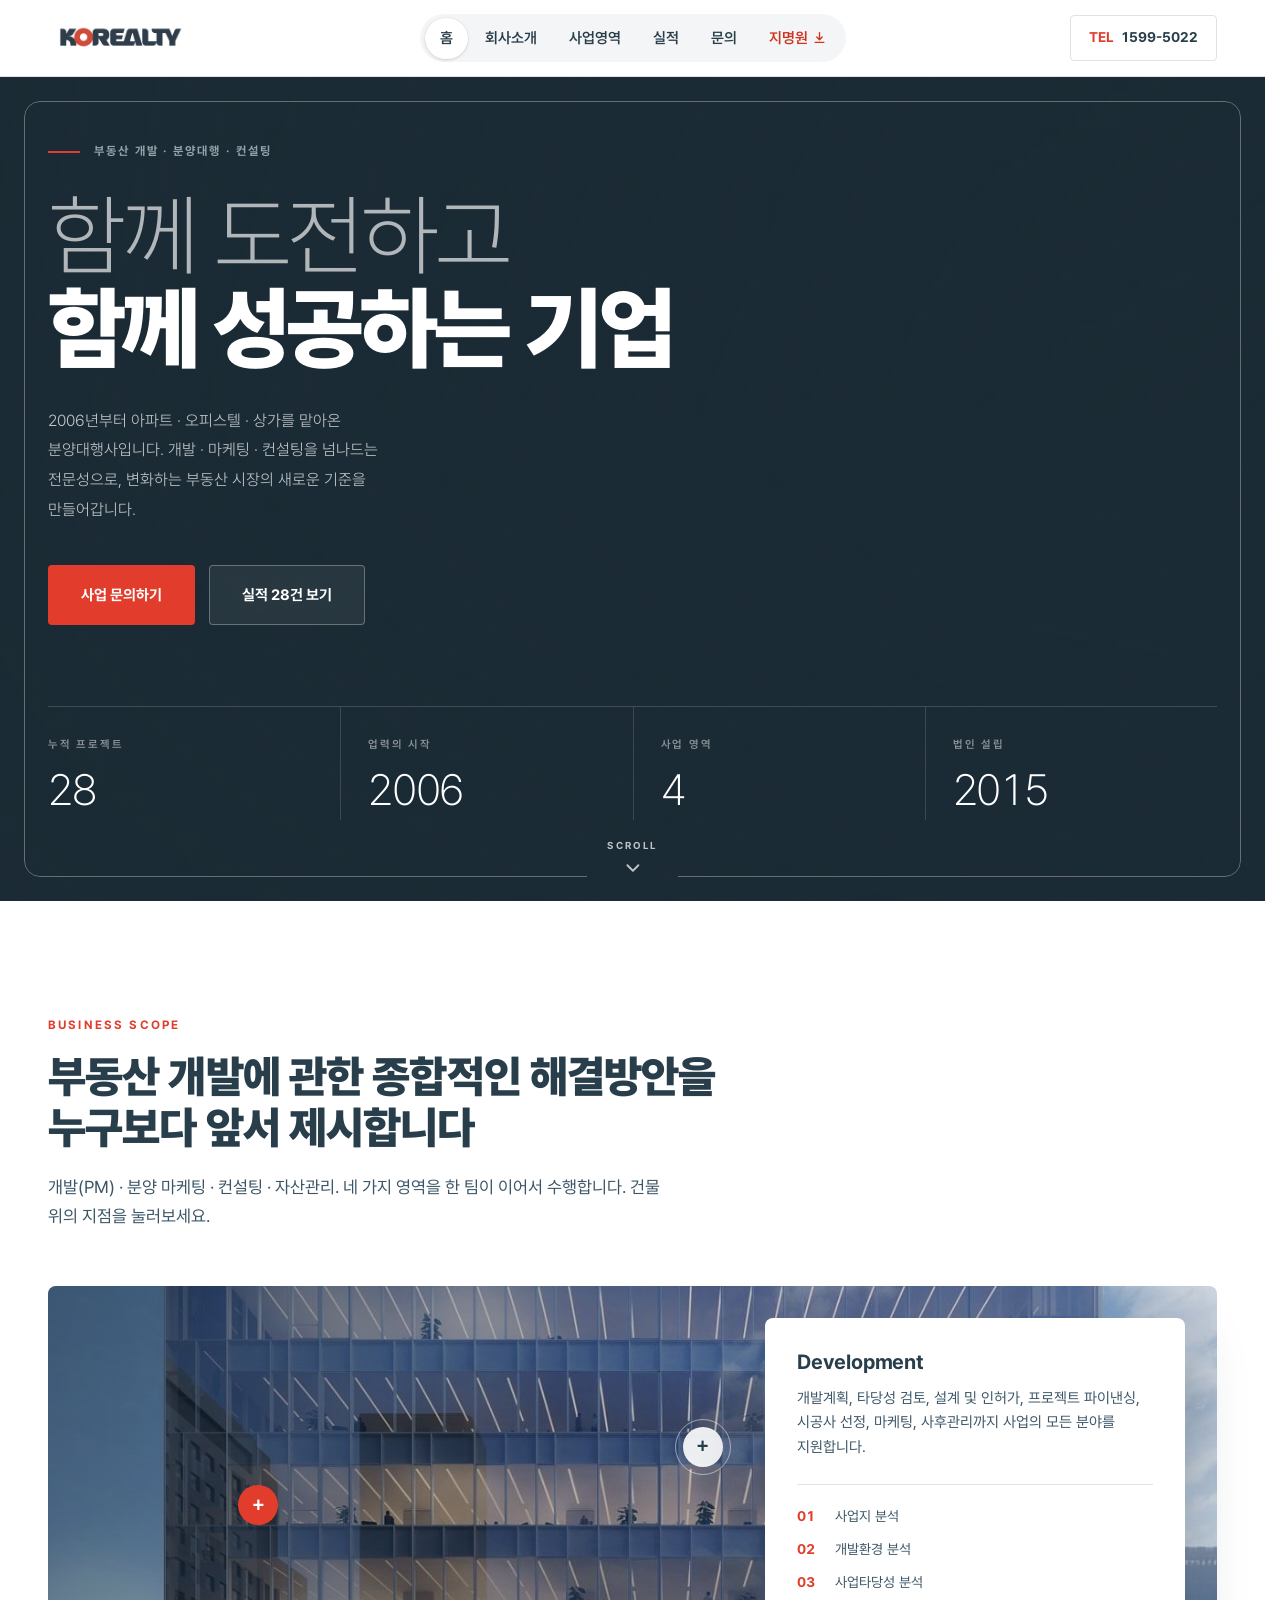
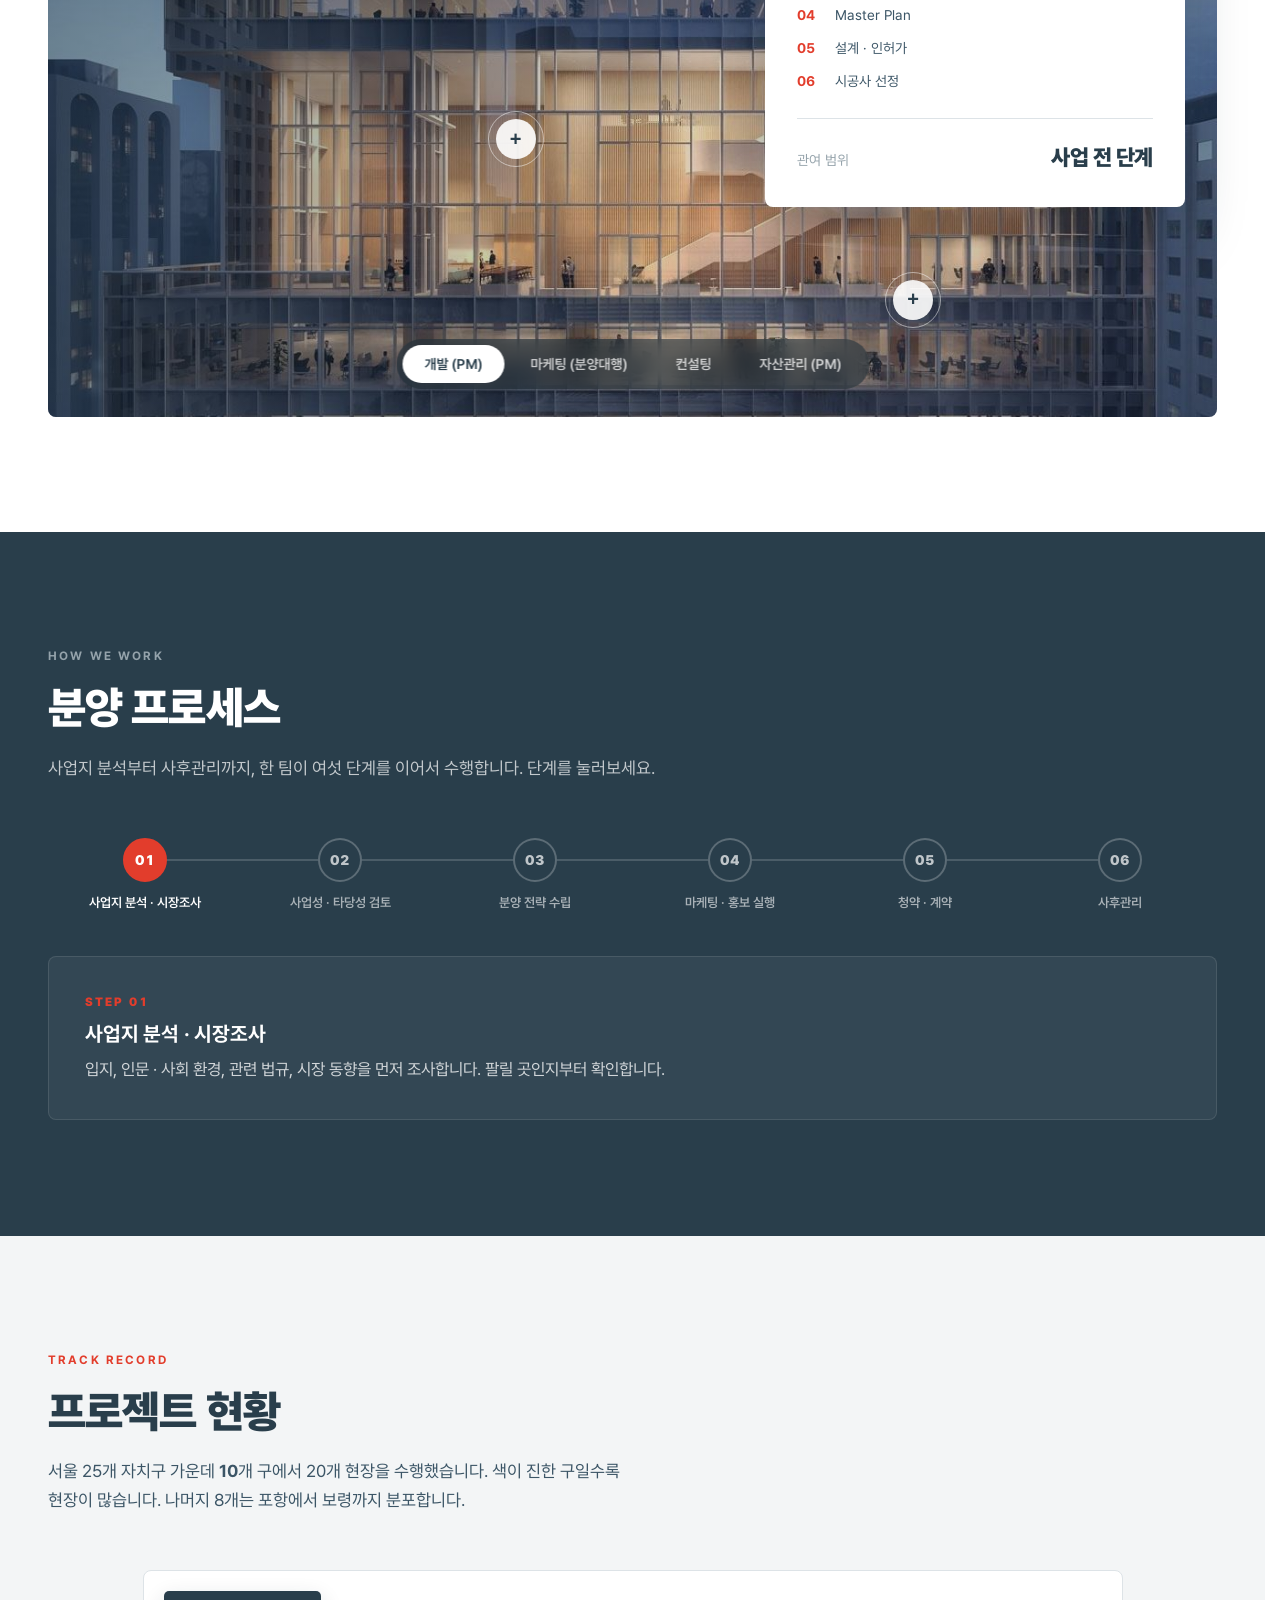
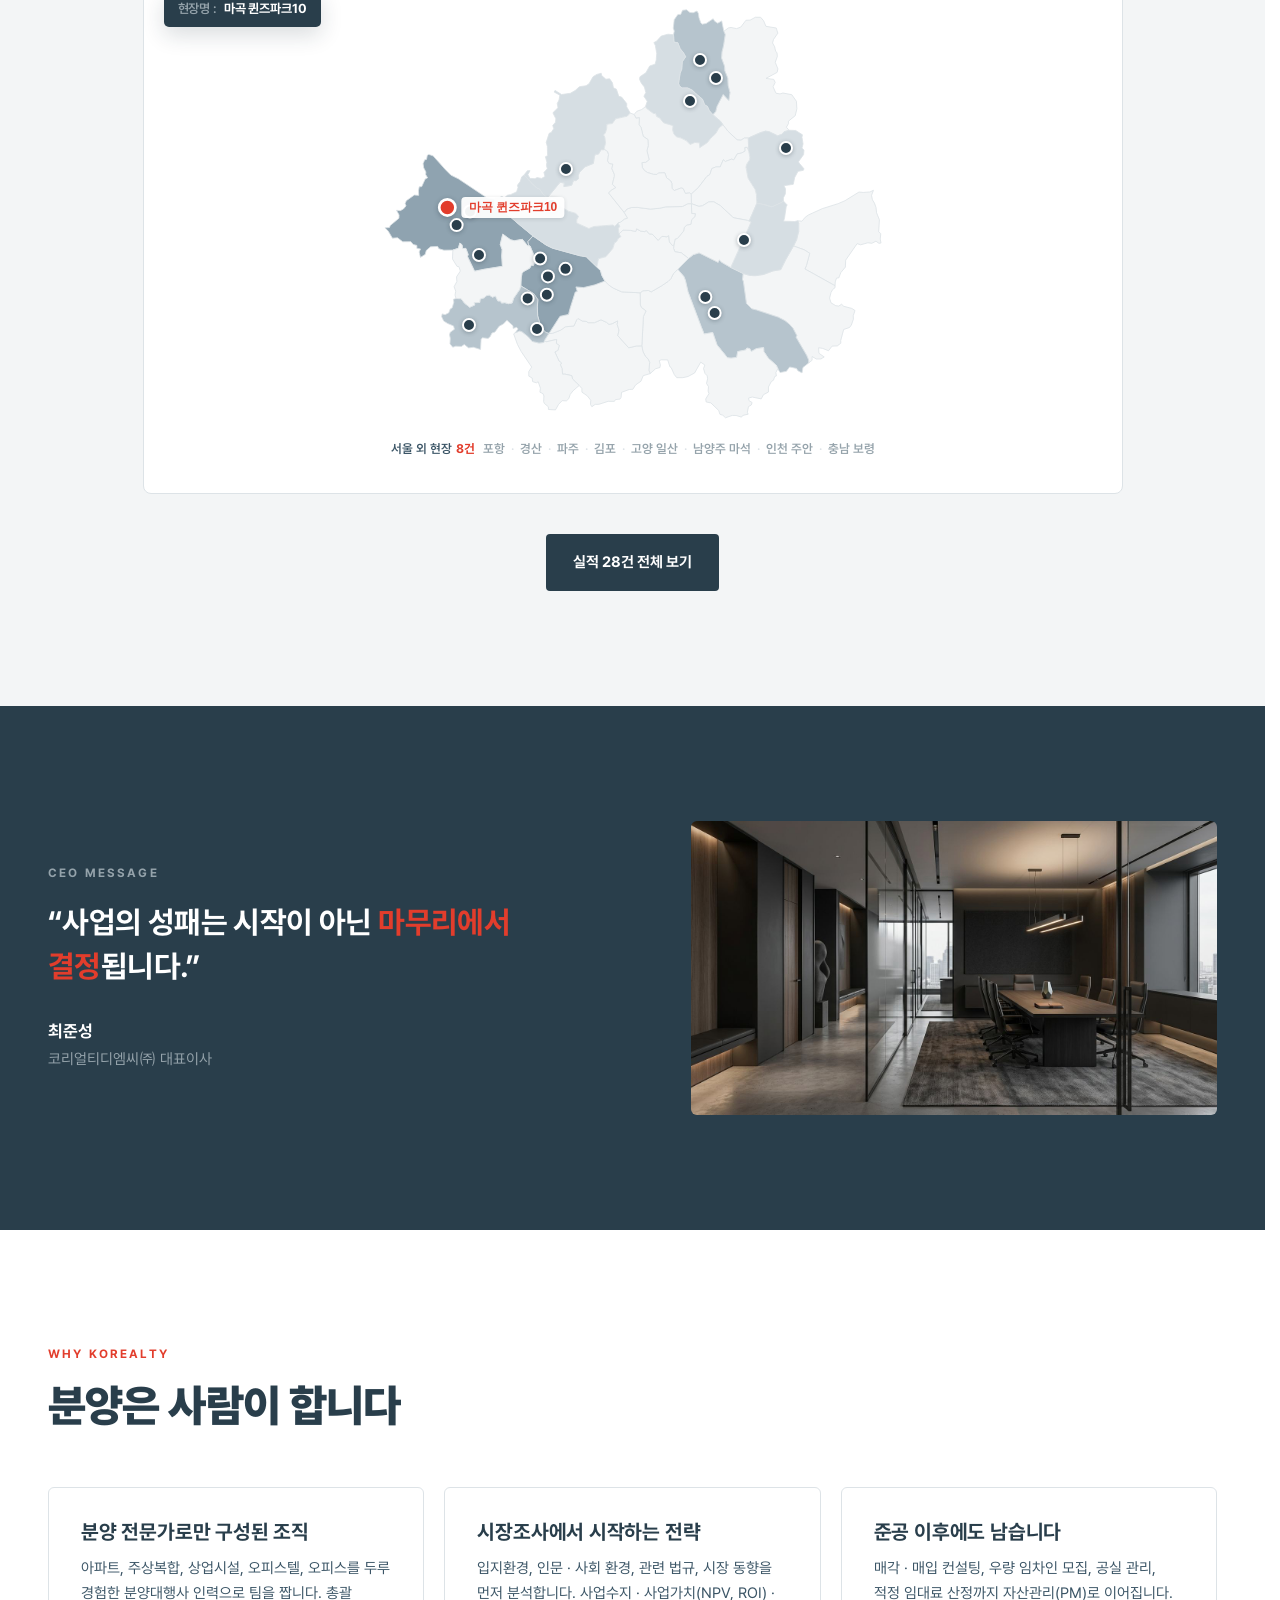
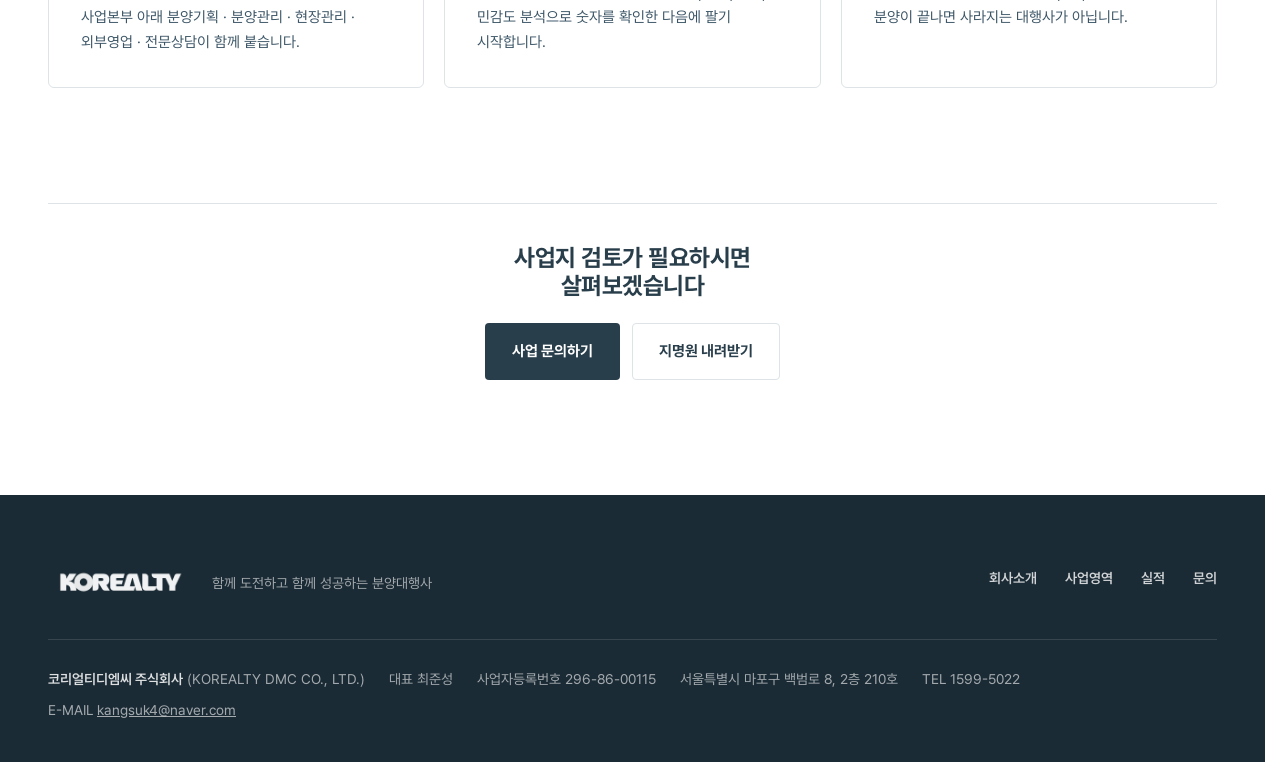
<file: index.html>
<!doctype html>
<html lang="ko">
<head>
<meta charset="utf-8">
<meta name="viewport" content="width=device-width, initial-scale=1">
<title>분양대행사 코리얼티디엠씨㈜ | 주거시설·상가 분양대행 전문</title>
<meta name="description" content="2006년부터 28건의 프로젝트를 수행한 분양대행사 코리얼티디엠씨㈜. 아파트·오피스텔·상가 분양대행과 개발(PM)·컨설팅·자산관리를 수행합니다.">
<link rel="canonical" href="https://korealty.co.kr/">
<meta name="robots" content="index, follow">
<meta name="theme-color" content="#293E4B">

<!-- 서치콘솔·웹마스터도구 소유확인. 지우면 소유확인이 풀린다. -->
<meta name="naver-site-verification" content="b4a408943be1022989c8192e4c42e92d9fa231ea">
<meta name="google-site-verification" content="91CmXohluw-G3XcsU_VaIm_crwM0UXr9X_GsUBnetQw">

<meta property="og:type" content="website">
<meta property="og:site_name" content="코리얼티디엠씨㈜">
<meta property="og:locale" content="ko_KR">
<meta property="og:url" content="https://korealty.co.kr/">
<meta property="og:title" content="분양대행사 코리얼티디엠씨㈜ | 주거시설·상가 분양대행 전문">
<meta property="og:description" content="2006년부터 28건의 프로젝트를 수행한 분양대행사 코리얼티디엠씨㈜. 아파트·오피스텔·상가 분양대행과 개발(PM)·컨설팅·자산관리를 수행합니다.">
<meta property="og:image" content="https://korealty.co.kr/assets/img/og.jpg">
<meta property="og:image:width" content="1200">
<meta property="og:image:height" content="630">
<meta name="twitter:card" content="summary_large_image">

<link rel="icon" type="image/png" sizes="32x32" href="assets/img/favicon-32.png?v=def091a5">
<link rel="apple-touch-icon" href="assets/img/favicon-180.png?v=a17d6f32">
<link rel="preload" as="font" type="font/woff2" href="assets/fonts/Pretendard-Bold.woff2?v=ff42c8d3" crossorigin>
<link rel="preload" as="image" href="assets/img/hero-city-poster.jpg" media="(max-width: 820px)">
<script>
document.documentElement.classList.add("js");
/* 히어로 인트로: 방문할 때마다 재생한다. 페인트 전에 미리 정해야
   "다 보였다가 갑자기 숨는" 역순 깜빡임이 없다(hero-intro.js는 defer라
   첫 페인트보다 늦게 실행될 수 있다). js/hero-intro.js가 로드 실패해도
   4초 뒤엔 스스로 풀려 콘텐츠가 영영 숨지 않는다. */
try {
  if (!window.matchMedia("(prefers-reduced-motion: reduce)").matches) {
    document.documentElement.classList.add("intro-pending");
    setTimeout(function () { document.documentElement.classList.remove("intro-pending"); }, 4000);
  }
} catch (e) {}
/* 히어로 3D 지도가 뜰 환경인지도 페인트 전에 미리 판단한다. 지도가 뜰
   환경이면 영상을 아예 처음부터 붙이지 않아야 한다 — js/hero-map.js는
   defer라 영상이 이미 그려진 뒤에 실행되고, 거기서 어두운 층을 덮으면
   그 사이 밝은 영상이 한 번 번쩍인다. 이 클래스가 걸려 있으면 본문의
   <video> 바로 아래 스크립트가 영상 주소를 붙이지 않는다.
   조건(데스크톱·WebGL)은 hero-map.js가 쓰는 것과 같은 값이어야 한다.
   지도가 실패하면 hero-map.js의 revert()가 이 클래스를 걷고 영상을 붙인다. */
try {
  /* 뒤에서 열린 탭은 이 시점에 창 폭이 아직 0으로 잡히기도 한다. 그 값으로
     "좁다"고 판단하면 데스크톱인데 영상이 붙는다. 그럴 땐 화면 폭으로 본다. */
  var wide = window.innerWidth
    ? !window.matchMedia("(max-width: 820px)").matches
    : screen.width > 820;
  var webgl = false;
  try {
    var c = document.createElement("canvas");
    webgl = !!(window.WebGLRenderingContext &&
      (c.getContext("webgl") || c.getContext("experimental-webgl")));
  } catch (e) {}
  if (wide && webgl) document.documentElement.classList.add("heromap-pending");
} catch (e) {}
</script>
<link rel="stylesheet" href="css/style.css">
<script type="application/ld+json">
{
  "@context": "https://schema.org",
  "@type": "Organization",
  "@id": "https://korealty.co.kr/#organization",
  "name": "코리얼티디엠씨 주식회사",
  "alternateName": "KOREALTY DMC CO., LTD.",
  "url": "https://korealty.co.kr/",
  "logo": "https://korealty.co.kr/assets/img/logo.png",
  "foundingDate": "2015-06-17",
  "founder": { "@type": "Person", "name": "최준성" },
  "telephone": "+82-1599-5022",
  "faxNumber": "+82-504-191-9365",
  "email": "kangsuk4@naver.com",
  "address": {
    "@type": "PostalAddress",
    "streetAddress": "백범로 8, 2층 210호",
    "addressLocality": "마포구",
    "addressRegion": "서울특별시",
    "addressCountry": "KR"
  },
  "description": "부동산 개발(PM), 분양대행 마케팅, 컨설팅, 자산관리를 수행하는 부동산 전문가 그룹."
}
</script>
</head>
<body>
<a class="skip" href="#main">본문 바로가기</a>

<header class="head">
  <div class="shell head__in">
    <a class="head__logo" href="/" aria-label="코리얼티디엠씨 홈">
      <img src="assets/img/logo.png" alt="KOREALTY" width="640" height="140">
    </a>
    <nav class="nav">
      <a href="/" aria-current="page">홈</a>
      <a href="about">회사소개</a>
      <a href="business">사업영역</a>
      <a href="portfolio">실적</a>
      <a href="contact">문의</a>
      <a class="nav__doc" href="assets/docs/코리얼티디엠씨_지명원.pdf?v=a355fb81" target="_blank" rel="noopener">지명원<svg viewBox="0 0 24 24" fill="none" stroke="currentColor" stroke-width="2.5" stroke-linecap="round" stroke-linejoin="round" aria-hidden="true"><path d="M12 3v12M7 11l5 5 5-5M4 21h16"/></svg></a>
    </nav>
    <a class="head__call" href="tel:15995022"><span>TEL</span> 1599-5022</a>
    <a class="head__tel" href="tel:15995022" aria-label="전화 걸기 1599-5022"><svg viewBox="0 0 24 24" fill="none" stroke="currentColor" stroke-width="2" stroke-linecap="round" stroke-linejoin="round" aria-hidden="true"><path d="M22 16.9v3a2 2 0 0 1-2.2 2 19.8 19.8 0 0 1-8.6-3.1 19.5 19.5 0 0 1-6-6A19.8 19.8 0 0 1 2.1 4.2 2 2 0 0 1 4.1 2h3a2 2 0 0 1 2 1.7c.1 1 .4 1.9.7 2.8a2 2 0 0 1-.5 2.1L8.1 9.9a16 16 0 0 0 6 6l1.3-1.3a2 2 0 0 1 2.1-.4c.9.3 1.8.6 2.8.7a2 2 0 0 1 1.7 2Z"/></svg></a>
    <button class="burger" type="button" aria-label="메뉴 열기" aria-expanded="false"><i></i><i></i><i></i></button>
  </div>
</header>

<main id="main">

  <!-- Hero: the company's own site, not a stock skyline -->
  <section class="hero">
    <div class="hero__media">
      <!-- 영상은 주소를 data-* 로만 들고 있다가, 지도가 뜨지 않을 환경에서만
           바로 아래 스크립트가 붙인다. 데스크톱(지도가 뜰 환경)에서는 영상도
           포스터도 아예 불러오지 않는다 — 화면에 없는 것은 번쩍일 수도 없고,
           보이지도 않을 영상을 내려받느라 첫 방문이 무거워지지도 않는다.
           지도가 끝내 실패하면 js/hero-map.js의 revert()가 같은 방식으로 붙인다.
           영상 파일을 바꾸면 ?v= 도 올린다(assets/video 는 30일 캐시). -->
      <video muted loop playsinline preload="none"
             data-src="assets/video/hero-city.mp4?v=2" data-poster="assets/img/hero-city-poster.jpg"></video>
      <script>
      (function () {
        if (document.documentElement.classList.contains("heromap-pending")) return;
        var v = document.currentScript.previousElementSibling;
        v.poster = v.getAttribute("data-poster");
        v.autoplay = true;
        v.src = v.getAttribute("data-src");
      })();
      </script>
      <noscript><img src="assets/img/hero-city-poster.jpg" alt=""></noscript>
      <!-- 데스크톱에서 WebGL이 되면 js/hero-map.js가 여기에 여의도 3D 지도를
           그린다. 안 되면(모바일·구형) 위 영상이 보인다. -->
      <div class="hero__map" data-hero-map aria-hidden="true"></div>
    </div>
    <!-- 세션당 처음 한 번, 프레임이 그려지며 0→100%가 오르고 100%가 되면
         숫자만 사라지고 아래 글이 나타난다(js/hero-intro.js). JS가 없거나
         reduced-motion이면 처음부터 그냥 다 보인다(hero__in 기본은 보임). -->
    <div class="hero__intro" data-hero-intro aria-hidden="true">
      <svg class="hero__intro-frame" data-intro-frame>
        <rect data-intro-rect pathLength="100"></rect>
      </svg>
      <div class="hero__intro-pct" data-intro-pct><span data-intro-pct-num>0</span>%</div>
    </div>
    <div class="shell hero__in" data-hero-content>
      <p class="eyebrow">부동산 개발 · 분양대행 · 컨설팅</p>
      <h1 class="h-display"><em>함께 도전하고</em><br>함께 성공하는 기업</h1>
      <p class="lede">2006년부터 아파트 · 오피스텔 · 상가를 맡아온 분양대행사입니다. 개발 · 마케팅 · 컨설팅을 넘나드는 전문성으로, 변화하는 부동산 시장의 새로운 기준을 만들어갑니다.</p>
      <div class="hero__cta">
        <a class="btn btn--primary" href="contact">사업 문의하기</a>
        <a class="btn btn--ghost" href="portfolio">실적 28건 보기</a>
      </div>

      <dl class="hero__stats num">
        <div><dt>누적 프로젝트</dt><dd data-count-up>28</dd></div>
        <div><dt>업력의 시작</dt><dd>2006</dd></div>
        <div><dt>사업 영역</dt><dd data-count-up>4</dd></div>
        <div><dt>법인 설립</dt><dd>2015</dd></div>
      </dl>
    </div>
    <a class="hero__scroll" href="#scope" aria-label="아래로 스크롤">
      <span>SCROLL</span>
      <svg viewBox="0 0 24 24" fill="none" stroke="currentColor" stroke-width="2" stroke-linecap="round" stroke-linejoin="round" aria-hidden="true"><path d="M6 9l6 6 6-6"/></svg>
    </a>
  </section>

  <!-- Signature 1: the four business lines, read off one building -->
  <section class="sec" id="scope">
    <div class="shell">
      <div class="sec__head rise">
        <p class="eyebrow">Business Scope</p>
        <h2 class="h-section">부동산 개발에 관한 종합적인 해결방안을<br class="br-wide"> 누구보다 앞서 제시합니다</h2>
        <p class="lede">개발(PM) · 분양 마케팅 · 컨설팅 · 자산관리. 네 가지 영역을 한 팀이 이어서 수행합니다. 건물 위의 지점을 눌러보세요.</p>
      </div>

      <div class="scope__wrap rise" data-scope>
        <div class="scope">
          <img class="scope__img" src="assets/img/building.jpg" alt="업무시설 외관" width="1280" height="1280" loading="lazy" decoding="async">
          <div class="scope__tabs" role="tablist" aria-label="사업 영역" data-scope-tabs></div>
        </div>
        <div class="scope__card" data-scope-card></div>
      </div>
    </div>
  </section>

  <!-- Process: the end-to-end 분양 journey, one step at a time -->
  <section class="sec sec--navy" id="process">
    <div class="shell">
      <div class="sec__head rise">
        <p class="eyebrow">How We Work</p>
        <h2 class="h-section">분양 프로세스</h2>
        <p class="lede">사업지 분석부터 사후관리까지, 한 팀이 여섯 단계를 이어서 수행합니다. 단계를 눌러보세요.</p>
      </div>
      <div class="proc rise" data-proc>
        <ol class="proc__steps" role="tablist" aria-label="분양 프로세스 단계"></ol>
        <div class="proc__panel" data-proc-panel aria-live="polite"></div>
      </div>
    </div>
  </section>

  <!-- Signature 2: the portfolio, drawn from the only spec every sheet records -->
  <section class="sec sec--paper">
    <div class="shell">
      <div class="sec__head rise">
        <p class="eyebrow">Track Record</p>
        <h2 class="h-section">프로젝트 현황</h2>
        <p class="lede">서울 25개 자치구 가운데 <b data-gu-count>10</b>개 구에서 20개 현장을 수행했습니다. <span class="only-map">색이 진한 구일수록 현장이 많습니다.</span> 나머지 8개는 포항에서 보령까지 분포합니다.</p>
      </div>

      <!-- 좁은 화면에서는 지도 대신 이 커버플로우가 뜬다. 지도의 핀은 14px 이라
           손가락으로 짚기 어렵고, 작은 화면에서는 구 경계도 잘 안 읽힌다. -->
      <div class="cover--only-narrow rise" data-cover="1,2,3,13,18,19"></div>

      <div class="map__wrap rise" data-map-wrap>
        <div class="map" data-map></div>
        <div class="map__card" data-map-card></div>
        <div class="map__away">
          <span>서울 외 현장<b>8건</b></span>
          <span>포항</span><span>경산</span><span>파주</span><span>김포</span>
          <span>고양 일산</span><span>남양주 마석</span><span>인천 주안</span><span>충남 보령</span>
        </div>
      </div>

      <div class="sec__cta">
        <a class="btn btn--navy" href="portfolio">실적 28건 전체 보기</a>
      </div>
    </div>
  </section>

  <!-- CEO: the one sentence that is actually theirs -->
  <section class="sec sec--navy">
    <div class="shell">
      <figure class="quote rise">
        <div>
          <p class="eyebrow">CEO Message</p>
          <blockquote>“사업의 성패는 시작이 아닌 <span>마무리에서 결정</span>됩니다.”</blockquote>
          <figcaption>
            <b>최준성</b>
            코리얼티디엠씨㈜ 대표이사
          </figcaption>
        </div>
        <img src="assets/img/office.jpg" alt="" width="1376" height="768" loading="lazy" decoding="async">
      </figure>
    </div>
  </section>

  <!-- Why: claims the profile can back up -->
  <section class="sec">
    <div class="shell">
      <div class="sec__head rise">
        <p class="eyebrow">Why KOREALTY</p>
        <h2 class="h-section">분양은 사람이 합니다</h2>
      </div>
      <div class="grid grid--3">
        <article class="card rise">
          <h3 class="h-card">분양 전문가로만 구성된 조직</h3>
          <p>아파트, 주상복합, 상업시설, 오피스텔, 오피스를 두루 경험한 분양대행사 인력으로 팀을 짭니다. 총괄 사업본부 아래 분양기획 · 분양관리 · 현장관리 · 외부영업 · 전문상담이 함께 붙습니다.</p>
        </article>
        <article class="card rise">
          <h3 class="h-card">시장조사에서 시작하는 전략</h3>
          <p>입지환경, 인문 · 사회 환경, 관련 법규, 시장 동향을 먼저 분석합니다. 사업수지 · 사업가치(NPV, ROI) · 민감도 분석으로 숫자를 확인한 다음에 팔기 시작합니다.</p>
        </article>
        <article class="card rise">
          <h3 class="h-card">준공 이후에도 남습니다</h3>
          <p>매각 · 매입 컨설팅, 우량 임차인 모집, 공실 관리, 적정 임대료 산정까지 자산관리(PM)로 이어집니다. 분양이 끝나면 사라지는 대행사가 아닙니다.</p>
        </article>
      </div>
    </div>
  </section>

  <!-- 마지막 권유. 히어로에서 한 번 물었고, 여기까지 읽은 사람에게 한 번 더 묻는다. -->
  <section class="sec sec--band">
    <div class="shell">
      <div class="band rise">
        <h2>사업지 검토가 필요하시면 살펴보겠습니다</h2>
        <div class="band__cta">
          <a class="btn btn--navy" href="contact">사업 문의하기</a>
          <a class="btn btn--line" href="assets/docs/코리얼티디엠씨_지명원.pdf?v=a355fb81" target="_blank" rel="noopener">지명원 내려받기</a>
        </div>
      </div>
    </div>
  </section>

</main>

<footer class="foot">
  <div class="shell">
    <div class="foot__top">
      <div class="foot__logo">
        <img src="assets/img/logo-white.png" alt="KOREALTY" width="640" height="140" loading="lazy" decoding="async">
        <div>함께 도전하고 함께 성공하는 분양대행사</div>
      </div>
      <nav class="foot__links">
        <a href="about">회사소개</a>
        <a href="business">사업영역</a>
        <a href="portfolio">실적</a>
        <a href="contact">문의</a>
      </nav>
    </div>
    <div class="foot__bot">
      <span><b>코리얼티디엠씨 주식회사</b> (KOREALTY DMC CO., LTD.)</span>
      <span>대표 최준성</span>
      <span>사업자등록번호 296-86-00115</span>
      <span>서울특별시 마포구 백범로 8, 2층 210호</span>
      <span>TEL 1599-5022</span>
      <span>E-MAIL <a href="mailto:kangsuk4@naver.com" style="text-decoration:underline">kangsuk4@naver.com</a></span>
    </div>
  </div>
</footer>

<script src="js/data.js"></script>
<script src="js/map.js"></script>
<script src="js/main.js"></script>
<script src="js/hero-intro.js" defer></script>
<script src="js/hero-map.js" defer></script>
<script src="js/cover.js" defer></script>
</body>
</html>
</file>
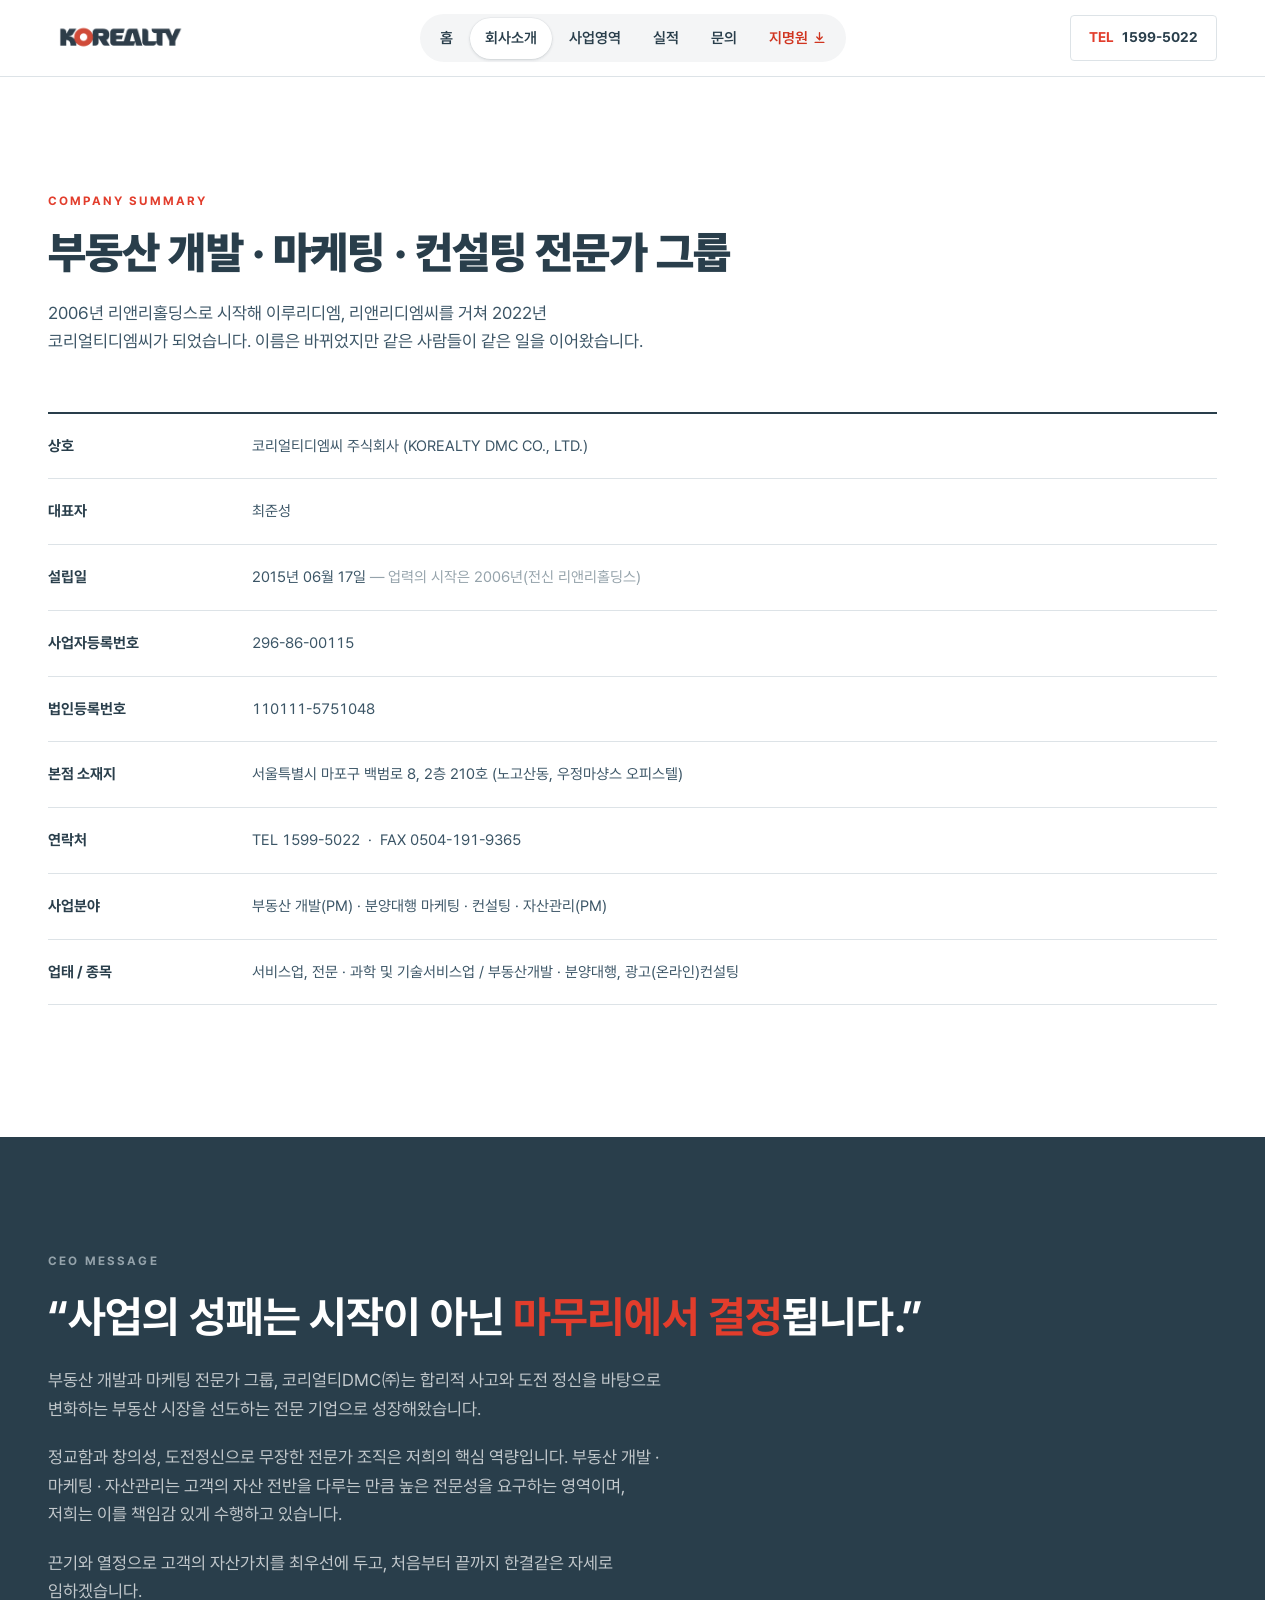
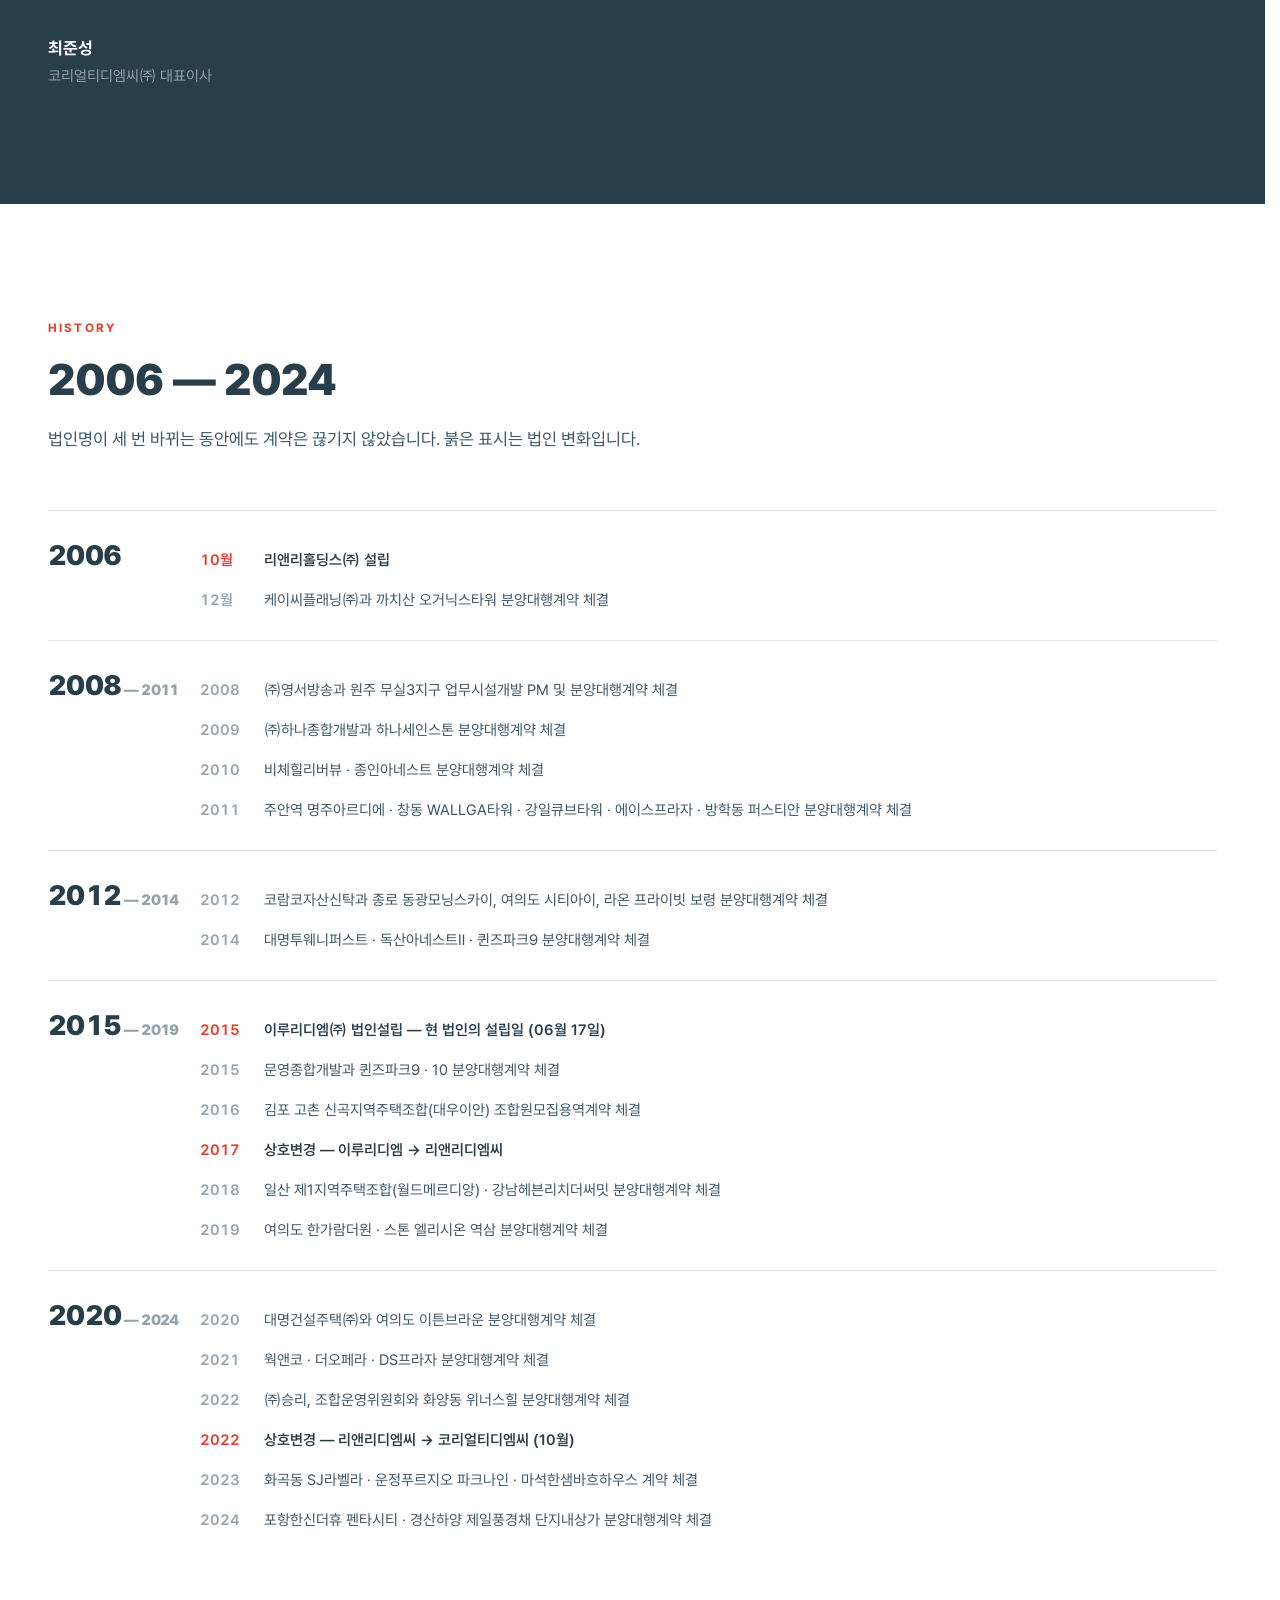
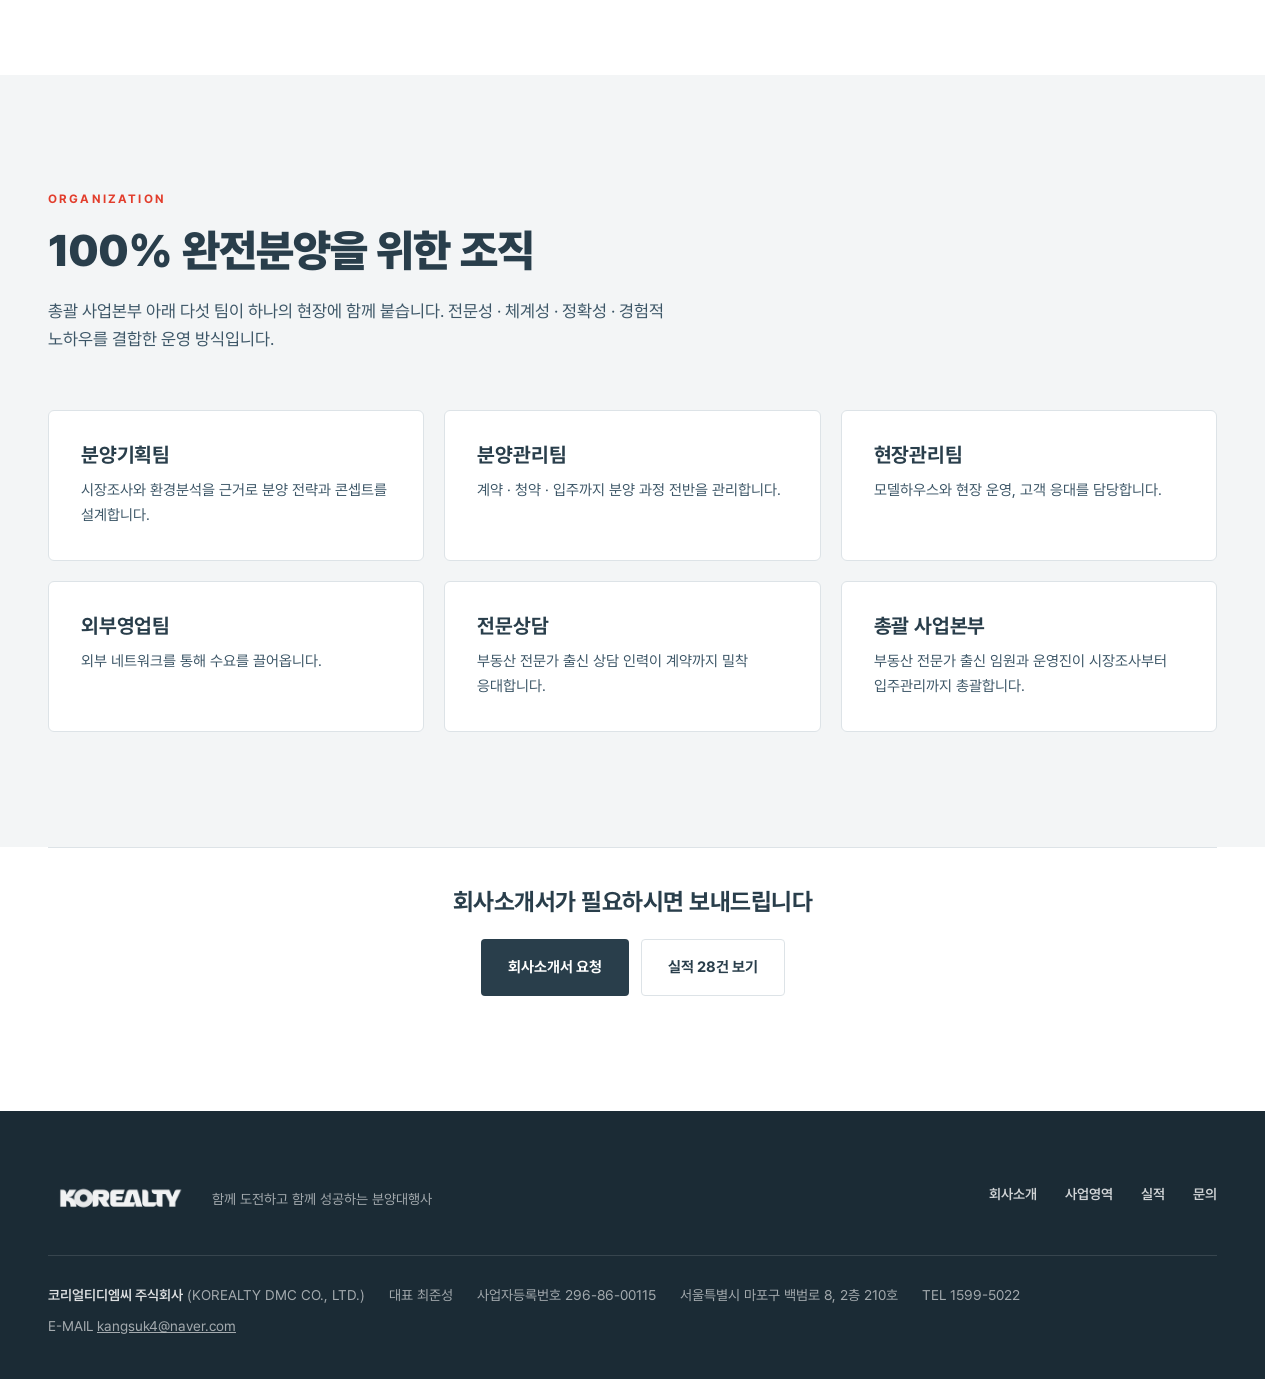
<file: about.html>
<!doctype html>
<html lang="ko">
<head>
<meta charset="utf-8">
<meta name="viewport" content="width=device-width, initial-scale=1">
<title>회사소개 | 분양대행사 코리얼티디엠씨㈜</title>
<meta name="description" content="2006년 리앤리홀딩스로 시작해 2022년 코리얼티디엠씨가 되었습니다. 분양 전문가로 구성된 조직과 연혁, 대표 인사말을 소개합니다.">
<link rel="canonical" href="https://korealty.co.kr/about">
<meta name="robots" content="index, follow">
<meta name="theme-color" content="#293E4B">

<meta property="og:type" content="website">
<meta property="og:site_name" content="코리얼티디엠씨㈜">
<meta property="og:locale" content="ko_KR">
<meta property="og:url" content="https://korealty.co.kr/about">
<meta property="og:title" content="회사소개 | 분양대행사 코리얼티디엠씨㈜">
<meta property="og:description" content="2006년 리앤리홀딩스로 시작해 2022년 코리얼티디엠씨가 되었습니다. 분양 전문가로 구성된 조직과 연혁, 대표 인사말을 소개합니다.">
<meta property="og:image" content="https://korealty.co.kr/assets/img/og.jpg">
<meta property="og:image:width" content="1200">
<meta property="og:image:height" content="630">
<meta name="twitter:card" content="summary_large_image">

<link rel="icon" type="image/png" sizes="32x32" href="assets/img/favicon-32.png?v=def091a5">
<link rel="apple-touch-icon" href="assets/img/favicon-180.png?v=a17d6f32">
<link rel="preload" as="font" type="font/woff2" href="assets/fonts/Pretendard-Bold.woff2?v=ff42c8d3" crossorigin>
<script>document.documentElement.classList.add("js")</script>
<link rel="stylesheet" href="css/style.css">

<script type="application/ld+json">
{
  "@context": "https://schema.org",
  "@type": "BreadcrumbList",
  "itemListElement": [
    { "@type": "ListItem", "position": 1, "name": "홈", "item": "https://korealty.co.kr/" },
    { "@type": "ListItem", "position": 2, "name": "회사소개", "item": "https://korealty.co.kr/about" }
  ]
}
</script>
</head>
<body>
<a class="skip" href="#main">본문 바로가기</a>

<header class="head">
  <div class="shell head__in">
    <a class="head__logo" href="/" aria-label="코리얼티디엠씨 홈">
      <img src="assets/img/logo.png" alt="KOREALTY" width="640" height="140">
    </a>
    <nav class="nav">
      <a href="/">홈</a>
      <a href="about" aria-current="page">회사소개</a>
      <a href="business">사업영역</a>
      <a href="portfolio">실적</a>
      <a href="contact">문의</a>
      <a class="nav__doc" href="assets/docs/코리얼티디엠씨_지명원.pdf?v=a355fb81" target="_blank" rel="noopener">지명원<svg viewBox="0 0 24 24" fill="none" stroke="currentColor" stroke-width="2.5" stroke-linecap="round" stroke-linejoin="round" aria-hidden="true"><path d="M12 3v12M7 11l5 5 5-5M4 21h16"/></svg></a>
    </nav>
    <a class="head__call" href="tel:15995022"><span>TEL</span> 1599-5022</a>
    <a class="head__tel" href="tel:15995022" aria-label="전화 걸기 1599-5022"><svg viewBox="0 0 24 24" fill="none" stroke="currentColor" stroke-width="2" stroke-linecap="round" stroke-linejoin="round" aria-hidden="true"><path d="M22 16.9v3a2 2 0 0 1-2.2 2 19.8 19.8 0 0 1-8.6-3.1 19.5 19.5 0 0 1-6-6A19.8 19.8 0 0 1 2.1 4.2 2 2 0 0 1 4.1 2h3a2 2 0 0 1 2 1.7c.1 1 .4 1.9.7 2.8a2 2 0 0 1-.5 2.1L8.1 9.9a16 16 0 0 0 6 6l1.3-1.3a2 2 0 0 1 2.1-.4c.9.3 1.8.6 2.8.7a2 2 0 0 1 1.7 2Z"/></svg></a>
    <button class="burger" type="button" aria-label="메뉴 열기" aria-expanded="false"><i></i><i></i><i></i></button>
  </div>
</header>

<main id="main">

  <section class="sec">
    <div class="shell">
      <div class="sec__head">
        <p class="eyebrow">Company Summary</p>
        <h1 class="h-section">부동산 개발 · 마케팅 · 컨설팅 전문가 그룹</h1>
        <p class="lede">2006년 리앤리홀딩스로 시작해 이루리디엠, 리앤리디엠씨를 거쳐 2022년 코리얼티디엠씨가 되었습니다. 이름은 바뀌었지만 같은 사람들이 같은 일을 이어왔습니다.</p>
      </div>

      <dl class="facts">
        <div class="facts__row"><dt>상호</dt><dd>코리얼티디엠씨 주식회사 (KOREALTY DMC CO., LTD.)</dd></div>
        <div class="facts__row"><dt>대표자</dt><dd>최준성</dd></div>
        <div class="facts__row"><dt>설립일</dt><dd>2015년 06월 17일 <span class="facts__note">— 업력의 시작은 2006년(전신 리앤리홀딩스)</span></dd></div>
        <div class="facts__row"><dt>사업자등록번호</dt><dd class="num">296-86-00115</dd></div>
        <div class="facts__row"><dt>법인등록번호</dt><dd class="num">110111-5751048</dd></div>
        <div class="facts__row"><dt>본점 소재지</dt><dd>서울특별시 마포구 백범로 8, 2층 210호 (노고산동, 우정마샹스 오피스텔)</dd></div>
        <div class="facts__row"><dt>연락처</dt><dd class="num">TEL 1599-5022 &nbsp;·&nbsp; FAX 0504-191-9365</dd></div>
        <div class="facts__row"><dt>사업분야</dt><dd>부동산 개발(PM) · 분양대행 마케팅 · 컨설팅 · 자산관리(PM)</dd></div>
        <div class="facts__row"><dt>업태 / 종목</dt><dd>서비스업, 전문 · 과학 및 기술서비스업 / 부동산개발 · 분양대행, 광고(온라인)컨설팅</dd></div>
      </dl>
    </div>
  </section>

  <section class="sec sec--navy">
    <div class="shell">
      <figure class="quote quote--plain rise">
        <div>
          <p class="eyebrow">CEO Message</p>
          <blockquote>“사업의 성패는 시작이 아닌 <span>마무리에서 결정</span>됩니다.”</blockquote>
          <p class="lede">부동산 개발과 마케팅 전문가 그룹, 코리얼티DMC㈜는 합리적 사고와 도전 정신을 바탕으로 변화하는 부동산 시장을 선도하는 전문 기업으로 성장해왔습니다.</p>
          <p class="lede">정교함과 창의성, 도전정신으로 무장한 전문가 조직은 저희의 핵심 역량입니다. 부동산 개발 · 마케팅 · 자산관리는 고객의 자산 전반을 다루는 만큼 높은 전문성을 요구하는 영역이며, 저희는 이를 책임감 있게 수행하고 있습니다.</p>
          <p class="lede">끈기와 열정으로 고객의 자산가치를 최우선에 두고, 처음부터 끝까지 한결같은 자세로 임하겠습니다.</p>
          <figcaption>
            <b>최준성</b>
            코리얼티디엠씨㈜ 대표이사
          </figcaption>
        </div>
      </figure>
    </div>
  </section>

  <!-- History: a real sequence, so the years carry the structure -->
  <section class="sec">
    <div class="shell">
      <div class="sec__head rise">
        <p class="eyebrow">History</p>
        <h2 class="h-section">2006 — 2024</h2>
        <p class="lede">법인명이 세 번 바뀌는 동안에도 계약은 끊기지 않았습니다. 붉은 표시는 법인 변화입니다.</p>
      </div>

      <div class="hist rise">
        <div class="hist__row">
          <div class="hist__yr">2006</div>
          <ul class="hist__list">
            <li class="is-key"><b>10월</b><span>리앤리홀딩스㈜ 설립</span></li>
            <li><b>12월</b><span>케이씨플래닝㈜과 까치산 오거닉스타워 분양대행계약 체결</span></li>
          </ul>
        </div>
        <div class="hist__row">
          <div class="hist__yr">2008<span class="hist__to"> — 2011</span></div>
          <ul class="hist__list">
            <li><b>2008</b><span>㈜영서방송과 원주 무실3지구 업무시설개발 PM 및 분양대행계약 체결</span></li>
            <li><b>2009</b><span>㈜하나종합개발과 하나세인스톤 분양대행계약 체결</span></li>
            <li><b>2010</b><span>비체힐리버뷰 · 종인아네스트 분양대행계약 체결</span></li>
            <li><b>2011</b><span>주안역 명주아르디에 · 창동 WALLGA타워 · 강일큐브타워 · 에이스프라자 · 방학동 퍼스티안 분양대행계약 체결</span></li>
          </ul>
        </div>
        <div class="hist__row">
          <div class="hist__yr">2012<span class="hist__to"> — 2014</span></div>
          <ul class="hist__list">
            <li><b>2012</b><span>코람코자산신탁과 종로 동광모닝스카이, 여의도 시티아이, 라온 프라이빗 보령 분양대행계약 체결</span></li>
            <li><b>2014</b><span>대명투웨니퍼스트 · 독산아네스트Ⅱ · 퀸즈파크9 분양대행계약 체결</span></li>
          </ul>
        </div>
        <div class="hist__row">
          <div class="hist__yr">2015<span class="hist__to"> — 2019</span></div>
          <ul class="hist__list">
            <li class="is-key"><b>2015</b><span>이루리디엠㈜ 법인설립 — 현 법인의 설립일 (06월 17일)</span></li>
            <li><b>2015</b><span>문영종합개발과 퀸즈파크9 · 10 분양대행계약 체결</span></li>
            <li><b>2016</b><span>김포 고촌 신곡지역주택조합(대우이안) 조합원모집용역계약 체결</span></li>
            <li class="is-key"><b>2017</b><span>상호변경 — 이루리디엠 → 리앤리디엠씨</span></li>
            <li><b>2018</b><span>일산 제1지역주택조합(월드메르디앙) · 강남헤븐리치더써밋 분양대행계약 체결</span></li>
            <li><b>2019</b><span>여의도 한가람더원 · 스톤 엘리시온 역삼 분양대행계약 체결</span></li>
          </ul>
        </div>
        <div class="hist__row">
          <div class="hist__yr">2020<span class="hist__to"> — 2024</span></div>
          <ul class="hist__list">
            <li><b>2020</b><span>대명건설주택㈜와 여의도 이튼브라운 분양대행계약 체결</span></li>
            <li><b>2021</b><span>웍앤코 · 더오페라 · DS프라자 분양대행계약 체결</span></li>
            <li><b>2022</b><span>㈜승리, 조합운영위원회와 화양동 위너스힐 분양대행계약 체결</span></li>
            <li class="is-key"><b>2022</b><span>상호변경 — 리앤리디엠씨 → 코리얼티디엠씨 (10월)</span></li>
            <li><b>2023</b><span>화곡동 SJ라벨라 · 운정푸르지오 파크나인 · 마석한샘바흐하우스 계약 체결</span></li>
            <li><b>2024</b><span>포항한신더휴 펜타시티 · 경산하양 제일풍경채 단지내상가 분양대행계약 체결</span></li>
          </ul>
        </div>
      </div>
    </div>
  </section>

  <section class="sec sec--paper">
    <div class="shell">
      <div class="sec__head rise">
        <p class="eyebrow">Organization</p>
        <h2 class="h-section">100% 완전분양을 위한 조직</h2>
        <p class="lede">총괄 사업본부 아래 다섯 팀이 하나의 현장에 함께 붙습니다. 전문성 · 체계성 · 정확성 · 경험적 노하우를 결합한 운영 방식입니다.</p>
      </div>
      <div class="grid grid--3">
        <article class="card rise"><h3 class="h-card">분양기획팀</h3><p>시장조사와 환경분석을 근거로 분양 전략과 콘셉트를 설계합니다.</p></article>
        <article class="card rise"><h3 class="h-card">분양관리팀</h3><p>계약 · 청약 · 입주까지 분양 과정 전반을 관리합니다.</p></article>
        <article class="card rise"><h3 class="h-card">현장관리팀</h3><p>모델하우스와 현장 운영, 고객 응대를 담당합니다.</p></article>
        <article class="card rise"><h3 class="h-card">외부영업팀</h3><p>외부 네트워크를 통해 수요를 끌어옵니다.</p></article>
        <article class="card rise"><h3 class="h-card">전문상담</h3><p>부동산 전문가 출신 상담 인력이 계약까지 밀착 응대합니다.</p></article>
        <article class="card rise"><h3 class="h-card">총괄 사업본부</h3><p>부동산 전문가 출신 임원과 운영진이 시장조사부터 입주관리까지 총괄합니다.</p></article>
      </div>
    </div>
  </section>

  <section class="sec sec--band">
    <div class="shell">
      <div class="band rise">
        <h2>회사소개서가 필요하시면 보내드립니다</h2>
        <div class="band__cta">
          <a class="btn btn--navy" href="mailto:kangsuk4@naver.com?subject=%5B%ED%9A%8C%EC%82%AC%EC%86%8C%EA%B0%9C%EC%84%9C%20%EC%9A%94%EC%B2%AD%5D%20">회사소개서 요청</a>
          <a class="btn btn--line" href="portfolio">실적 28건 보기</a>
        </div>
      </div>
    </div>
  </section>

</main>

<footer class="foot">
  <div class="shell">
    <div class="foot__top">
      <div class="foot__logo">
        <img src="assets/img/logo-white.png" alt="KOREALTY" width="640" height="140" loading="lazy" decoding="async">
        <div>함께 도전하고 함께 성공하는 분양대행사</div>
      </div>
      <nav class="foot__links">
        <a href="about">회사소개</a>
        <a href="business">사업영역</a>
        <a href="portfolio">실적</a>
        <a href="contact">문의</a>
      </nav>
    </div>
    <div class="foot__bot">
      <span><b>코리얼티디엠씨 주식회사</b> (KOREALTY DMC CO., LTD.)</span>
      <span>대표 최준성</span>
      <span>사업자등록번호 296-86-00115</span>
      <span>서울특별시 마포구 백범로 8, 2층 210호</span>
      <span>TEL 1599-5022</span>
      <span>E-MAIL <a href="mailto:kangsuk4@naver.com" style="text-decoration:underline">kangsuk4@naver.com</a></span>
    </div>
  </div>
</footer>

<script src="js/main.js"></script>
</body>
</html>
</file>
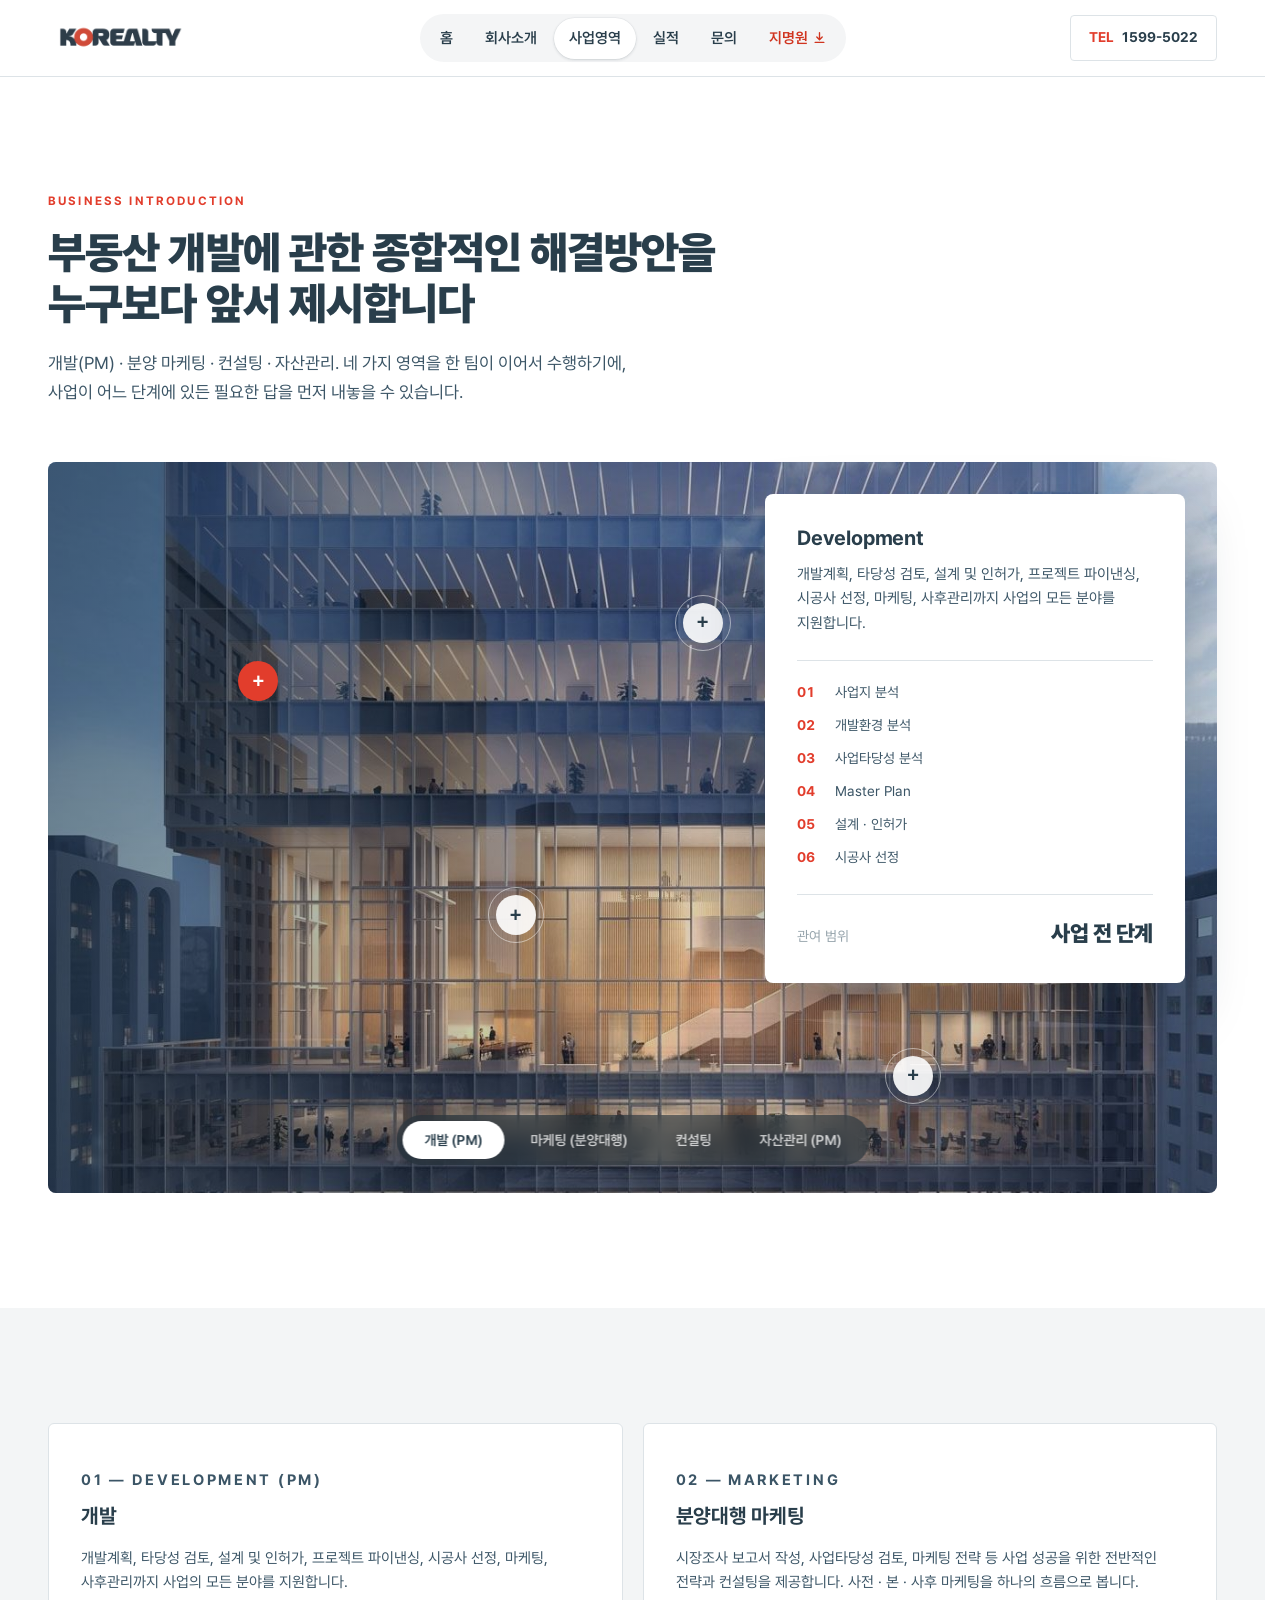
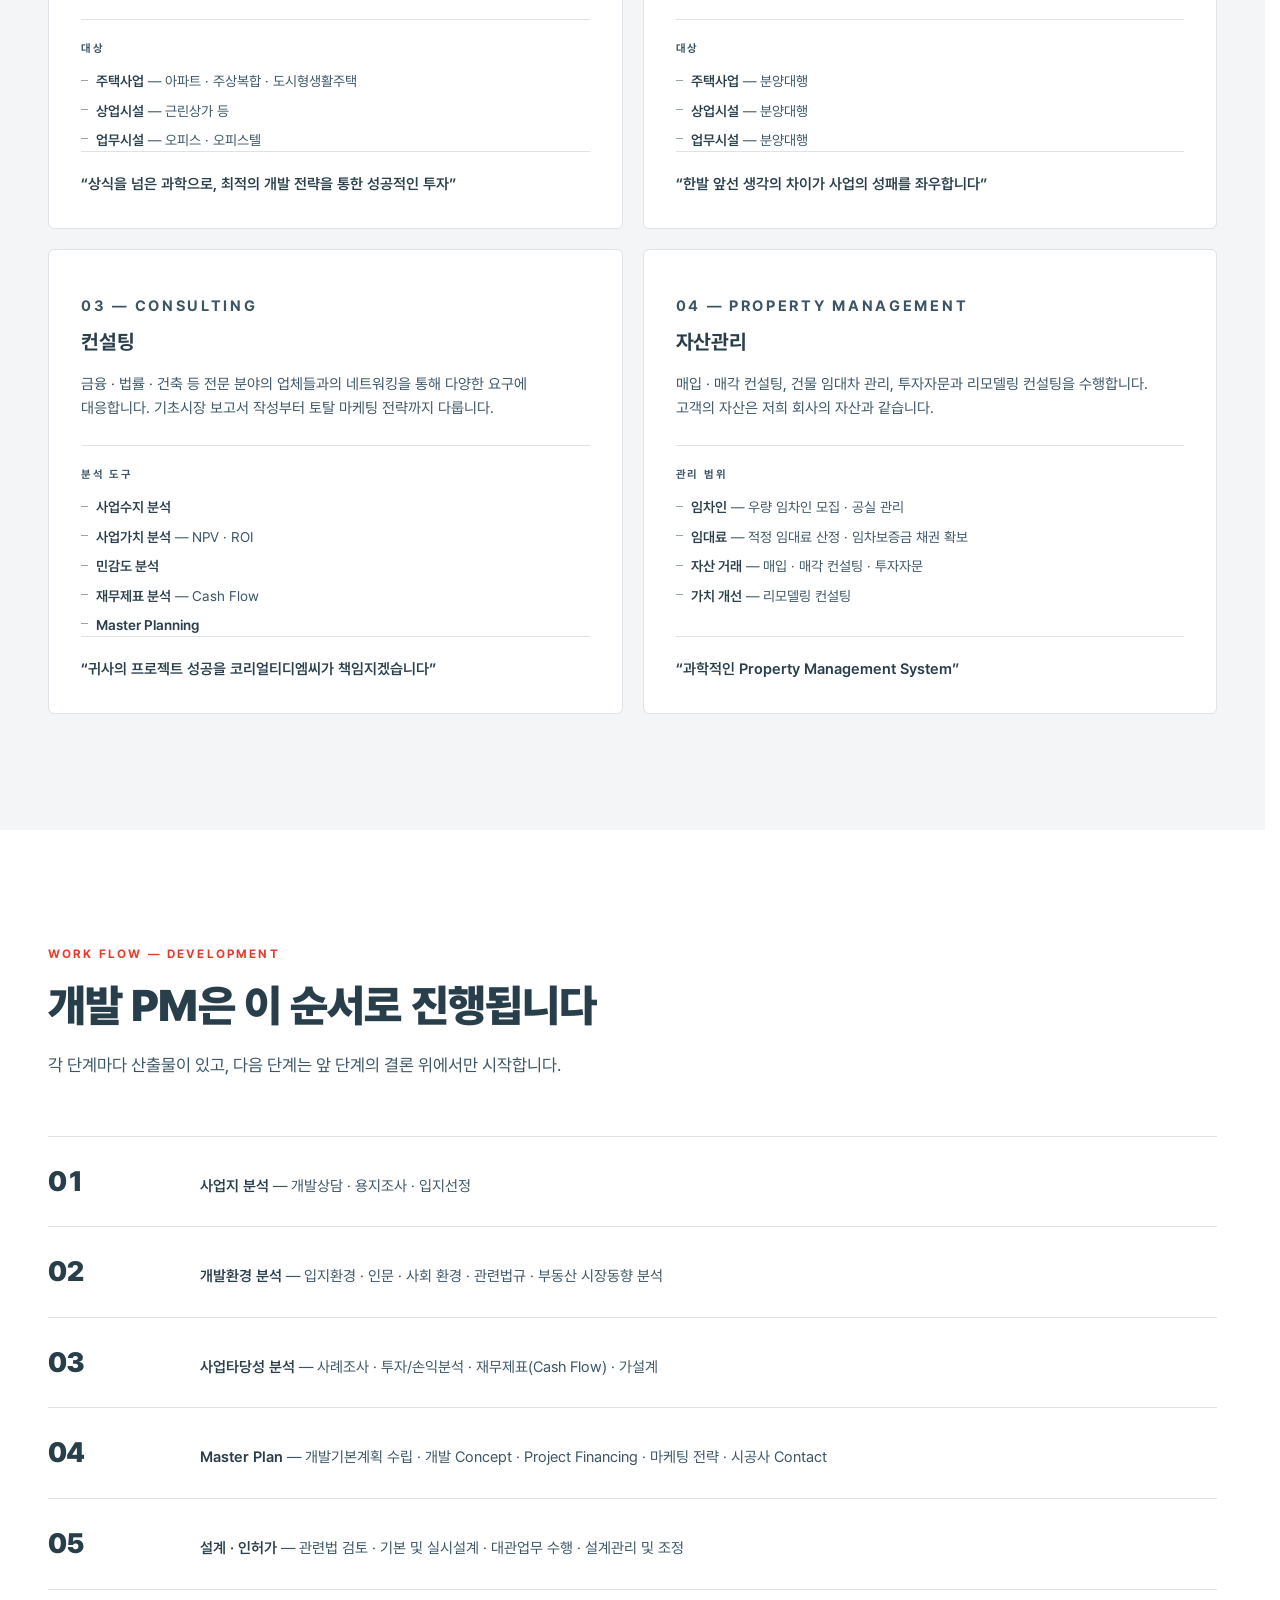
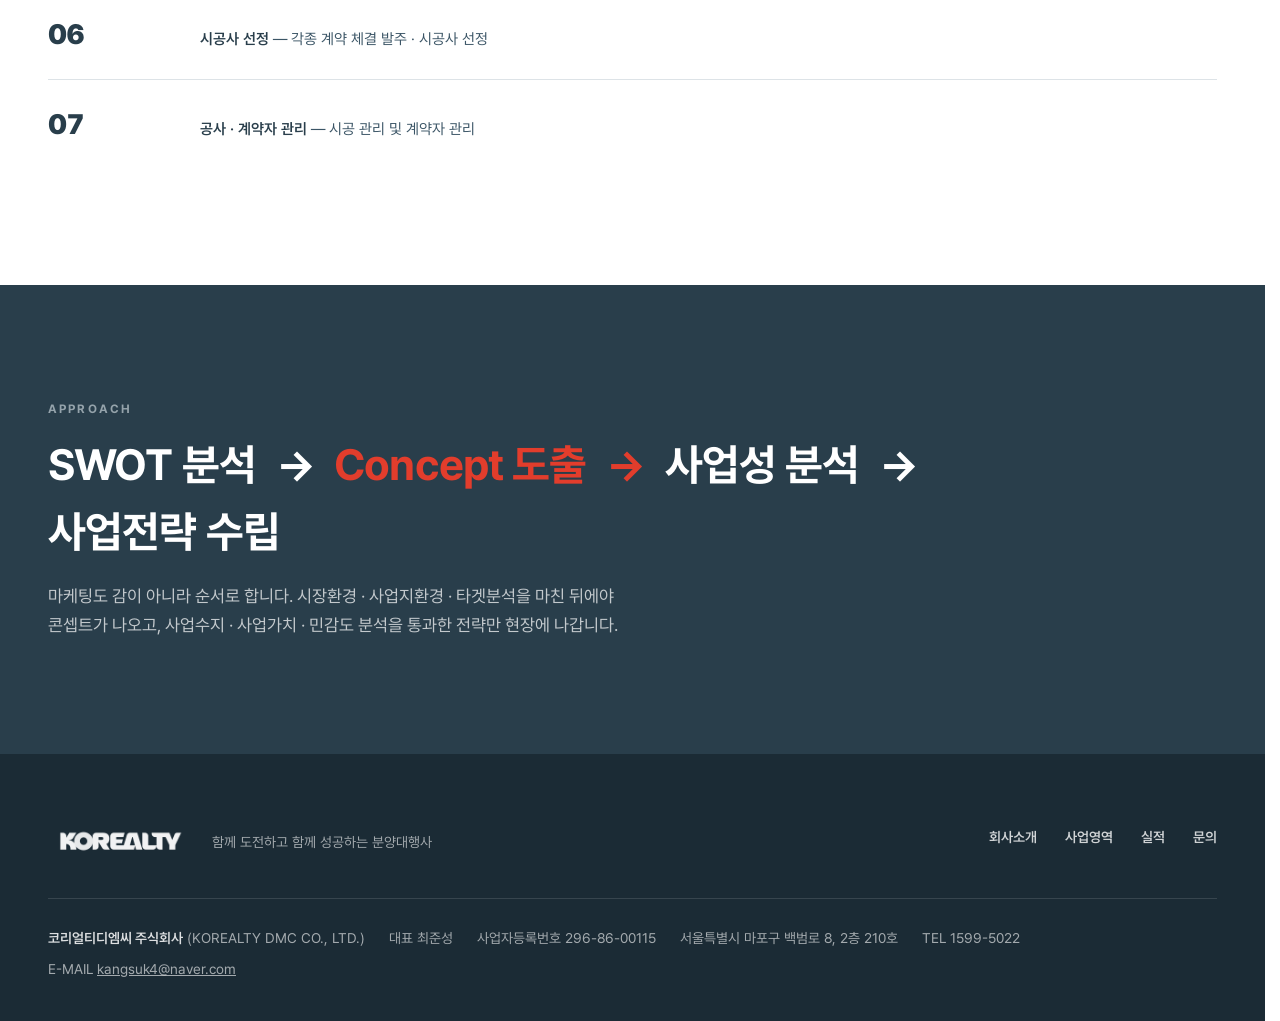
<file: business.html>
<!doctype html>
<html lang="ko">
<head>
<meta charset="utf-8">
<meta name="viewport" content="width=device-width, initial-scale=1">
<title>부동산 개발·분양대행·컨설팅 | 코리얼티디엠씨㈜</title>
<meta name="description" content="개발(PM), 분양대행 마케팅, 컨설팅, 자산관리. 사업지 분석부터 분양·운영까지 네 가지 사업 영역을 한 팀이 수행합니다.">
<link rel="canonical" href="https://korealty.co.kr/business">
<meta name="robots" content="index, follow">
<meta name="theme-color" content="#293E4B">

<meta property="og:type" content="website">
<meta property="og:site_name" content="코리얼티디엠씨㈜">
<meta property="og:locale" content="ko_KR">
<meta property="og:url" content="https://korealty.co.kr/business">
<meta property="og:title" content="부동산 개발·분양대행·컨설팅 | 코리얼티디엠씨㈜">
<meta property="og:description" content="개발(PM), 분양대행 마케팅, 컨설팅, 자산관리. 사업지 분석부터 분양·운영까지 네 가지 사업 영역을 한 팀이 수행합니다.">
<meta property="og:image" content="https://korealty.co.kr/assets/img/og.jpg">
<meta property="og:image:width" content="1200">
<meta property="og:image:height" content="630">
<meta name="twitter:card" content="summary_large_image">

<link rel="icon" type="image/png" sizes="32x32" href="assets/img/favicon-32.png?v=def091a5">
<link rel="apple-touch-icon" href="assets/img/favicon-180.png?v=a17d6f32">
<link rel="preload" as="font" type="font/woff2" href="assets/fonts/Pretendard-Bold.woff2?v=ff42c8d3" crossorigin>
<script>document.documentElement.classList.add("js")</script>
<link rel="stylesheet" href="css/style.css">

<script type="application/ld+json">
{
  "@context": "https://schema.org",
  "@type": "BreadcrumbList",
  "itemListElement": [
    { "@type": "ListItem", "position": 1, "name": "홈", "item": "https://korealty.co.kr/" },
    { "@type": "ListItem", "position": 2, "name": "사업영역", "item": "https://korealty.co.kr/business" }
  ]
}
</script>
<script type="application/ld+json">
{
  "@context": "https://schema.org",
  "@type": "ItemList",
  "name": "사업 영역",
  "itemListElement": [
    { "@type": "ListItem", "position": 1, "item": { "@type": "Service", "name": "개발", "provider": { "@id": "https://korealty.co.kr/#organization" }, "description": "개발계획, 타당성 검토, 설계 및 인허가, 프로젝트 파이낸싱, 시공사 선정, 마케팅, 사후관리까지 사업의 모든 분야를 지원합니다." } },
    { "@type": "ListItem", "position": 2, "item": { "@type": "Service", "name": "분양대행 마케팅", "provider": { "@id": "https://korealty.co.kr/#organization" }, "description": "시장조사 보고서 작성, 사업타당성 검토, 마케팅 전략 등 사업 성공을 위한 전반적인 전략과 컨설팅을 제공합니다. 사전 · 본 · 사후 마케팅을 하나의 흐름으로 봅니다." } },
    { "@type": "ListItem", "position": 3, "item": { "@type": "Service", "name": "컨설팅", "provider": { "@id": "https://korealty.co.kr/#organization" }, "description": "금융 · 법률 · 건축 등 전문 분야의 업체들과의 네트워킹을 통해 다양한 요구에 대응합니다. 기초시장 보고서 작성부터 토탈 마케팅 전략까지 다룹니다." } },
    { "@type": "ListItem", "position": 4, "item": { "@type": "Service", "name": "자산관리", "provider": { "@id": "https://korealty.co.kr/#organization" }, "description": "매입 · 매각 컨설팅, 건물 임대차 관리, 투자자문과 리모델링 컨설팅을 수행합니다. 우량 임차인 모집, 공실 관리, 적정 임대료 산정, 임차보증금 채권 확보까지 포함합니다." } }
  ]
}
</script>
</head>
<body>
<a class="skip" href="#main">본문 바로가기</a>

<header class="head">
  <div class="shell head__in">
    <a class="head__logo" href="/" aria-label="코리얼티디엠씨 홈">
      <img src="assets/img/logo.png" alt="KOREALTY" width="640" height="140">
    </a>
    <nav class="nav">
      <a href="/">홈</a>
      <a href="about">회사소개</a>
      <a href="business" aria-current="page">사업영역</a>
      <a href="portfolio">실적</a>
      <a href="contact">문의</a>
      <a class="nav__doc" href="assets/docs/코리얼티디엠씨_지명원.pdf?v=a355fb81" target="_blank" rel="noopener">지명원<svg viewBox="0 0 24 24" fill="none" stroke="currentColor" stroke-width="2.5" stroke-linecap="round" stroke-linejoin="round" aria-hidden="true"><path d="M12 3v12M7 11l5 5 5-5M4 21h16"/></svg></a>
    </nav>
    <a class="head__call" href="tel:15995022"><span>TEL</span> 1599-5022</a>
    <a class="head__tel" href="tel:15995022" aria-label="전화 걸기 1599-5022"><svg viewBox="0 0 24 24" fill="none" stroke="currentColor" stroke-width="2" stroke-linecap="round" stroke-linejoin="round" aria-hidden="true"><path d="M22 16.9v3a2 2 0 0 1-2.2 2 19.8 19.8 0 0 1-8.6-3.1 19.5 19.5 0 0 1-6-6A19.8 19.8 0 0 1 2.1 4.2 2 2 0 0 1 4.1 2h3a2 2 0 0 1 2 1.7c.1 1 .4 1.9.7 2.8a2 2 0 0 1-.5 2.1L8.1 9.9a16 16 0 0 0 6 6l1.3-1.3a2 2 0 0 1 2.1-.4c.9.3 1.8.6 2.8.7a2 2 0 0 1 1.7 2Z"/></svg></a>
    <button class="burger" type="button" aria-label="메뉴 열기" aria-expanded="false"><i></i><i></i><i></i></button>
  </div>
</header>

<main id="main">

  <section class="sec">
    <div class="shell">
      <div class="sec__head">
        <p class="eyebrow">Business Introduction</p>
        <h1 class="h-section">부동산 개발에 관한 종합적인 해결방안을<br class="br-wide"> 누구보다 앞서 제시합니다</h1>
        <p class="lede">개발(PM) · 분양 마케팅 · 컨설팅 · 자산관리. 네 가지 영역을 한 팀이 이어서 수행하기에, 사업이 어느 단계에 있든 필요한 답을 먼저 내놓을 수 있습니다.</p>
      </div>

      <h2 class="sr-only">사업 영역 살펴보기</h2>
      <div class="scope__wrap" data-scope>
        <div class="scope">
          <img class="scope__img" src="assets/img/building.jpg" alt="업무시설 외관" width="1280" height="1280" loading="lazy" decoding="async">
          <div class="scope__tabs" role="tablist" aria-label="사업 영역" data-scope-tabs></div>
        </div>
        <div class="scope__card" data-scope-card></div>
      </div>
    </div>
  </section>

  <section class="sec sec--paper">
    <div class="shell">
      <div class="grid grid--2">

        <article class="card svc rise">
          <p class="eyebrow eyebrow--muted">01 — Development (PM)</p>
          <h2 class="h-card">개발</h2>
          <p class="svc__desc">개발계획, 타당성 검토, 설계 및 인허가, 프로젝트 파이낸싱, 시공사 선정, 마케팅, 사후관리까지 사업의 모든 분야를 지원합니다.</p>
          <dl class="svc__spec">
            <dt>대상</dt>
            <dd><b>주택사업</b> — 아파트 · 주상복합 · 도시형생활주택</dd>
            <dd><b>상업시설</b> — 근린상가 등</dd>
            <dd><b>업무시설</b> — 오피스 · 오피스텔</dd>
          </dl>
          <p class="svc__line">상식을 넘은 과학으로, 최적의 개발 전략을 통한 성공적인 투자</p>
        </article>

        <article class="card svc rise">
          <p class="eyebrow eyebrow--muted">02 — Marketing</p>
          <h2 class="h-card">분양대행 마케팅</h2>
          <p class="svc__desc">시장조사 보고서 작성, 사업타당성 검토, 마케팅 전략 등 사업 성공을 위한 전반적인 전략과 컨설팅을 제공합니다. 사전 · 본 · 사후 마케팅을 하나의 흐름으로 봅니다.</p>
          <dl class="svc__spec">
            <dt>대상</dt>
            <dd><b>주택사업</b> — 분양대행</dd>
            <dd><b>상업시설</b> — 분양대행</dd>
            <dd><b>업무시설</b> — 분양대행</dd>
          </dl>
          <p class="svc__line">한발 앞선 생각의 차이가 사업의 성패를 좌우합니다</p>
        </article>

        <article class="card svc rise">
          <p class="eyebrow eyebrow--muted">03 — Consulting</p>
          <h2 class="h-card">컨설팅</h2>
          <p class="svc__desc">금융 · 법률 · 건축 등 전문 분야의 업체들과의 네트워킹을 통해 다양한 요구에 대응합니다. 기초시장 보고서 작성부터 토탈 마케팅 전략까지 다룹니다.</p>
          <dl class="svc__spec">
            <dt>분석 도구</dt>
            <dd><b>사업수지 분석</b></dd>
            <dd><b>사업가치 분석</b> — NPV · ROI</dd>
            <dd><b>민감도 분석</b></dd>
            <dd><b>재무제표 분석</b> — Cash Flow</dd>
            <dd><b>Master Planning</b></dd>
          </dl>
          <p class="svc__line">귀사의 프로젝트 성공을 코리얼티디엠씨가 책임지겠습니다</p>
        </article>

        <article class="card svc rise">
          <p class="eyebrow eyebrow--muted">04 — Property Management</p>
          <h2 class="h-card">자산관리</h2>
          <p class="svc__desc">매입 · 매각 컨설팅, 건물 임대차 관리, 투자자문과 리모델링 컨설팅을 수행합니다. 고객의 자산은 저희 회사의 자산과 같습니다.</p>
          <dl class="svc__spec">
            <dt>관리 범위</dt>
            <dd><b>임차인</b> — 우량 임차인 모집 · 공실 관리</dd>
            <dd><b>임대료</b> — 적정 임대료 산정 · 임차보증금 채권 확보</dd>
            <dd><b>자산 거래</b> — 매입 · 매각 컨설팅 · 투자자문</dd>
            <dd><b>가치 개선</b> — 리모델링 컨설팅</dd>
          </dl>
          <p class="svc__line">과학적인 Property Management System</p>
        </article>

      </div>
    </div>
  </section>

  <!-- The development work flow genuinely is ordered, so it is numbered -->
  <section class="sec">
    <div class="shell">
      <div class="sec__head rise">
        <p class="eyebrow">Work Flow — Development</p>
        <h2 class="h-section">개발 PM은 이 순서로 진행됩니다</h2>
        <p class="lede">각 단계마다 산출물이 있고, 다음 단계는 앞 단계의 결론 위에서만 시작합니다.</p>
      </div>

      <div class="hist rise">
        <div class="hist__row"><div class="hist__yr num">01</div><ul class="hist__list hist__list--plain"><li><span><b class="hist__t">사업지 분석</b> — 개발상담 · 용지조사 · 입지선정</span></li></ul></div>
        <div class="hist__row"><div class="hist__yr num">02</div><ul class="hist__list hist__list--plain"><li><span><b class="hist__t">개발환경 분석</b> — 입지환경 · 인문 · 사회 환경 · 관련법규 · 부동산 시장동향 분석</span></li></ul></div>
        <div class="hist__row"><div class="hist__yr num">03</div><ul class="hist__list hist__list--plain"><li><span><b class="hist__t">사업타당성 분석</b> — 사례조사 · 투자/손익분석 · 재무제표(Cash Flow) · 가설계</span></li></ul></div>
        <div class="hist__row"><div class="hist__yr num">04</div><ul class="hist__list hist__list--plain"><li><span><b class="hist__t">Master Plan</b> — 개발기본계획 수립 · 개발 Concept · Project Financing · 마케팅 전략 · 시공사 Contact</span></li></ul></div>
        <div class="hist__row"><div class="hist__yr num">05</div><ul class="hist__list hist__list--plain"><li><span><b class="hist__t">설계 · 인허가</b> — 관련법 검토 · 기본 및 실시설계 · 대관업무 수행 · 설계관리 및 조정</span></li></ul></div>
        <div class="hist__row"><div class="hist__yr num">06</div><ul class="hist__list hist__list--plain"><li><span><b class="hist__t">시공사 선정</b> — 각종 계약 체결 발주 · 시공사 선정</span></li></ul></div>
        <div class="hist__row"><div class="hist__yr num">07</div><ul class="hist__list hist__list--plain"><li><span><b class="hist__t">공사 · 계약자 관리</b> — 시공 관리 및 계약자 관리</span></li></ul></div>
      </div>
    </div>
  </section>

  <section class="sec sec--navy">
    <div class="shell">
      <div class="stmt rise">
        <div>
          <p class="eyebrow">Approach</p>
          <ol class="seq">
            <li>SWOT 분석</li>
            <li class="is-key">Concept 도출</li>
            <li>사업성 분석</li>
            <li>사업전략 수립</li>
          </ol>
          <p class="lede">마케팅도 감이 아니라 순서로 합니다. 시장환경 · 사업지환경 · 타겟분석을 마친 뒤에야 콘셉트가 나오고, 사업수지 · 사업가치 · 민감도 분석을 통과한 전략만 현장에 나갑니다.</p>
        </div>
      </div>
    </div>
  </section>

</main>

<footer class="foot">
  <div class="shell">
    <div class="foot__top">
      <div class="foot__logo">
        <img src="assets/img/logo-white.png" alt="KOREALTY" width="640" height="140" loading="lazy" decoding="async">
        <div>함께 도전하고 함께 성공하는 분양대행사</div>
      </div>
      <nav class="foot__links">
        <a href="about">회사소개</a>
        <a href="business">사업영역</a>
        <a href="portfolio">실적</a>
        <a href="contact">문의</a>
      </nav>
    </div>
    <div class="foot__bot">
      <span><b>코리얼티디엠씨 주식회사</b> (KOREALTY DMC CO., LTD.)</span>
      <span>대표 최준성</span>
      <span>사업자등록번호 296-86-00115</span>
      <span>서울특별시 마포구 백범로 8, 2층 210호</span>
      <span>TEL 1599-5022</span>
      <span>E-MAIL <a href="mailto:kangsuk4@naver.com" style="text-decoration:underline">kangsuk4@naver.com</a></span>
    </div>
  </div>
</footer>

<script src="js/data.js"></script>
<script src="js/main.js"></script>
</body>
</html>
</file>
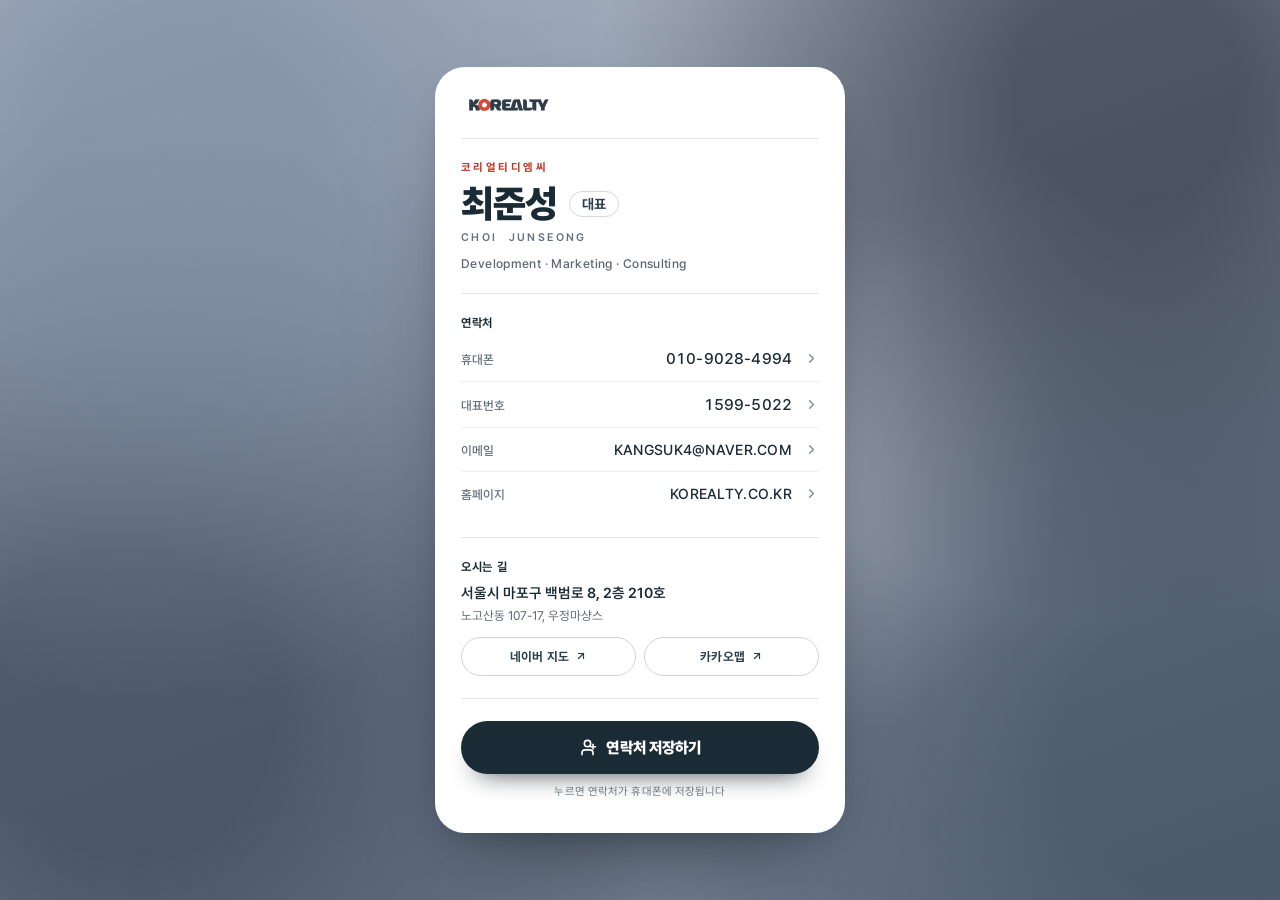
<file: card.html>
<!doctype html>
<html lang="ko">
<head>
<meta charset="utf-8">
<meta name="viewport" content="width=device-width, initial-scale=1, viewport-fit=cover">
<title>최준성 대표 · 코리얼티디엠씨㈜ 디지털 명함</title>
<meta name="description" content="코리얼티디엠씨㈜ 최준성 대표 명함. 전화·이메일·오시는 길을 한 화면에서 열고, 연락처를 휴대폰에 바로 저장할 수 있습니다.">
<link rel="canonical" href="https://korealty.co.kr/card">
<meta name="robots" content="noindex, follow">
<meta name="theme-color" content="#7c8899">

<meta property="og:type" content="profile">
<meta property="og:site_name" content="코리얼티디엠씨㈜">
<meta property="og:locale" content="ko_KR">
<meta property="og:url" content="https://korealty.co.kr/card">
<meta property="og:title" content="최준성 대표 | 코리얼티디엠씨㈜">
<meta property="og:description" content="전화·이메일·오시는 길. 버튼 한 번으로 연락처가 저장됩니다.">
<!-- 명함 전용 미리보기. 회사 og.jpg 를 쓰면 명함 링크에 회사 배너가 뜬다.
     tools/build-og-card.py 로 만든다. -->
<meta property="og:image" content="https://korealty.co.kr/assets/img/og-card.jpg?v=4">
<meta property="og:image:type" content="image/jpeg">
<meta property="og:image:width" content="1200">
<meta property="og:image:height" content="630">
<meta property="og:image:alt" content="코리얼티디엠씨 최준성 대표">
<meta name="twitter:card" content="summary_large_image">

<link rel="icon" type="image/png" sizes="32x32" href="assets/img/favicon-32.png?v=def091a5">
<link rel="apple-touch-icon" href="assets/img/favicon-180.png?v=a17d6f32">
<link rel="preload" as="font" type="font/woff2" href="assets/fonts/Pretendard-Bold.woff2?v=ff42c8d3" crossorigin>

<style>
  /* 명함은 사이트 CSS를 쓰지 않는 독립 페이지라 여백만 직접 지운다. */
  html,body{margin:0;padding:0;background:#7c8899;}

  @font-face { font-family: "Pretendard"; src: url("assets/fonts/Pretendard-Regular.woff2?v=ff42c8d3") format("woff2"); font-weight: 400; font-display: swap; }
  @font-face { font-family: "Pretendard"; src: url("assets/fonts/Pretendard-Medium.woff2?v=ff42c8d3") format("woff2"); font-weight: 500; font-display: swap; }
  @font-face { font-family: "Pretendard"; src: url("assets/fonts/Pretendard-SemiBold.woff2?v=ff42c8d3") format("woff2"); font-weight: 600; font-display: swap; }
  @font-face { font-family: "Pretendard"; src: url("assets/fonts/Pretendard-Bold.woff2?v=ff42c8d3") format("woff2"); font-weight: 700; font-display: swap; }
  @font-face { font-family: "Pretendard"; src: url("assets/fonts/Pretendard-Black.woff2?v=ff42c8d3") format("woff2"); font-weight: 900; font-display: swap; }

  :root{
    color-scheme:light;
    /* 사이트 CI 색. css/style.css 의 --navy / --red 와 같은 값. */
    --navy:#293E4B;
    --navy-deep:#1B2B35;
    --navy-soft:#3B5566;
    --red:#E23D2C;
    --red-ink:#C0301F;     /* 작은 빨간 글자용. CI 레드는 흰 배경에서 4:1 언저리라 글자로는 부족하다. */
    /* 글자는 전부 흰 카드 위에만 놓인다. 그래서 색을 어둡게 끌어내릴 필요가 없다. */
    --text:#1F2A35;
    --muted:#5C6875;
    --faint:#66727F;
    --rule:rgba(31,42,53,.12);      /* 구획을 나누는 선 */
    --rule-soft:rgba(31,42,53,.07); /* 항목 사이 선 */
    --stack:"Pretendard","Apple SD Gothic Neo","Malgun Gothic",system-ui,sans-serif;
  }
  *{box-sizing:border-box;}

  /* 짙은 것은 카드가 아니라 배경이다. 카드를 어둡게 하면 글자 대비가 계속
     빠듯해지지만, 배경만 내리면 깊이는 그대로면서 글자는 흰 바탕에 남는다. */
  .stage{
    font-family:var(--stack);
    min-height:100dvh;
    padding:clamp(20px,6vw,56px) 16px;
    display:flex;
    align-items:center;
    justify-content:center;
    color:var(--text);
    background:
      radial-gradient(circle at 14% 16%, rgba(126,140,163,.75) 0 9%, rgba(126,140,163,0) 42%),
      radial-gradient(circle at 88% 10%, rgba(17,25,35,.55) 0 8%, rgba(17,25,35,0) 38%),
      radial-gradient(circle at 10% 78%, rgba(31,43,58,.55) 0 11%, rgba(31,43,58,0) 44%),
      radial-gradient(circle at 94% 84%, rgba(45,60,80,.5) 0 10%, rgba(45,60,80,0) 40%),
      radial-gradient(circle at 62% 52%, rgba(255,255,255,.3) 0 6%, rgba(255,255,255,0) 30%),
      linear-gradient(160deg,#b4bdc9 0%, #8b96a6 48%, #6a7686 100%);
    -webkit-font-smoothing:antialiased;
    text-rendering:optimizeLegibility;
  }

  .card{
    width:100%;
    max-width:410px;
    background:#fff;
    border-radius:30px;
    padding:28px 26px 24px;
    box-shadow:
      0 50px 90px -40px rgba(12,20,30,.55),
      0 14px 32px -18px rgba(12,20,30,.35);
    animation:rise .6s cubic-bezier(.2,.7,.2,1) .78s both;
  }
  @keyframes rise{from{opacity:0;transform:translateY(16px)}to{opacity:1;transform:none}}

  /* ---- 인트로: 로고가 먼저, 그다음 명함 ----
     명함은 빨리 보고 싶은 화면이라 1.2초 안에 끝낸다. 더 끌면 방해가 된다. */
  .splash{
    position:fixed; inset:0; z-index:40;
    display:grid; place-items:center;
    /* tools/build-og-card.py 의 미리보기 배경과 같은 값. 두 화면은 브랜드가
       처음 보이는 자리라 색이 어긋나면 티가 난다. 한쪽을 바꾸면 다른 쪽도 바꾼다. */
    background:
      radial-gradient(circle at 82% 20%, rgba(226,61,44,.20) 0 12%, rgba(226,61,44,0) 46%),
      radial-gradient(circle at 16% 86%, rgba(90,116,150,.35) 0 14%, rgba(90,116,150,0) 50%),
      linear-gradient(150deg,#263746 0%, #17242f 55%, #0d151d 100%);
    animation:splash-out .45s ease .82s both;
  }
  .splash img{
    width:min(58vw,240px); height:auto; display:block;
    animation:logo-in .5s cubic-bezier(.2,.7,.2,1) .06s both,
              logo-out .4s ease .8s both;
  }
  @keyframes logo-in{ from{opacity:0; transform:scale(.9)} to{opacity:1; transform:scale(1)} }
  @keyframes logo-out{ to{opacity:0; transform:scale(1.08)} }
  @keyframes splash-out{ to{opacity:0; visibility:hidden} }

  /* 움직임을 줄이도록 설정한 사람에게는 인트로를 보이지 않는다. */
  @media (prefers-reduced-motion:reduce){
    .card{animation:none}
    .splash{display:none}
  }

  /* ---- 머리말 ---- */
  .wordmark{ display:flex; }
  .wordmark img{ height:21px; width:auto; display:block; }

  /* 구획선. 레퍼런스처럼 상자로 묶지 않고 선으로만 나눈다. */
  .rule{ height:1px; background:var(--rule); margin:22px 0; }

  /* ---- 이름 ---- */
  .eyebrow{
    font-size:11px; letter-spacing:.22em; text-transform:uppercase;
    color:var(--red-ink); font-weight:700; margin-bottom:10px;
  }
  .name{ display:flex; align-items:center; gap:11px; flex-wrap:wrap; margin:0 0 7px; }
  .name h1{ margin:0; font-weight:800; font-size:38px; letter-spacing:-.02em; line-height:1.05; color:var(--navy-deep); }
  .name .role{
    font-size:14px; font-weight:700; color:var(--navy);
    padding:4px 12px; border:1px solid rgba(41,62,75,.2);
    border-radius:999px; letter-spacing:.01em;
  }
  .romaji{ font-size:11px; letter-spacing:.22em; color:var(--faint); font-weight:600; margin:0 0 12px; text-transform:uppercase; }
  /* 사업 영역은 여기 한 번만 적는다. 머리말·꼬리말에 또 쓰면 같은 말이 세 번 나온다. */
  .org{ margin:0; font-size:12.5px; color:var(--muted); letter-spacing:.03em; font-weight:500; }

  /* ---- 구획 제목 ---- */
  .sec{
    font-size:12px; font-weight:700; color:var(--navy-deep);
    letter-spacing:.06em; margin:0 0 4px;
  }

  /* ---- 연락처: 왼쪽 라벨 / 오른쪽 값 ---- */
  .list{ margin-top:6px; }
  .row{
    display:grid; grid-template-columns:auto 1fr auto; align-items:baseline;
    gap:12px; padding:13px 0; text-decoration:none; color:var(--text);
    border-top:1px solid var(--rule-soft);
    transition:opacity .15s ease;
  }
  .row:first-child{ border-top:0; }
  .row:active{ opacity:.55; }
  .row .lab{ font-size:12.5px; color:var(--muted); font-weight:500; white-space:nowrap; }
  .row .val{
    /* 값은 굵게 두지 않는다. 라벨과의 구분은 크기와 색으로 충분하다. */
    font-size:15.5px; font-weight:500; color:var(--navy-deep); text-align:right;
    font-variant-numeric:tabular-nums; letter-spacing:.01em;
    white-space:nowrap; overflow:hidden; text-overflow:ellipsis;
  }
  /* 이메일·홈페이지는 대문자로 보이게만 한다. mailto:/href 값은 소문자 그대로다. */
  .row .val.mail{ text-transform:uppercase; letter-spacing:.02em; font-size:14.5px; }
  /* 화살표는 그림 요소라 3:1 이 기준이다. 더 흐리면 눌리는 줄로 안 보인다. */
  .row .chev{ color:#838F9C; display:flex; align-self:center; }
  .row .chev svg{ width:15px; height:15px; }
  @media (hover:hover){ .row:hover .val{ color:var(--red-ink); } .row:hover .chev{ color:var(--red-ink); } }

  /* ---- 오시는 길 ---- */
  .addr{ padding-top:4px; }
  .addr .a1{ font-size:14.5px; font-weight:600; line-height:1.55; color:var(--navy-deep); }
  .addr .a2{ font-size:12.5px; color:var(--muted); line-height:1.55; margin-top:2px; }
  /* 티맵은 넣지 않는다. 웹 주소가 없어 앱이 없으면 눌러도 아무 일이 없고,
     iOS 와 안드로이드의 파라미터 이름도 다르다. 네이버·카카오는 둘 다
     웹 주소가 있어 앱 없이도 열린다. */
  .maps{ display:flex; gap:8px; margin-top:11px; }
  .maps a{
    flex:1; display:inline-flex; align-items:center; justify-content:center; gap:6px;
    padding:11px 8px; border:1px solid rgba(41,62,75,.22); border-radius:999px;
    font-size:12.5px; font-weight:700; color:var(--navy); text-decoration:none;
    letter-spacing:.01em; transition:border-color .16s ease, color .16s ease;
  }
  .maps a svg{ width:12px; height:12px; }
  .maps a:active{ opacity:.6; }
  @media (hover:hover){ .maps a:hover{ color:var(--red-ink); border-color:rgba(192,48,31,.45); } }

  /* ---- 저장 버튼 ---- */
  .save{
    display:flex; align-items:center; justify-content:center; gap:9px;
    width:100%; padding:17px; margin-top:4px;
    background:var(--navy-deep); color:#fff; border:none; cursor:pointer;
    border-radius:999px; font-family:var(--stack); font-weight:800; font-size:15.5px;
    letter-spacing:.01em;
    box-shadow:0 14px 26px -16px rgba(12,20,30,.9);
    transition:transform .15s ease, background .2s ease;
  }
  .save:hover{ background:#25384a; }
  .save:active{ transform:translateY(1px) scale(.995); }
  .save svg{ width:19px; height:19px; }

  .hint{ text-align:center; font-size:11px; color:var(--faint); margin-top:11px; letter-spacing:.01em; }

  .toast{
    position:fixed; left:50%; bottom:26px; transform:translateX(-50%) translateY(20px);
    background:var(--navy-deep); color:#fff; font-weight:700; font-size:13.5px;
    padding:12px 20px; border-radius:999px; box-shadow:0 20px 40px -18px rgba(12,20,30,.8);
    opacity:0; pointer-events:none; transition:opacity .25s ease, transform .25s ease;
    z-index:50; font-family:var(--stack); display:flex; align-items:center; gap:8px;
  }
  .toast svg{ width:16px; height:16px; color:#5fd39a; }
  .toast.show{ opacity:1; transform:translateX(-50%) translateY(0); }

  @media (max-width:380px){
    .name h1{ font-size:33px; }
    .card{ padding:24px 20px 20px; }
    .rule{ margin:18px 0; }
  }
</style>
</head>
<body>

<div class="splash" aria-hidden="true">
  <img src="assets/img/logo-intro.png" alt="" width="800" height="137">
</div>

<div class="stage">
  <main class="card" role="group" aria-label="최준성 디지털 명함">

    <div class="wordmark"><img src="assets/img/logo.png" alt="KOREALTY" width="640" height="140"></div>

    <div class="rule"></div>

    <div class="eyebrow">코리얼티디엠씨</div>
    <div class="name">
      <h1>최준성</h1>
      <span class="role">대표</span>
    </div>
    <p class="romaji">CHOI&nbsp;&nbsp;JUNSEONG</p>
    <p class="org">Development · Marketing · Consulting</p>

    <div class="rule"></div>

    <h2 class="sec">연락처</h2>
    <div class="list">
      <a class="row" href="tel:+821090284994">
        <span class="lab">휴대폰</span>
        <span class="val">010-9028-4994</span>
        <span class="chev"><svg viewBox="0 0 24 24" fill="none" stroke="currentColor" stroke-width="2.4" stroke-linecap="round" stroke-linejoin="round"><polyline points="9 18 15 12 9 6"/></svg></span>
      </a>
      <a class="row" href="tel:15995022">
        <span class="lab">대표번호</span>
        <span class="val">1599-5022</span>
        <span class="chev"><svg viewBox="0 0 24 24" fill="none" stroke="currentColor" stroke-width="2.4" stroke-linecap="round" stroke-linejoin="round"><polyline points="9 18 15 12 9 6"/></svg></span>
      </a>
      <a class="row" href="mailto:kangsuk4@naver.com">
        <span class="lab">이메일</span>
        <span class="val mail">kangsuk4@naver.com</span>
        <span class="chev"><svg viewBox="0 0 24 24" fill="none" stroke="currentColor" stroke-width="2.4" stroke-linecap="round" stroke-linejoin="round"><polyline points="9 18 15 12 9 6"/></svg></span>
      </a>
      <a class="row" href="https://korealty.co.kr" target="_blank" rel="noopener">
        <span class="lab">홈페이지</span>
        <span class="val mail">korealty.co.kr</span>
        <span class="chev"><svg viewBox="0 0 24 24" fill="none" stroke="currentColor" stroke-width="2.4" stroke-linecap="round" stroke-linejoin="round"><polyline points="9 18 15 12 9 6"/></svg></span>
      </a>
    </div>

    <div class="rule"></div>

    <h2 class="sec">오시는 길</h2>
    <div class="addr">
      <div class="a1">서울시 마포구 백범로 8, 2층 210호</div>
      <div class="a2">노고산동 107-17, 우정마샹스</div>
      <div class="maps">
        <a href="https://map.naver.com/p/search/서울 마포구 백범로 8 우정마샹스" target="_blank" rel="noopener">네이버 지도
          <svg viewBox="0 0 24 24" fill="none" stroke="currentColor" stroke-width="2.4" stroke-linecap="round" stroke-linejoin="round"><line x1="7" y1="17" x2="17" y2="7"/><polyline points="7 7 17 7 17 17"/></svg>
        </a>
        <a href="https://map.kakao.com/link/search/서울 마포구 백범로 8 우정마샹스" target="_blank" rel="noopener">카카오맵
          <svg viewBox="0 0 24 24" fill="none" stroke="currentColor" stroke-width="2.4" stroke-linecap="round" stroke-linejoin="round"><line x1="7" y1="17" x2="17" y2="7"/><polyline points="7 7 17 7 17 17"/></svg>
        </a>
      </div>
    </div>

    <div class="rule"></div>

    <button class="save" id="saveBtn" type="button">
      <svg viewBox="0 0 24 24" fill="none" stroke="currentColor" stroke-width="2" stroke-linecap="round" stroke-linejoin="round"><path d="M19 21v-2a4 4 0 0 0-4-4H9a4 4 0 0 0-4 4v2"/><circle cx="12" cy="7" r="4"/><line x1="19" y1="8" x2="19" y2="14"/><line x1="22" y1="11" x2="16" y2="11"/></svg>
      연락처 저장하기
    </button>
    <p class="hint">누르면 연락처가 휴대폰에 저장됩니다</p>

  </main>
</div>

<div class="toast" id="toast" role="status" aria-live="polite">
  <svg viewBox="0 0 24 24" fill="none" stroke="currentColor" stroke-width="3" stroke-linecap="round" stroke-linejoin="round"><polyline points="20 6 9 17 4 12"/></svg>
  연락처 파일을 내려받았습니다
</div>

<script>
(function(){
  var vcard = [
    "BEGIN:VCARD",
    "VERSION:3.0",
    "N:최준성;;;;",
    "FN:최준성",
    "ORG:코리얼티디엠씨(KOREALTY)",
    "TITLE:대표",
    "TEL;TYPE=CELL:010-9028-4994",
    "TEL;TYPE=WORK,VOICE:1599-5022",
    "EMAIL;TYPE=INTERNET:kangsuk4@naver.com",
    "URL:https://korealty.co.kr",
    "ADR;TYPE=WORK:;;서울시 마포구 백범로 8 2층 210호 (노고산동 107-17 우정마샹스);;;;대한민국",
    "END:VCARD"
  ].join("\r\n");

  // 인트로는 CSS 애니메이션이 끝내지만, 애니메이션이 동작하지 않는 환경에서
  // 덮개가 그대로 남아 명함을 가리는 일이 없도록 시간이 지나면 걷어낸다.
  var splash = document.querySelector(".splash");
  if (splash) setTimeout(function(){ splash.remove(); }, 1600);

  var btn = document.getElementById("saveBtn");
  var toast = document.getElementById("toast");
  var toastTimer;

  btn.addEventListener("click", function(){
    try{
      var blob = new Blob([vcard], {type:"text/vcard;charset=utf-8"});
      var url = URL.createObjectURL(blob);
      var a = document.createElement("a");
      a.href = url;
      a.download = "최준성_코리얼티디엠씨.vcf";
      document.body.appendChild(a);
      a.click();
      document.body.removeChild(a);
      setTimeout(function(){ URL.revokeObjectURL(url); }, 4000);
      showToast();
    }catch(e){
      // Fallback: open as data URI
      window.location.href = "data:text/vcard;charset=utf-8," + encodeURIComponent(vcard);
    }
  });

  function showToast(){
    toast.classList.add("show");
    clearTimeout(toastTimer);
    toastTimer = setTimeout(function(){ toast.classList.remove("show"); }, 2600);
  }
})();
</script>
</body>
</html>
</file>
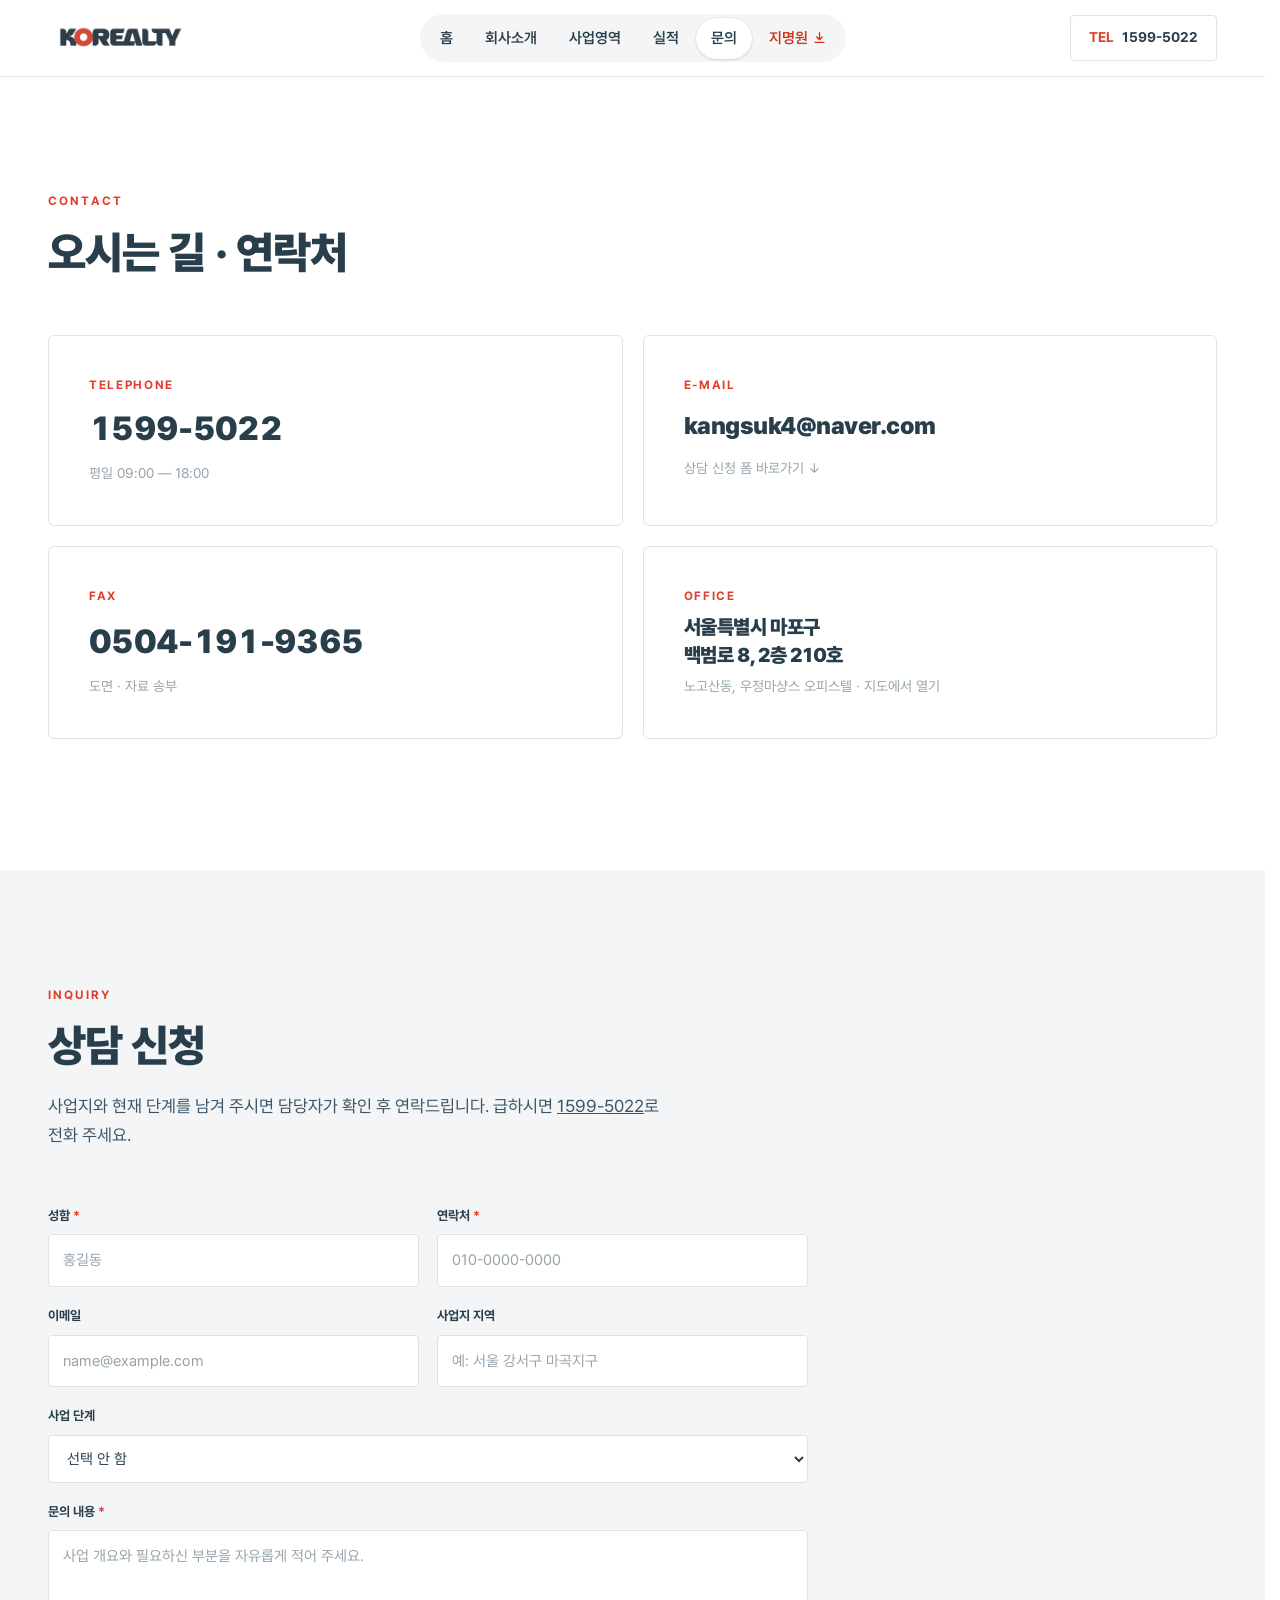
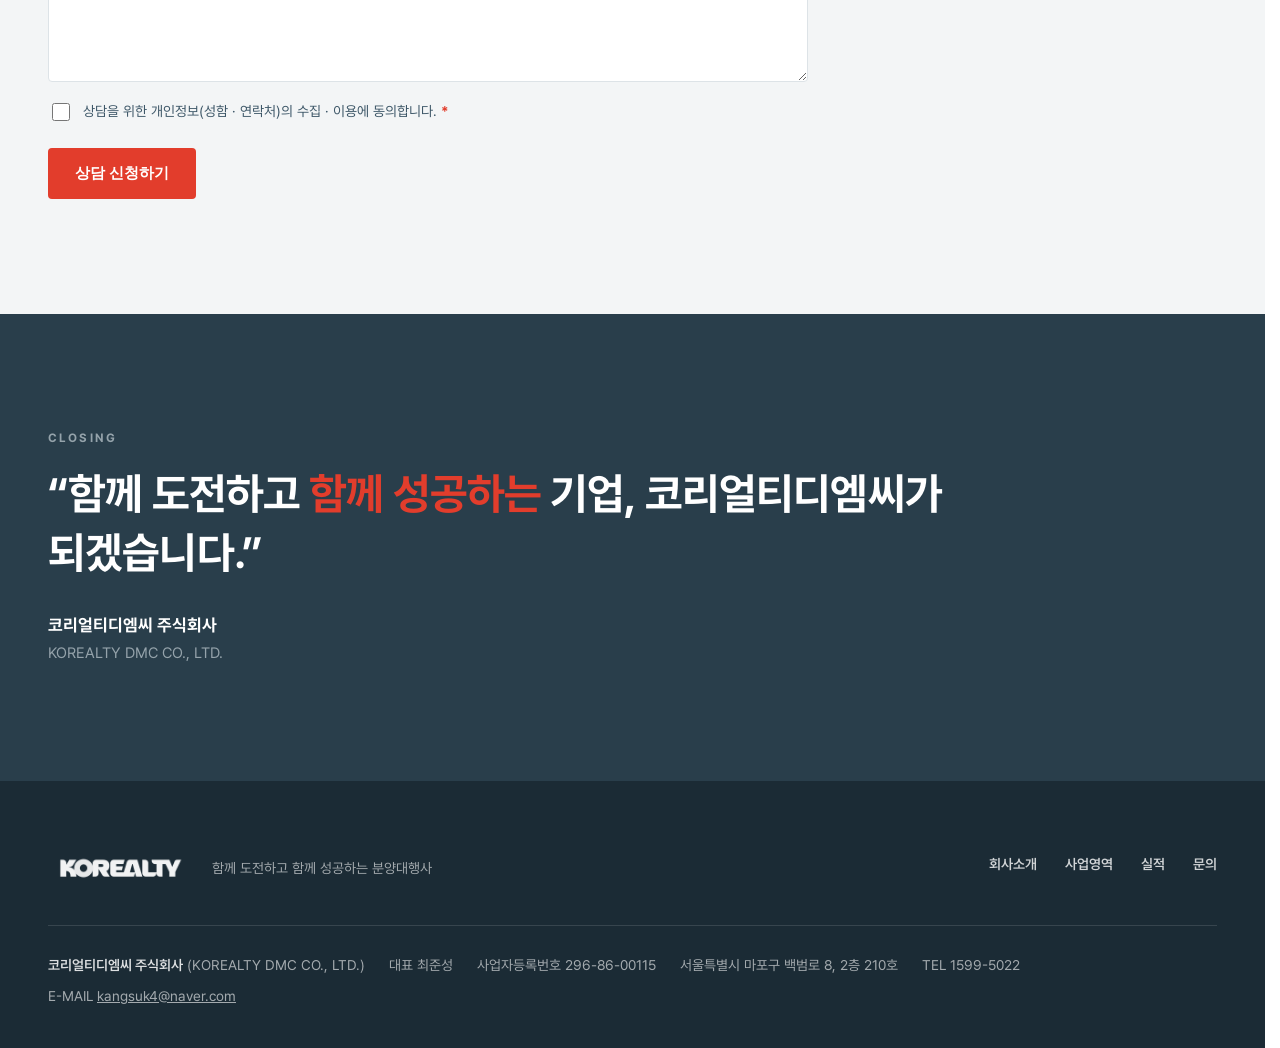
<file: contact.html>
<!doctype html>
<html lang="ko">
<head>
<meta charset="utf-8">
<meta name="viewport" content="width=device-width, initial-scale=1">
<title>분양대행 문의 | 코리얼티디엠씨㈜</title>
<meta name="description" content="분양대행·부동산 개발 상담 문의. 전화 1599-5022, 서울 마포구 백범로 8 코리얼티디엠씨㈜로 연락 주십시오.">
<link rel="canonical" href="https://korealty.co.kr/contact">
<meta name="robots" content="index, follow">
<meta name="theme-color" content="#293E4B">

<meta property="og:type" content="website">
<meta property="og:site_name" content="코리얼티디엠씨㈜">
<meta property="og:locale" content="ko_KR">
<meta property="og:url" content="https://korealty.co.kr/contact">
<meta property="og:title" content="분양대행 문의 | 코리얼티디엠씨㈜">
<meta property="og:description" content="분양대행·부동산 개발 상담 문의. 전화 1599-5022, 서울 마포구 백범로 8 코리얼티디엠씨㈜로 연락 주십시오.">
<meta property="og:image" content="https://korealty.co.kr/assets/img/og.jpg">
<meta property="og:image:width" content="1200">
<meta property="og:image:height" content="630">
<meta name="twitter:card" content="summary_large_image">

<link rel="icon" type="image/png" sizes="32x32" href="assets/img/favicon-32.png?v=def091a5">
<link rel="apple-touch-icon" href="assets/img/favicon-180.png?v=a17d6f32">
<link rel="preload" as="font" type="font/woff2" href="assets/fonts/Pretendard-Bold.woff2?v=ff42c8d3" crossorigin>
<script>document.documentElement.classList.add("js")</script>
<link rel="stylesheet" href="css/style.css">

<script type="application/ld+json">
{
  "@context": "https://schema.org",
  "@type": "RealEstateAgent",
  "@id": "https://korealty.co.kr/#organization",
  "name": "코리얼티디엠씨 주식회사",
  "alternateName": "KOREALTY DMC CO., LTD.",
  "url": "https://korealty.co.kr/",
  "logo": "https://korealty.co.kr/assets/img/logo.png",
  "image": "https://korealty.co.kr/assets/img/og.jpg",
  "telephone": "+82-1599-5022",
  "faxNumber": "+82-504-191-9365",
  "email": "kangsuk4@naver.com",
  "address": {
    "@type": "PostalAddress",
    "streetAddress": "백범로 8, 2층 210호",
    "addressLocality": "마포구",
    "addressRegion": "서울특별시",
    "addressCountry": "KR"
  },
  "openingHoursSpecification": {
    "@type": "OpeningHoursSpecification",
    "dayOfWeek": ["Monday", "Tuesday", "Wednesday", "Thursday", "Friday"],
    "opens": "09:00",
    "closes": "18:00"
  },
  "areaServed": { "@type": "Country", "name": "대한민국" },
  "description": "부동산 개발(PM), 분양대행 마케팅, 컨설팅, 자산관리를 수행하는 부동산 전문가 그룹."
}
</script>
<script type="application/ld+json">
{
  "@context": "https://schema.org",
  "@type": "BreadcrumbList",
  "itemListElement": [
    { "@type": "ListItem", "position": 1, "name": "홈", "item": "https://korealty.co.kr/" },
    { "@type": "ListItem", "position": 2, "name": "문의", "item": "https://korealty.co.kr/contact" }
  ]
}
</script>
</head>
<body>
<a class="skip" href="#main">본문 바로가기</a>

<header class="head">
  <div class="shell head__in">
    <a class="head__logo" href="/" aria-label="코리얼티디엠씨 홈">
      <img src="assets/img/logo.png" alt="KOREALTY" width="640" height="140">
    </a>
    <nav class="nav">
      <a href="/">홈</a>
      <a href="about">회사소개</a>
      <a href="business">사업영역</a>
      <a href="portfolio">실적</a>
      <a href="contact" aria-current="page">문의</a>
      <a class="nav__doc" href="assets/docs/코리얼티디엠씨_지명원.pdf?v=a355fb81" target="_blank" rel="noopener">지명원<svg viewBox="0 0 24 24" fill="none" stroke="currentColor" stroke-width="2.5" stroke-linecap="round" stroke-linejoin="round" aria-hidden="true"><path d="M12 3v12M7 11l5 5 5-5M4 21h16"/></svg></a>
    </nav>
    <a class="head__call" href="tel:15995022"><span>TEL</span> 1599-5022</a>
    <a class="head__tel" href="tel:15995022" aria-label="전화 걸기 1599-5022"><svg viewBox="0 0 24 24" fill="none" stroke="currentColor" stroke-width="2" stroke-linecap="round" stroke-linejoin="round" aria-hidden="true"><path d="M22 16.9v3a2 2 0 0 1-2.2 2 19.8 19.8 0 0 1-8.6-3.1 19.5 19.5 0 0 1-6-6A19.8 19.8 0 0 1 2.1 4.2 2 2 0 0 1 4.1 2h3a2 2 0 0 1 2 1.7c.1 1 .4 1.9.7 2.8a2 2 0 0 1-.5 2.1L8.1 9.9a16 16 0 0 0 6 6l1.3-1.3a2 2 0 0 1 2.1-.4c.9.3 1.8.6 2.8.7a2 2 0 0 1 1.7 2Z"/></svg></a>
    <button class="burger" type="button" aria-label="메뉴 열기" aria-expanded="false"><i></i><i></i><i></i></button>
  </div>
</header>

<main id="main">

  <section class="sec">
    <div class="shell">
      <div class="sec__head">
        <p class="eyebrow">Contact</p>
        <h1 class="h-section">오시는 길 · 연락처</h1>
      </div>

      <dl class="reach">
        <a href="tel:15995022">
          <dt>TELEPHONE</dt>
          <b class="num">1599-5022</b>
          <span>평일 09:00 — 18:00</span>
        </a>
        <a href="#inquiry">
          <dt>E-MAIL</dt>
          <b class="reach__mail">kangsuk4@<wbr>naver.com</b>
          <span>상담 신청 폼 바로가기 ↓</span>
        </a>
        <a href="tel:05041919365">
          <dt>FAX</dt>
          <b class="num">0504-191-9365</b>
          <span>도면 · 자료 송부</span>
        </a>
        <a href="https://map.naver.com/p/search/서울특별시 마포구 백범로 8" target="_blank" rel="noopener">
          <dt>OFFICE</dt>
          <b style="font-size:20px;line-height:1.4">서울특별시 마포구<br>백범로 8, 2층 210호</b>
          <span>노고산동, 우정마샹스 오피스텔 · 지도에서 열기</span>
        </a>
      </dl>
    </div>
  </section>

  <section class="sec sec--paper" id="inquiry">
    <div class="shell">
      <div class="sec__head">
        <p class="eyebrow">Inquiry</p>
        <h2 class="h-section">상담 신청</h2>
        <p class="lede">사업지와 현재 단계를 남겨 주시면 담당자가 확인 후 연락드립니다. 급하시면 <a href="tel:15995022" style="text-decoration:underline">1599-5022</a>로 전화 주세요.</p>
      </div>

      <form class="form rise" data-inquiry novalidate action="https://formspree.io/f/xzdnlzlk" method="POST">
        <input type="hidden" name="_subject" value="[홈페이지] 분양 상담 신청">
        <!-- 문의자가 이메일을 남기면 담당자가 회신할 때 그 주소로 가게 한다.
             Formspree는 정확히 name="email"인 필드만 자동으로 Reply-To로
             인식해서, 화면엔 한글 라벨(이메일)을 쓰고 이 값은 제출 직전
             js/main.js가 채운다. -->
        <input type="hidden" name="_replyto" value="">
        <!-- 스팸봇 잡이(honeypot). Formspree가 이 이름(_gotcha)을 표준으로
             인식해 채워져 있으면 접수를 조용히 버린다. -->
        <input type="checkbox" name="_gotcha" class="form__hp" tabindex="-1" autocomplete="off" aria-hidden="true">

        <div class="form__grid">
          <label class="field">
            <span>성함 <b>*</b></span>
            <input type="text" name="성함" required autocomplete="name" placeholder="홍길동">
          </label>
          <label class="field">
            <span>연락처 <b>*</b></span>
            <input type="tel" name="연락처" required autocomplete="tel" placeholder="010-0000-0000">
          </label>
          <label class="field">
            <span>이메일</span>
            <input type="email" name="이메일" autocomplete="email" placeholder="name@example.com">
          </label>
          <label class="field">
            <span>사업지 지역</span>
            <input type="text" name="사업지 지역" placeholder="예: 서울 강서구 마곡지구">
          </label>
          <label class="field field--full">
            <span>사업 단계</span>
            <select name="사업 단계">
              <option value="">선택 안 함</option>
              <option>사업 기획</option>
              <option>토지 확보</option>
              <option>인허가 진행</option>
              <option>착공 준비</option>
              <option>분양 준비</option>
              <option>기타</option>
            </select>
          </label>
          <label class="field field--full">
            <span>문의 내용 <b>*</b></span>
            <textarea name="문의 내용" required rows="5" placeholder="사업 개요와 필요하신 부분을 자유롭게 적어 주세요."></textarea>
          </label>
        </div>

        <label class="form__consent">
          <input type="checkbox" name="개인정보 수집·이용 동의" required value="동의함">
          <span>상담을 위한 개인정보(성함 · 연락처)의 수집 · 이용에 동의합니다. <b>*</b></span>
        </label>

        <div class="form__foot">
          <button type="submit" class="btn btn--primary" data-submit>상담 신청하기</button>
          <p class="form__msg" data-msg role="status" aria-live="polite"></p>
        </div>
      </form>
    </div>
  </section>

  <section class="sec sec--navy">
    <div class="shell">
      <figure class="quote quote--plain rise">
        <div>
          <p class="eyebrow">Closing</p>
          <blockquote>“함께 도전하고 <span>함께 성공하는</span> 기업, 코리얼티디엠씨가 되겠습니다.”</blockquote>
          <figcaption>
            <b>코리얼티디엠씨 주식회사</b>
            KOREALTY DMC CO., LTD.
          </figcaption>
        </div>
      </figure>
    </div>
  </section>

</main>

<footer class="foot">
  <div class="shell">
    <div class="foot__top">
      <div class="foot__logo">
        <img src="assets/img/logo-white.png" alt="KOREALTY" width="640" height="140" loading="lazy" decoding="async">
        <div>함께 도전하고 함께 성공하는 분양대행사</div>
      </div>
      <nav class="foot__links">
        <a href="about">회사소개</a>
        <a href="business">사업영역</a>
        <a href="portfolio">실적</a>
        <a href="contact">문의</a>
      </nav>
    </div>
    <div class="foot__bot">
      <span><b>코리얼티디엠씨 주식회사</b> (KOREALTY DMC CO., LTD.)</span>
      <span>대표 최준성</span>
      <span>사업자등록번호 296-86-00115</span>
      <span>서울특별시 마포구 백범로 8, 2층 210호</span>
      <span>TEL 1599-5022</span>
      <span>E-MAIL <a href="mailto:kangsuk4@naver.com" style="text-decoration:underline">kangsuk4@naver.com</a></span>
    </div>
  </div>
</footer>

<script src="js/main.js"></script>
</body>
</html>
</file>
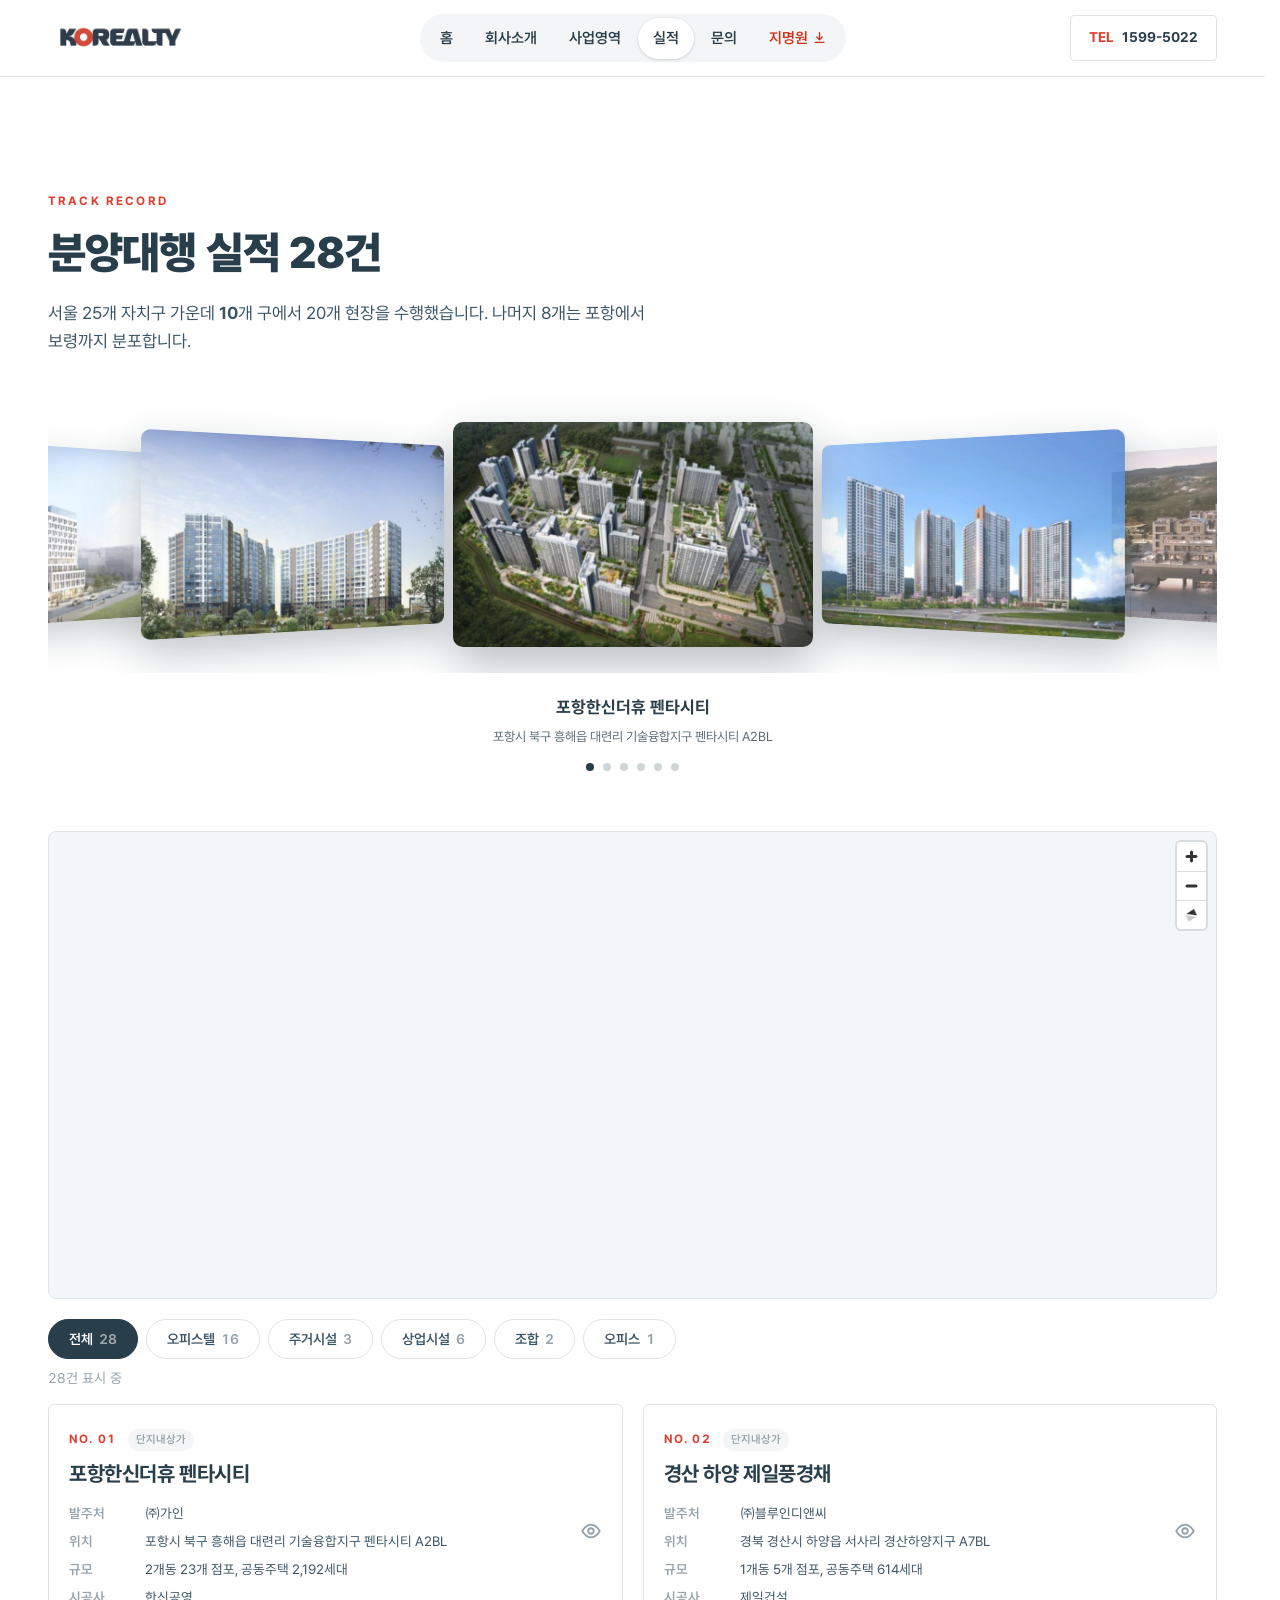
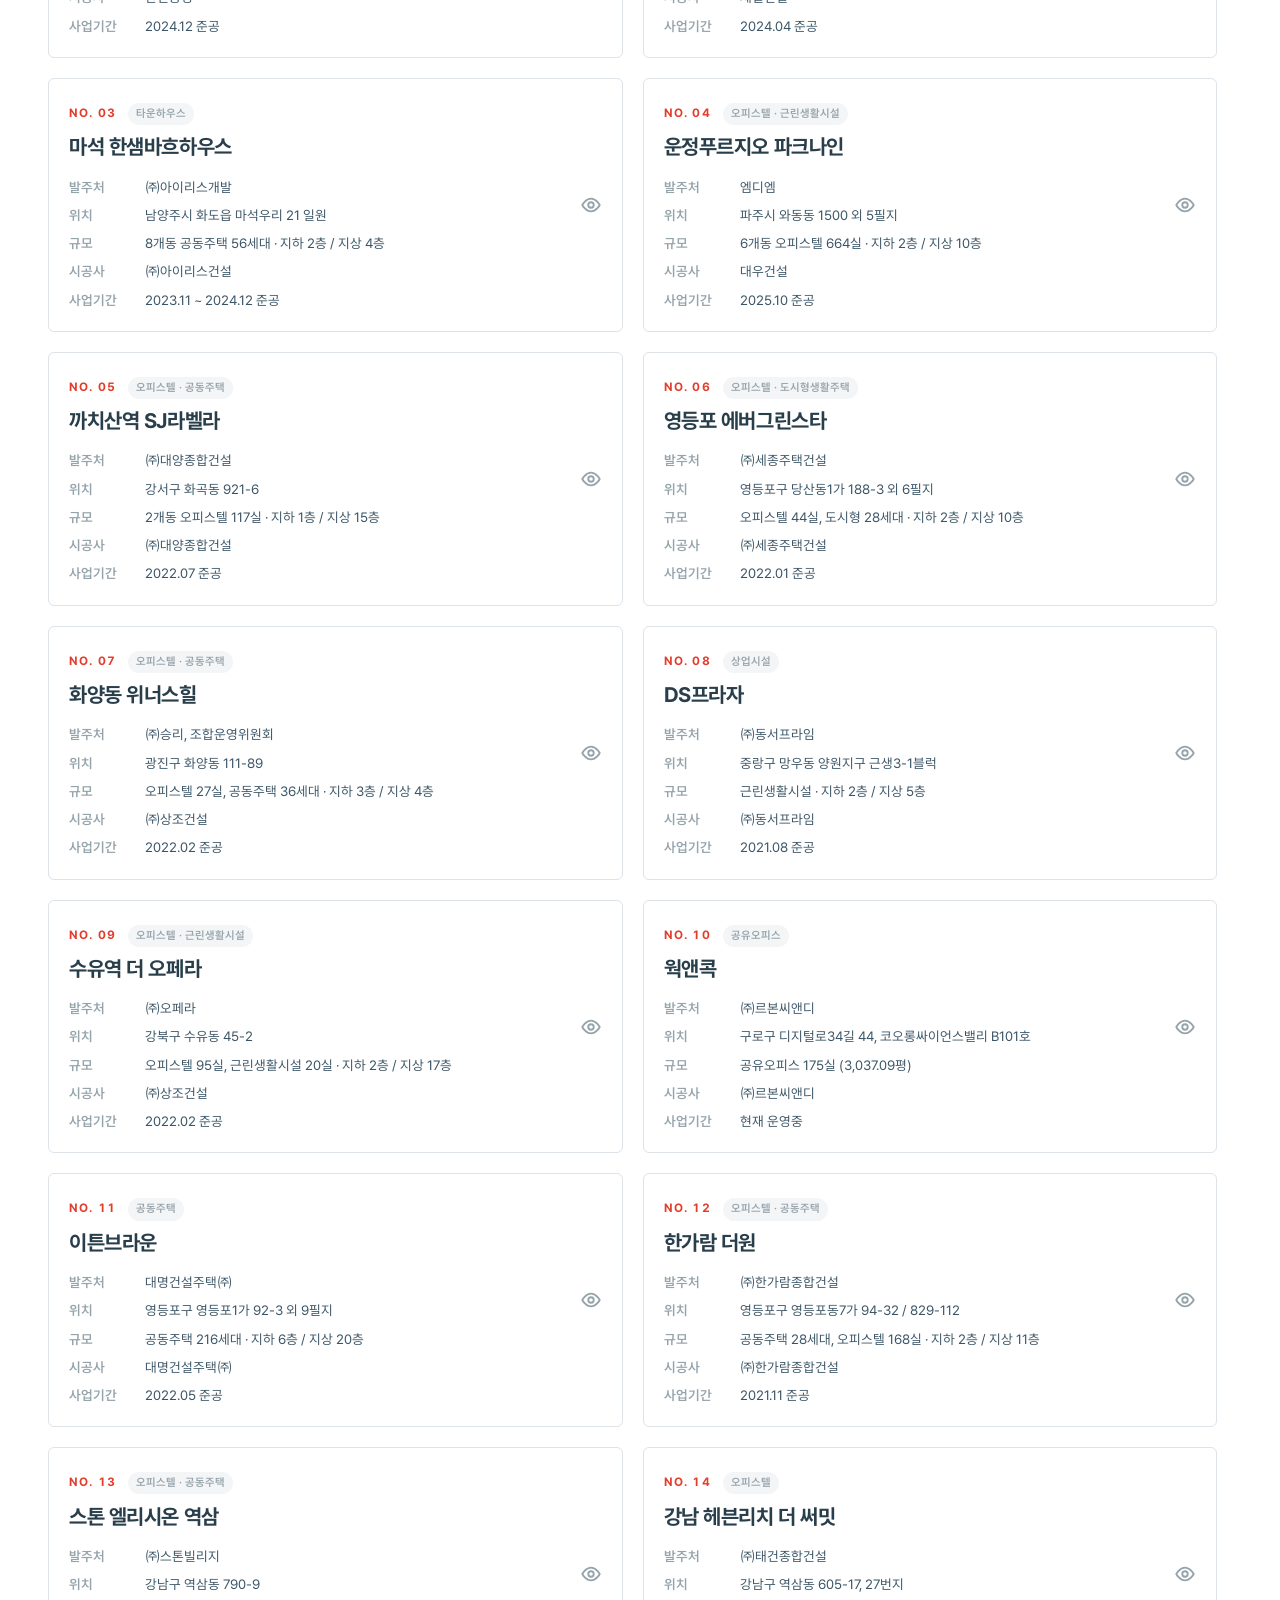
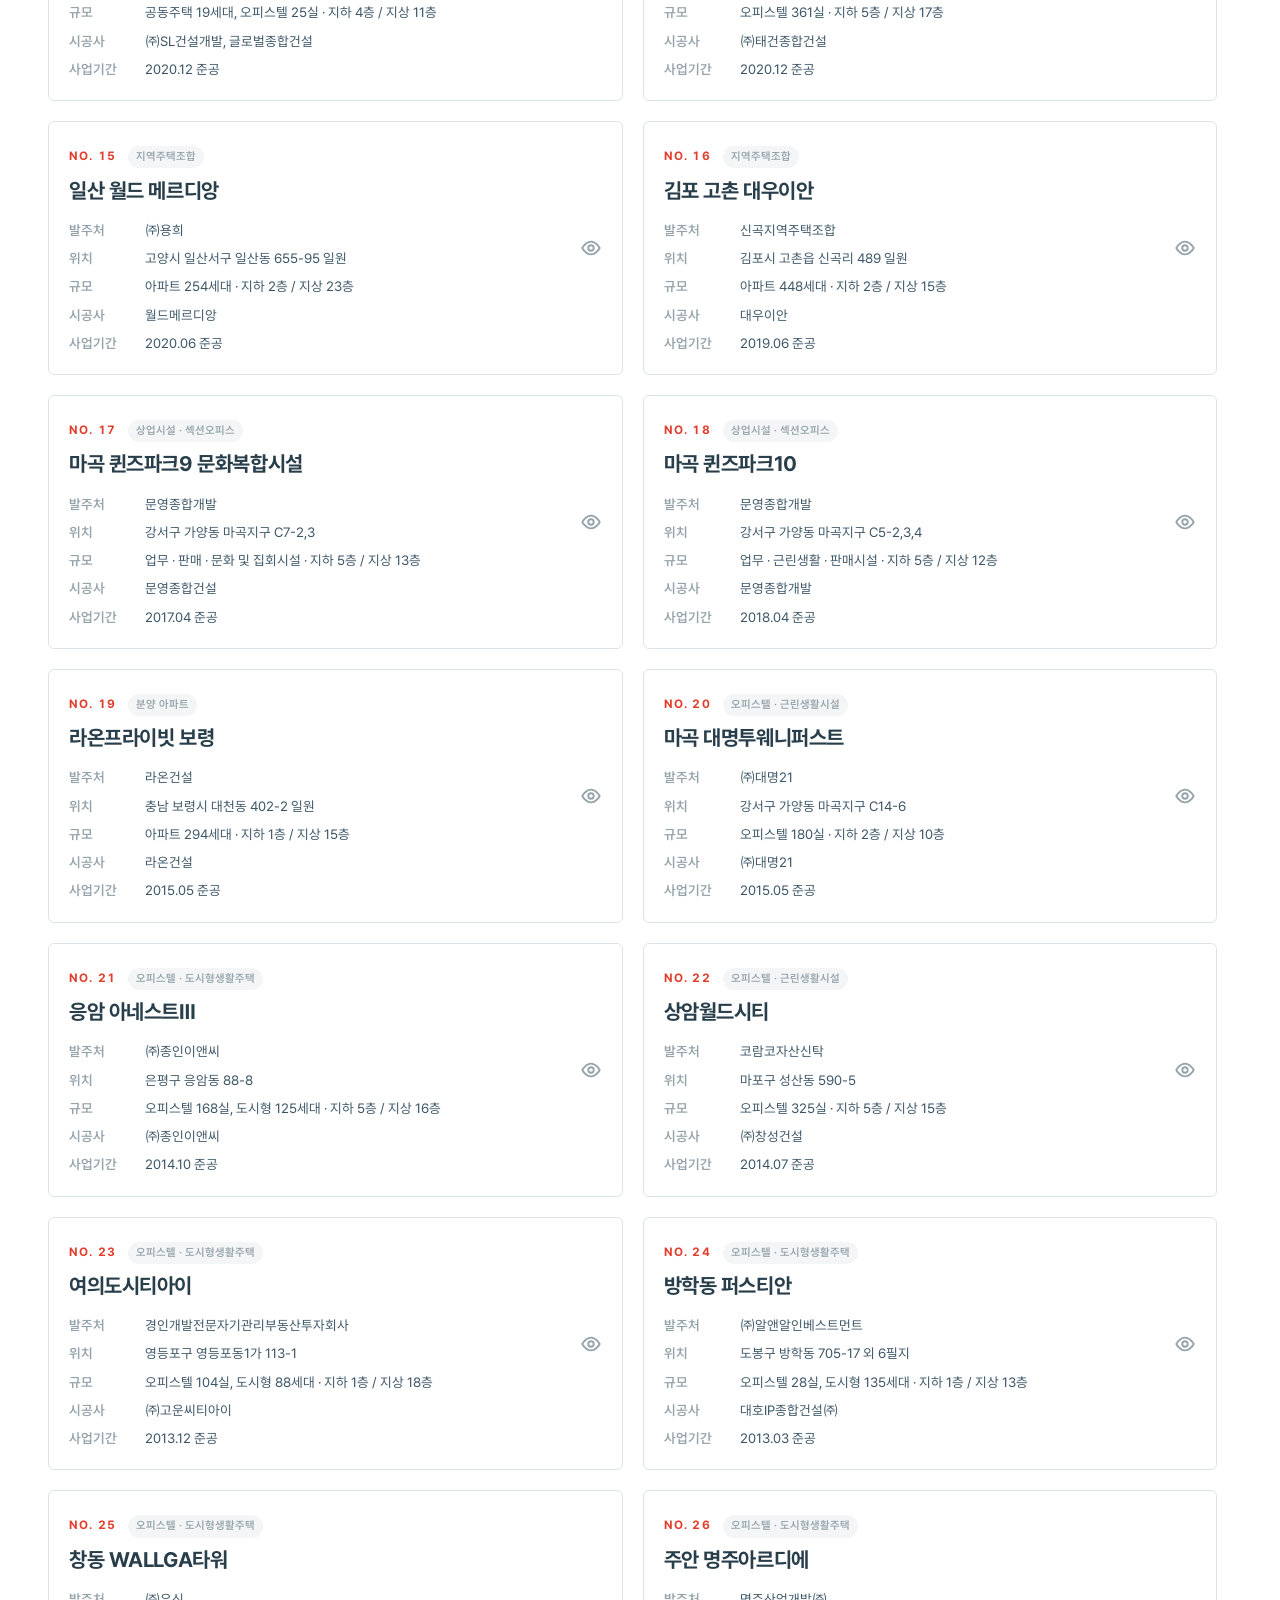
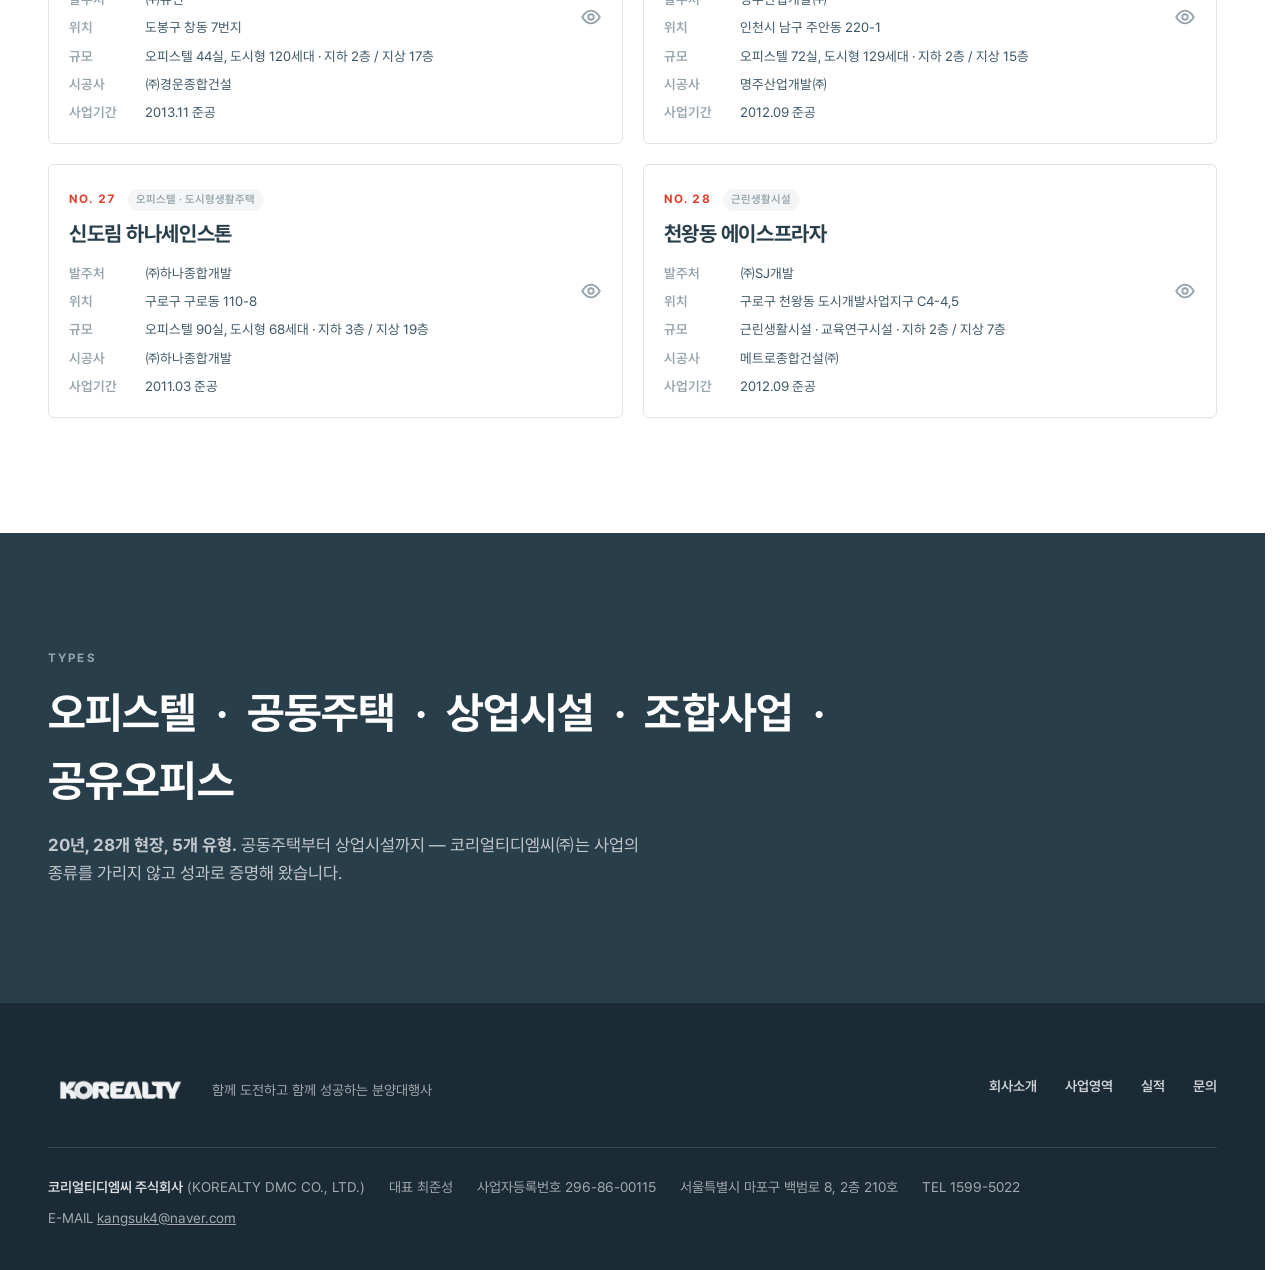
<file: portfolio.html>
<!doctype html>
<html lang="ko">
<head>
<meta charset="utf-8">
<meta name="viewport" content="width=device-width, initial-scale=1">
<title>분양대행 실적 28건 | 코리얼티디엠씨㈜</title>
<meta name="description" content="오피스텔·공동주택·상업시설·조합사업·오피스까지 28건의 분양대행 실적. 발주처·규모·시공사를 현장별로 공개합니다.">
<link rel="canonical" href="https://korealty.co.kr/portfolio">
<meta name="robots" content="index, follow">
<meta name="theme-color" content="#293E4B">

<meta property="og:type" content="website">
<meta property="og:site_name" content="코리얼티디엠씨㈜">
<meta property="og:locale" content="ko_KR">
<meta property="og:url" content="https://korealty.co.kr/portfolio">
<meta property="og:title" content="분양대행 실적 28건 | 코리얼티디엠씨㈜">
<meta property="og:description" content="오피스텔·공동주택·상업시설·조합사업·오피스까지 28건의 분양대행 실적. 발주처·규모·시공사를 현장별로 공개합니다.">
<meta property="og:image" content="https://korealty.co.kr/assets/img/og.jpg">
<meta property="og:image:width" content="1200">
<meta property="og:image:height" content="630">
<meta name="twitter:card" content="summary_large_image">

<link rel="icon" type="image/png" sizes="32x32" href="assets/img/favicon-32.png?v=def091a5">
<link rel="apple-touch-icon" href="assets/img/favicon-180.png?v=a17d6f32">
<link rel="preload" as="font" type="font/woff2" href="assets/fonts/Pretendard-Bold.woff2?v=ff42c8d3" crossorigin>
<script>document.documentElement.classList.add("js")</script>
<link rel="stylesheet" href="css/style.css">

<script type="application/ld+json">
{
  "@context": "https://schema.org",
  "@type": "BreadcrumbList",
  "itemListElement": [
    { "@type": "ListItem", "position": 1, "name": "홈", "item": "https://korealty.co.kr/" },
    { "@type": "ListItem", "position": 2, "name": "실적", "item": "https://korealty.co.kr/portfolio" }
  ]
}
</script>
<!-- build-portfolio-jsonld: 아래는 tools/build-portfolio.py가 생성한다. 직접 고치지 말 것. -->
<script type="application/ld+json">
{
 "@context": "https://schema.org",
 "@type": "ItemList",
 "name": "분양대행 실적",
 "numberOfItems": 28,
 "itemListOrder": "https://schema.org/ItemListOrderDescending",
 "itemListElement": [
  {
   "@type": "ListItem",
   "position": 1,
   "item": {
    "@type": "Place",
    "name": "포항한신더휴 펜타시티",
    "address": "포항시 북구 흥해읍 대련리 기술융합지구 펜타시티 A2BL",
    "image": "https://korealty.co.kr/assets/img/projects/01.jpg"
   }
  },
  {
   "@type": "ListItem",
   "position": 2,
   "item": {
    "@type": "Place",
    "name": "경산 하양 제일풍경채",
    "address": "경북 경산시 하양읍 서사리 경산하양지구 A7BL",
    "image": "https://korealty.co.kr/assets/img/projects/02.jpg"
   }
  },
  {
   "@type": "ListItem",
   "position": 3,
   "item": {
    "@type": "Place",
    "name": "마석 한샘바흐하우스",
    "address": "남양주시 화도읍 마석우리 21 일원",
    "image": "https://korealty.co.kr/assets/img/projects/03.jpg"
   }
  },
  {
   "@type": "ListItem",
   "position": 4,
   "item": {
    "@type": "Place",
    "name": "운정푸르지오 파크나인",
    "address": "파주시 와동동 1500 외 5필지",
    "image": "https://korealty.co.kr/assets/img/projects/04.jpg"
   }
  },
  {
   "@type": "ListItem",
   "position": 5,
   "item": {
    "@type": "Place",
    "name": "까치산역 SJ라벨라",
    "address": "강서구 화곡동 921-6",
    "image": "https://korealty.co.kr/assets/img/projects/05.jpg"
   }
  },
  {
   "@type": "ListItem",
   "position": 6,
   "item": {
    "@type": "Place",
    "name": "영등포 에버그린스타",
    "address": "영등포구 당산동1가 188-3 외 6필지",
    "image": "https://korealty.co.kr/assets/img/projects/06.jpg"
   }
  },
  {
   "@type": "ListItem",
   "position": 7,
   "item": {
    "@type": "Place",
    "name": "화양동 위너스힐",
    "address": "광진구 화양동 111-89",
    "image": "https://korealty.co.kr/assets/img/projects/07.jpg"
   }
  },
  {
   "@type": "ListItem",
   "position": 8,
   "item": {
    "@type": "Place",
    "name": "DS프라자",
    "address": "중랑구 망우동 양원지구 근생3-1블럭",
    "image": "https://korealty.co.kr/assets/img/projects/08.jpg"
   }
  },
  {
   "@type": "ListItem",
   "position": 9,
   "item": {
    "@type": "Place",
    "name": "수유역 더 오페라",
    "address": "강북구 수유동 45-2",
    "image": "https://korealty.co.kr/assets/img/projects/09.jpg"
   }
  },
  {
   "@type": "ListItem",
   "position": 10,
   "item": {
    "@type": "Place",
    "name": "웍앤콕",
    "address": "구로구 디지털로34길 44, 코오롱싸이언스밸리 B101호",
    "image": "https://korealty.co.kr/assets/img/projects/10.jpg"
   }
  },
  {
   "@type": "ListItem",
   "position": 11,
   "item": {
    "@type": "Place",
    "name": "이튼브라운",
    "address": "영등포구 영등포1가 92-3 외 9필지",
    "image": "https://korealty.co.kr/assets/img/projects/11.jpg"
   }
  },
  {
   "@type": "ListItem",
   "position": 12,
   "item": {
    "@type": "Place",
    "name": "한가람 더원",
    "address": "영등포구 영등포동7가 94-32 / 829-112",
    "image": "https://korealty.co.kr/assets/img/projects/12.jpg"
   }
  },
  {
   "@type": "ListItem",
   "position": 13,
   "item": {
    "@type": "Place",
    "name": "스톤 엘리시온 역삼",
    "address": "강남구 역삼동 790-9",
    "image": "https://korealty.co.kr/assets/img/projects/13.jpg"
   }
  },
  {
   "@type": "ListItem",
   "position": 14,
   "item": {
    "@type": "Place",
    "name": "강남 헤븐리치 더 써밋",
    "address": "강남구 역삼동 605-17, 27번지",
    "image": "https://korealty.co.kr/assets/img/projects/14.jpg"
   }
  },
  {
   "@type": "ListItem",
   "position": 15,
   "item": {
    "@type": "Place",
    "name": "일산 월드 메르디앙",
    "address": "고양시 일산서구 일산동 655-95 일원",
    "image": "https://korealty.co.kr/assets/img/projects/15.jpg"
   }
  },
  {
   "@type": "ListItem",
   "position": 16,
   "item": {
    "@type": "Place",
    "name": "김포 고촌 대우이안",
    "address": "김포시 고촌읍 신곡리 489 일원",
    "image": "https://korealty.co.kr/assets/img/projects/16.jpg"
   }
  },
  {
   "@type": "ListItem",
   "position": 17,
   "item": {
    "@type": "Place",
    "name": "마곡 퀸즈파크9 문화복합시설",
    "address": "강서구 가양동 마곡지구 C7-2,3",
    "image": "https://korealty.co.kr/assets/img/projects/17.jpg"
   }
  },
  {
   "@type": "ListItem",
   "position": 18,
   "item": {
    "@type": "Place",
    "name": "마곡 퀸즈파크10",
    "address": "강서구 가양동 마곡지구 C5-2,3,4",
    "image": "https://korealty.co.kr/assets/img/projects/18.jpg"
   }
  },
  {
   "@type": "ListItem",
   "position": 19,
   "item": {
    "@type": "Place",
    "name": "라온프라이빗 보령",
    "address": "충남 보령시 대천동 402-2 일원",
    "image": "https://korealty.co.kr/assets/img/projects/19.jpg"
   }
  },
  {
   "@type": "ListItem",
   "position": 20,
   "item": {
    "@type": "Place",
    "name": "마곡 대명투웨니퍼스트",
    "address": "강서구 가양동 마곡지구 C14-6",
    "image": "https://korealty.co.kr/assets/img/projects/20.jpg"
   }
  },
  {
   "@type": "ListItem",
   "position": 21,
   "item": {
    "@type": "Place",
    "name": "응암 아네스트Ⅲ",
    "address": "은평구 응암동 88-8",
    "image": "https://korealty.co.kr/assets/img/projects/21.jpg"
   }
  },
  {
   "@type": "ListItem",
   "position": 22,
   "item": {
    "@type": "Place",
    "name": "상암월드시티",
    "address": "마포구 성산동 590-5",
    "image": "https://korealty.co.kr/assets/img/projects/22.jpg"
   }
  },
  {
   "@type": "ListItem",
   "position": 23,
   "item": {
    "@type": "Place",
    "name": "여의도시티아이",
    "address": "영등포구 영등포동1가 113-1",
    "image": "https://korealty.co.kr/assets/img/projects/23.jpg"
   }
  },
  {
   "@type": "ListItem",
   "position": 24,
   "item": {
    "@type": "Place",
    "name": "방학동 퍼스티안",
    "address": "도봉구 방학동 705-17 외 6필지",
    "image": "https://korealty.co.kr/assets/img/projects/24.jpg"
   }
  },
  {
   "@type": "ListItem",
   "position": 25,
   "item": {
    "@type": "Place",
    "name": "창동 WALLGA타워",
    "address": "도봉구 창동 7번지",
    "image": "https://korealty.co.kr/assets/img/projects/25.jpg"
   }
  },
  {
   "@type": "ListItem",
   "position": 26,
   "item": {
    "@type": "Place",
    "name": "주안 명주아르디에",
    "address": "인천시 남구 주안동 220-1",
    "image": "https://korealty.co.kr/assets/img/projects/26.jpg"
   }
  },
  {
   "@type": "ListItem",
   "position": 27,
   "item": {
    "@type": "Place",
    "name": "신도림 하나세인스톤",
    "address": "구로구 구로동 110-8",
    "image": "https://korealty.co.kr/assets/img/projects/27.jpg"
   }
  },
  {
   "@type": "ListItem",
   "position": 28,
   "item": {
    "@type": "Place",
    "name": "천왕동 에이스프라자",
    "address": "구로구 천왕동 도시개발사업지구 C4-4,5",
    "image": "https://korealty.co.kr/assets/img/projects/28.jpg"
   }
  }
 ]
}
</script>
<!-- /build-portfolio-jsonld -->
</head>
<body>
<a class="skip" href="#main">본문 바로가기</a>

<header class="head">
  <div class="shell head__in">
    <a class="head__logo" href="/" aria-label="코리얼티디엠씨 홈">
      <img src="assets/img/logo.png" alt="KOREALTY" width="640" height="140">
    </a>
    <nav class="nav">
      <a href="/">홈</a>
      <a href="about">회사소개</a>
      <a href="business">사업영역</a>
      <a href="portfolio" aria-current="page">실적</a>
      <a href="contact">문의</a>
      <a class="nav__doc" href="assets/docs/코리얼티디엠씨_지명원.pdf?v=a355fb81" target="_blank" rel="noopener">지명원<svg viewBox="0 0 24 24" fill="none" stroke="currentColor" stroke-width="2.5" stroke-linecap="round" stroke-linejoin="round" aria-hidden="true"><path d="M12 3v12M7 11l5 5 5-5M4 21h16"/></svg></a>
    </nav>
    <a class="head__call" href="tel:15995022"><span>TEL</span> 1599-5022</a>
    <a class="head__tel" href="tel:15995022" aria-label="전화 걸기 1599-5022"><svg viewBox="0 0 24 24" fill="none" stroke="currentColor" stroke-width="2" stroke-linecap="round" stroke-linejoin="round" aria-hidden="true"><path d="M22 16.9v3a2 2 0 0 1-2.2 2 19.8 19.8 0 0 1-8.6-3.1 19.5 19.5 0 0 1-6-6A19.8 19.8 0 0 1 2.1 4.2 2 2 0 0 1 4.1 2h3a2 2 0 0 1 2 1.7c.1 1 .4 1.9.7 2.8a2 2 0 0 1-.5 2.1L8.1 9.9a16 16 0 0 0 6 6l1.3-1.3a2 2 0 0 1 2.1-.4c.9.3 1.8.6 2.8.7a2 2 0 0 1 1.7 2Z"/></svg></a>
    <button class="burger" type="button" aria-label="메뉴 열기" aria-expanded="false"><i></i><i></i><i></i></button>
  </div>
</header>

<main id="main">

  <section class="sec sec--record">
    <div class="shell">
      <div class="sec__head">
        <p class="eyebrow">Track Record</p>
        <h1 class="h-section">분양대행 실적 28건</h1>
        <p class="lede">서울 25개 자치구 가운데 <b data-gu-count>10</b>개 구에서 20개 현장을 수행했습니다. 나머지 8개는 포항에서 보령까지 분포합니다.</p>
      </div>

      <!-- 대표 현장. 숫자는 js/data.js 의 NO. 다 — 이름 · 사진 · 위치를 거기서
           끌어오므로 실적을 고치면 여기도 같이 따라온다. js/cover.js 가 그린다. -->
      <div class="rise" data-cover="1,2,3,13,18,19"></div>

      <div class="map__wrap rise" data-map-wrap>
        <div class="map" data-map></div>
        <div class="map__card" data-map-card></div>
        <!-- 데스크톱에서 WebGL이 되면 js/portfolio-map.js가 위 SVG 지도를 숨기고
             이 3D 지도(서울 프로젝트 핀)로 바꾼다. 모바일·실패 시 SVG가 남는다. -->
        <div class="map3d" data-map3d aria-label="서울 프로젝트 3D 지도"></div>
        <div class="map__away">
          <span>서울 외 현장<b>8건</b></span>
          <span>포항</span><span>경산</span><span>파주</span><span>김포</span>
          <span>고양 일산</span><span>남양주 마석</span><span>인천 주안</span><span>충남 보령</span>
        </div>
      </div>

      <div class="filters" data-filters role="group" aria-label="유형별 필터"></div>
      <p class="filters__count">
        <span class="num" data-count>28</span>건 표시 중
      </p>

      <h2 class="sr-only">프로젝트 목록</h2>
      <div class="grid grid--2" data-projects>
<!-- build-portfolio: 아래는 tools/build-portfolio.py가 생성한다. 직접 고치지 말 것. -->
        <article class="proj rise is-in" data-cat="상업시설" data-no="1" tabindex="0" role="button" aria-haspopup="dialog">
          <div>
            <span class="proj__no num">NO. 01</span>
            <span class="proj__type">단지내상가</span>
            <h3>포항한신더휴 펜타시티</h3>
            <dl>
              <dt>발주처</dt><dd>㈜가인</dd>
              <dt>위치</dt><dd>포항시 북구 흥해읍 대련리 기술융합지구 펜타시티 A2BL</dd>
              <dt>규모</dt><dd>2개동 23개 점포, 공동주택 2,192세대</dd>
              <dt>시공사</dt><dd>한신공영</dd>
              <dt>사업기간</dt><dd>2024.12 준공</dd>
            </dl>
          </div>
          <div class="proj__view" aria-hidden="true">
            <svg viewBox="0 0 24 24" fill="none" stroke="currentColor" stroke-width="2" stroke-linecap="round" stroke-linejoin="round"><path d="M2.5 12S6 5 12 5s9.5 7 9.5 7-3.5 7-9.5 7-9.5-7-9.5-7Z"/><circle cx="12" cy="12" r="3"/></svg>
          </div>
        </article>
        <article class="proj rise is-in" data-cat="상업시설" data-no="2" tabindex="0" role="button" aria-haspopup="dialog">
          <div>
            <span class="proj__no num">NO. 02</span>
            <span class="proj__type">단지내상가</span>
            <h3>경산 하양 제일풍경채</h3>
            <dl>
              <dt>발주처</dt><dd>㈜블루인디앤씨</dd>
              <dt>위치</dt><dd>경북 경산시 하양읍 서사리 경산하양지구 A7BL</dd>
              <dt>규모</dt><dd>1개동 5개 점포, 공동주택 614세대</dd>
              <dt>시공사</dt><dd>제일건설</dd>
              <dt>사업기간</dt><dd>2024.04 준공</dd>
            </dl>
          </div>
          <div class="proj__view" aria-hidden="true">
            <svg viewBox="0 0 24 24" fill="none" stroke="currentColor" stroke-width="2" stroke-linecap="round" stroke-linejoin="round"><path d="M2.5 12S6 5 12 5s9.5 7 9.5 7-3.5 7-9.5 7-9.5-7-9.5-7Z"/><circle cx="12" cy="12" r="3"/></svg>
          </div>
        </article>
        <article class="proj rise is-in" data-cat="주거시설" data-no="3" tabindex="0" role="button" aria-haspopup="dialog">
          <div>
            <span class="proj__no num">NO. 03</span>
            <span class="proj__type">타운하우스</span>
            <h3>마석 한샘바흐하우스</h3>
            <dl>
              <dt>발주처</dt><dd>㈜아이리스개발</dd>
              <dt>위치</dt><dd>남양주시 화도읍 마석우리 21 일원</dd>
              <dt>규모</dt><dd>8개동 공동주택 56세대 · 지하 2층 / 지상 4층</dd>
              <dt>시공사</dt><dd>㈜아이리스건설</dd>
              <dt>사업기간</dt><dd>2023.11 ~ 2024.12 준공</dd>
            </dl>
          </div>
          <div class="proj__view" aria-hidden="true">
            <svg viewBox="0 0 24 24" fill="none" stroke="currentColor" stroke-width="2" stroke-linecap="round" stroke-linejoin="round"><path d="M2.5 12S6 5 12 5s9.5 7 9.5 7-3.5 7-9.5 7-9.5-7-9.5-7Z"/><circle cx="12" cy="12" r="3"/></svg>
          </div>
        </article>
        <article class="proj rise is-in" data-cat="오피스텔" data-no="4" tabindex="0" role="button" aria-haspopup="dialog">
          <div>
            <span class="proj__no num">NO. 04</span>
            <span class="proj__type">오피스텔 · 근린생활시설</span>
            <h3>운정푸르지오 파크나인</h3>
            <dl>
              <dt>발주처</dt><dd>엠디엠</dd>
              <dt>위치</dt><dd>파주시 와동동 1500 외 5필지</dd>
              <dt>규모</dt><dd>6개동 오피스텔 664실 · 지하 2층 / 지상 10층</dd>
              <dt>시공사</dt><dd>대우건설</dd>
              <dt>사업기간</dt><dd>2025.10 준공</dd>
            </dl>
          </div>
          <div class="proj__view" aria-hidden="true">
            <svg viewBox="0 0 24 24" fill="none" stroke="currentColor" stroke-width="2" stroke-linecap="round" stroke-linejoin="round"><path d="M2.5 12S6 5 12 5s9.5 7 9.5 7-3.5 7-9.5 7-9.5-7-9.5-7Z"/><circle cx="12" cy="12" r="3"/></svg>
          </div>
        </article>
        <article class="proj rise is-in" data-cat="오피스텔" data-no="5" tabindex="0" role="button" aria-haspopup="dialog">
          <div>
            <span class="proj__no num">NO. 05</span>
            <span class="proj__type">오피스텔 · 공동주택</span>
            <h3>까치산역 SJ라벨라</h3>
            <dl>
              <dt>발주처</dt><dd>㈜대양종합건설</dd>
              <dt>위치</dt><dd>강서구 화곡동 921-6</dd>
              <dt>규모</dt><dd>2개동 오피스텔 117실 · 지하 1층 / 지상 15층</dd>
              <dt>시공사</dt><dd>㈜대양종합건설</dd>
              <dt>사업기간</dt><dd>2022.07 준공</dd>
            </dl>
          </div>
          <div class="proj__view" aria-hidden="true">
            <svg viewBox="0 0 24 24" fill="none" stroke="currentColor" stroke-width="2" stroke-linecap="round" stroke-linejoin="round"><path d="M2.5 12S6 5 12 5s9.5 7 9.5 7-3.5 7-9.5 7-9.5-7-9.5-7Z"/><circle cx="12" cy="12" r="3"/></svg>
          </div>
        </article>
        <article class="proj rise is-in" data-cat="오피스텔" data-no="6" tabindex="0" role="button" aria-haspopup="dialog">
          <div>
            <span class="proj__no num">NO. 06</span>
            <span class="proj__type">오피스텔 · 도시형생활주택</span>
            <h3>영등포 에버그린스타</h3>
            <dl>
              <dt>발주처</dt><dd>㈜세종주택건설</dd>
              <dt>위치</dt><dd>영등포구 당산동1가 188-3 외 6필지</dd>
              <dt>규모</dt><dd>오피스텔 44실, 도시형 28세대 · 지하 2층 / 지상 10층</dd>
              <dt>시공사</dt><dd>㈜세종주택건설</dd>
              <dt>사업기간</dt><dd>2022.01 준공</dd>
            </dl>
          </div>
          <div class="proj__view" aria-hidden="true">
            <svg viewBox="0 0 24 24" fill="none" stroke="currentColor" stroke-width="2" stroke-linecap="round" stroke-linejoin="round"><path d="M2.5 12S6 5 12 5s9.5 7 9.5 7-3.5 7-9.5 7-9.5-7-9.5-7Z"/><circle cx="12" cy="12" r="3"/></svg>
          </div>
        </article>
        <article class="proj rise is-in" data-cat="오피스텔" data-no="7" tabindex="0" role="button" aria-haspopup="dialog">
          <div>
            <span class="proj__no num">NO. 07</span>
            <span class="proj__type">오피스텔 · 공동주택</span>
            <h3>화양동 위너스힐</h3>
            <dl>
              <dt>발주처</dt><dd>㈜승리, 조합운영위원회</dd>
              <dt>위치</dt><dd>광진구 화양동 111-89</dd>
              <dt>규모</dt><dd>오피스텔 27실, 공동주택 36세대 · 지하 3층 / 지상 4층</dd>
              <dt>시공사</dt><dd>㈜상조건설</dd>
              <dt>사업기간</dt><dd>2022.02 준공</dd>
            </dl>
          </div>
          <div class="proj__view" aria-hidden="true">
            <svg viewBox="0 0 24 24" fill="none" stroke="currentColor" stroke-width="2" stroke-linecap="round" stroke-linejoin="round"><path d="M2.5 12S6 5 12 5s9.5 7 9.5 7-3.5 7-9.5 7-9.5-7-9.5-7Z"/><circle cx="12" cy="12" r="3"/></svg>
          </div>
        </article>
        <article class="proj rise is-in" data-cat="상업시설" data-no="8" tabindex="0" role="button" aria-haspopup="dialog">
          <div>
            <span class="proj__no num">NO. 08</span>
            <span class="proj__type">상업시설</span>
            <h3>DS프라자</h3>
            <dl>
              <dt>발주처</dt><dd>㈜동서프라임</dd>
              <dt>위치</dt><dd>중랑구 망우동 양원지구 근생3-1블럭</dd>
              <dt>규모</dt><dd>근린생활시설 · 지하 2층 / 지상 5층</dd>
              <dt>시공사</dt><dd>㈜동서프라임</dd>
              <dt>사업기간</dt><dd>2021.08 준공</dd>
            </dl>
          </div>
          <div class="proj__view" aria-hidden="true">
            <svg viewBox="0 0 24 24" fill="none" stroke="currentColor" stroke-width="2" stroke-linecap="round" stroke-linejoin="round"><path d="M2.5 12S6 5 12 5s9.5 7 9.5 7-3.5 7-9.5 7-9.5-7-9.5-7Z"/><circle cx="12" cy="12" r="3"/></svg>
          </div>
        </article>
        <article class="proj rise is-in" data-cat="오피스텔" data-no="9" tabindex="0" role="button" aria-haspopup="dialog">
          <div>
            <span class="proj__no num">NO. 09</span>
            <span class="proj__type">오피스텔 · 근린생활시설</span>
            <h3>수유역 더 오페라</h3>
            <dl>
              <dt>발주처</dt><dd>㈜오페라</dd>
              <dt>위치</dt><dd>강북구 수유동 45-2</dd>
              <dt>규모</dt><dd>오피스텔 95실, 근린생활시설 20실 · 지하 2층 / 지상 17층</dd>
              <dt>시공사</dt><dd>㈜상조건설</dd>
              <dt>사업기간</dt><dd>2022.02 준공</dd>
            </dl>
          </div>
          <div class="proj__view" aria-hidden="true">
            <svg viewBox="0 0 24 24" fill="none" stroke="currentColor" stroke-width="2" stroke-linecap="round" stroke-linejoin="round"><path d="M2.5 12S6 5 12 5s9.5 7 9.5 7-3.5 7-9.5 7-9.5-7-9.5-7Z"/><circle cx="12" cy="12" r="3"/></svg>
          </div>
        </article>
        <article class="proj rise is-in" data-cat="오피스" data-no="10" tabindex="0" role="button" aria-haspopup="dialog">
          <div>
            <span class="proj__no num">NO. 10</span>
            <span class="proj__type">공유오피스</span>
            <h3>웍앤콕</h3>
            <dl>
              <dt>발주처</dt><dd>㈜르본씨앤디</dd>
              <dt>위치</dt><dd>구로구 디지털로34길 44, 코오롱싸이언스밸리 B101호</dd>
              <dt>규모</dt><dd>공유오피스 175실 (3,037.09평)</dd>
              <dt>시공사</dt><dd>㈜르본씨앤디</dd>
              <dt>사업기간</dt><dd>현재 운영중</dd>
            </dl>
          </div>
          <div class="proj__view" aria-hidden="true">
            <svg viewBox="0 0 24 24" fill="none" stroke="currentColor" stroke-width="2" stroke-linecap="round" stroke-linejoin="round"><path d="M2.5 12S6 5 12 5s9.5 7 9.5 7-3.5 7-9.5 7-9.5-7-9.5-7Z"/><circle cx="12" cy="12" r="3"/></svg>
          </div>
        </article>
        <article class="proj rise is-in" data-cat="주거시설" data-no="11" tabindex="0" role="button" aria-haspopup="dialog">
          <div>
            <span class="proj__no num">NO. 11</span>
            <span class="proj__type">공동주택</span>
            <h3>이튼브라운</h3>
            <dl>
              <dt>발주처</dt><dd>대명건설주택㈜</dd>
              <dt>위치</dt><dd>영등포구 영등포1가 92-3 외 9필지</dd>
              <dt>규모</dt><dd>공동주택 216세대 · 지하 6층 / 지상 20층</dd>
              <dt>시공사</dt><dd>대명건설주택㈜</dd>
              <dt>사업기간</dt><dd>2022.05 준공</dd>
            </dl>
          </div>
          <div class="proj__view" aria-hidden="true">
            <svg viewBox="0 0 24 24" fill="none" stroke="currentColor" stroke-width="2" stroke-linecap="round" stroke-linejoin="round"><path d="M2.5 12S6 5 12 5s9.5 7 9.5 7-3.5 7-9.5 7-9.5-7-9.5-7Z"/><circle cx="12" cy="12" r="3"/></svg>
          </div>
        </article>
        <article class="proj rise is-in" data-cat="오피스텔" data-no="12" tabindex="0" role="button" aria-haspopup="dialog">
          <div>
            <span class="proj__no num">NO. 12</span>
            <span class="proj__type">오피스텔 · 공동주택</span>
            <h3>한가람 더원</h3>
            <dl>
              <dt>발주처</dt><dd>㈜한가람종합건설</dd>
              <dt>위치</dt><dd>영등포구 영등포동7가 94-32 / 829-112</dd>
              <dt>규모</dt><dd>공동주택 28세대, 오피스텔 168실 · 지하 2층 / 지상 11층</dd>
              <dt>시공사</dt><dd>㈜한가람종합건설</dd>
              <dt>사업기간</dt><dd>2021.11 준공</dd>
            </dl>
          </div>
          <div class="proj__view" aria-hidden="true">
            <svg viewBox="0 0 24 24" fill="none" stroke="currentColor" stroke-width="2" stroke-linecap="round" stroke-linejoin="round"><path d="M2.5 12S6 5 12 5s9.5 7 9.5 7-3.5 7-9.5 7-9.5-7-9.5-7Z"/><circle cx="12" cy="12" r="3"/></svg>
          </div>
        </article>
        <article class="proj rise is-in" data-cat="오피스텔" data-no="13" tabindex="0" role="button" aria-haspopup="dialog">
          <div>
            <span class="proj__no num">NO. 13</span>
            <span class="proj__type">오피스텔 · 공동주택</span>
            <h3>스톤 엘리시온 역삼</h3>
            <dl>
              <dt>발주처</dt><dd>㈜스톤빌리지</dd>
              <dt>위치</dt><dd>강남구 역삼동 790-9</dd>
              <dt>규모</dt><dd>공동주택 19세대, 오피스텔 25실 · 지하 4층 / 지상 11층</dd>
              <dt>시공사</dt><dd>㈜SL건설개발, 글로벌종합건설</dd>
              <dt>사업기간</dt><dd>2020.12 준공</dd>
            </dl>
          </div>
          <div class="proj__view" aria-hidden="true">
            <svg viewBox="0 0 24 24" fill="none" stroke="currentColor" stroke-width="2" stroke-linecap="round" stroke-linejoin="round"><path d="M2.5 12S6 5 12 5s9.5 7 9.5 7-3.5 7-9.5 7-9.5-7-9.5-7Z"/><circle cx="12" cy="12" r="3"/></svg>
          </div>
        </article>
        <article class="proj rise is-in" data-cat="오피스텔" data-no="14" tabindex="0" role="button" aria-haspopup="dialog">
          <div>
            <span class="proj__no num">NO. 14</span>
            <span class="proj__type">오피스텔</span>
            <h3>강남 헤븐리치 더 써밋</h3>
            <dl>
              <dt>발주처</dt><dd>㈜태건종합건설</dd>
              <dt>위치</dt><dd>강남구 역삼동 605-17, 27번지</dd>
              <dt>규모</dt><dd>오피스텔 361실 · 지하 5층 / 지상 17층</dd>
              <dt>시공사</dt><dd>㈜태건종합건설</dd>
              <dt>사업기간</dt><dd>2020.12 준공</dd>
            </dl>
          </div>
          <div class="proj__view" aria-hidden="true">
            <svg viewBox="0 0 24 24" fill="none" stroke="currentColor" stroke-width="2" stroke-linecap="round" stroke-linejoin="round"><path d="M2.5 12S6 5 12 5s9.5 7 9.5 7-3.5 7-9.5 7-9.5-7-9.5-7Z"/><circle cx="12" cy="12" r="3"/></svg>
          </div>
        </article>
        <article class="proj rise is-in" data-cat="조합" data-no="15" tabindex="0" role="button" aria-haspopup="dialog">
          <div>
            <span class="proj__no num">NO. 15</span>
            <span class="proj__type">지역주택조합</span>
            <h3>일산 월드 메르디앙</h3>
            <dl>
              <dt>발주처</dt><dd>㈜용희</dd>
              <dt>위치</dt><dd>고양시 일산서구 일산동 655-95 일원</dd>
              <dt>규모</dt><dd>아파트 254세대 · 지하 2층 / 지상 23층</dd>
              <dt>시공사</dt><dd>월드메르디앙</dd>
              <dt>사업기간</dt><dd>2020.06 준공</dd>
            </dl>
          </div>
          <div class="proj__view" aria-hidden="true">
            <svg viewBox="0 0 24 24" fill="none" stroke="currentColor" stroke-width="2" stroke-linecap="round" stroke-linejoin="round"><path d="M2.5 12S6 5 12 5s9.5 7 9.5 7-3.5 7-9.5 7-9.5-7-9.5-7Z"/><circle cx="12" cy="12" r="3"/></svg>
          </div>
        </article>
        <article class="proj rise is-in" data-cat="조합" data-no="16" tabindex="0" role="button" aria-haspopup="dialog">
          <div>
            <span class="proj__no num">NO. 16</span>
            <span class="proj__type">지역주택조합</span>
            <h3>김포 고촌 대우이안</h3>
            <dl>
              <dt>발주처</dt><dd>신곡지역주택조합</dd>
              <dt>위치</dt><dd>김포시 고촌읍 신곡리 489 일원</dd>
              <dt>규모</dt><dd>아파트 448세대 · 지하 2층 / 지상 15층</dd>
              <dt>시공사</dt><dd>대우이안</dd>
              <dt>사업기간</dt><dd>2019.06 준공</dd>
            </dl>
          </div>
          <div class="proj__view" aria-hidden="true">
            <svg viewBox="0 0 24 24" fill="none" stroke="currentColor" stroke-width="2" stroke-linecap="round" stroke-linejoin="round"><path d="M2.5 12S6 5 12 5s9.5 7 9.5 7-3.5 7-9.5 7-9.5-7-9.5-7Z"/><circle cx="12" cy="12" r="3"/></svg>
          </div>
        </article>
        <article class="proj rise is-in" data-cat="상업시설" data-no="17" tabindex="0" role="button" aria-haspopup="dialog">
          <div>
            <span class="proj__no num">NO. 17</span>
            <span class="proj__type">상업시설 · 섹션오피스</span>
            <h3>마곡 퀸즈파크9 문화복합시설</h3>
            <dl>
              <dt>발주처</dt><dd>문영종합개발</dd>
              <dt>위치</dt><dd>강서구 가양동 마곡지구 C7-2,3</dd>
              <dt>규모</dt><dd>업무 · 판매 · 문화 및 집회시설 · 지하 5층 / 지상 13층</dd>
              <dt>시공사</dt><dd>문영종합건설</dd>
              <dt>사업기간</dt><dd>2017.04 준공</dd>
            </dl>
          </div>
          <div class="proj__view" aria-hidden="true">
            <svg viewBox="0 0 24 24" fill="none" stroke="currentColor" stroke-width="2" stroke-linecap="round" stroke-linejoin="round"><path d="M2.5 12S6 5 12 5s9.5 7 9.5 7-3.5 7-9.5 7-9.5-7-9.5-7Z"/><circle cx="12" cy="12" r="3"/></svg>
          </div>
        </article>
        <article class="proj rise is-in" data-cat="상업시설" data-no="18" tabindex="0" role="button" aria-haspopup="dialog">
          <div>
            <span class="proj__no num">NO. 18</span>
            <span class="proj__type">상업시설 · 섹션오피스</span>
            <h3>마곡 퀸즈파크10</h3>
            <dl>
              <dt>발주처</dt><dd>문영종합개발</dd>
              <dt>위치</dt><dd>강서구 가양동 마곡지구 C5-2,3,4</dd>
              <dt>규모</dt><dd>업무 · 근린생활 · 판매시설 · 지하 5층 / 지상 12층</dd>
              <dt>시공사</dt><dd>문영종합개발</dd>
              <dt>사업기간</dt><dd>2018.04 준공</dd>
            </dl>
          </div>
          <div class="proj__view" aria-hidden="true">
            <svg viewBox="0 0 24 24" fill="none" stroke="currentColor" stroke-width="2" stroke-linecap="round" stroke-linejoin="round"><path d="M2.5 12S6 5 12 5s9.5 7 9.5 7-3.5 7-9.5 7-9.5-7-9.5-7Z"/><circle cx="12" cy="12" r="3"/></svg>
          </div>
        </article>
        <article class="proj rise is-in" data-cat="주거시설" data-no="19" tabindex="0" role="button" aria-haspopup="dialog">
          <div>
            <span class="proj__no num">NO. 19</span>
            <span class="proj__type">분양 아파트</span>
            <h3>라온프라이빗 보령</h3>
            <dl>
              <dt>발주처</dt><dd>라온건설</dd>
              <dt>위치</dt><dd>충남 보령시 대천동 402-2 일원</dd>
              <dt>규모</dt><dd>아파트 294세대 · 지하 1층 / 지상 15층</dd>
              <dt>시공사</dt><dd>라온건설</dd>
              <dt>사업기간</dt><dd>2015.05 준공</dd>
            </dl>
          </div>
          <div class="proj__view" aria-hidden="true">
            <svg viewBox="0 0 24 24" fill="none" stroke="currentColor" stroke-width="2" stroke-linecap="round" stroke-linejoin="round"><path d="M2.5 12S6 5 12 5s9.5 7 9.5 7-3.5 7-9.5 7-9.5-7-9.5-7Z"/><circle cx="12" cy="12" r="3"/></svg>
          </div>
        </article>
        <article class="proj rise is-in" data-cat="오피스텔" data-no="20" tabindex="0" role="button" aria-haspopup="dialog">
          <div>
            <span class="proj__no num">NO. 20</span>
            <span class="proj__type">오피스텔 · 근린생활시설</span>
            <h3>마곡 대명투웨니퍼스트</h3>
            <dl>
              <dt>발주처</dt><dd>㈜대명21</dd>
              <dt>위치</dt><dd>강서구 가양동 마곡지구 C14-6</dd>
              <dt>규모</dt><dd>오피스텔 180실 · 지하 2층 / 지상 10층</dd>
              <dt>시공사</dt><dd>㈜대명21</dd>
              <dt>사업기간</dt><dd>2015.05 준공</dd>
            </dl>
          </div>
          <div class="proj__view" aria-hidden="true">
            <svg viewBox="0 0 24 24" fill="none" stroke="currentColor" stroke-width="2" stroke-linecap="round" stroke-linejoin="round"><path d="M2.5 12S6 5 12 5s9.5 7 9.5 7-3.5 7-9.5 7-9.5-7-9.5-7Z"/><circle cx="12" cy="12" r="3"/></svg>
          </div>
        </article>
        <article class="proj rise is-in" data-cat="오피스텔" data-no="21" tabindex="0" role="button" aria-haspopup="dialog">
          <div>
            <span class="proj__no num">NO. 21</span>
            <span class="proj__type">오피스텔 · 도시형생활주택</span>
            <h3>응암 아네스트Ⅲ</h3>
            <dl>
              <dt>발주처</dt><dd>㈜종인이앤씨</dd>
              <dt>위치</dt><dd>은평구 응암동 88-8</dd>
              <dt>규모</dt><dd>오피스텔 168실, 도시형 125세대 · 지하 5층 / 지상 16층</dd>
              <dt>시공사</dt><dd>㈜종인이앤씨</dd>
              <dt>사업기간</dt><dd>2014.10 준공</dd>
            </dl>
          </div>
          <div class="proj__view" aria-hidden="true">
            <svg viewBox="0 0 24 24" fill="none" stroke="currentColor" stroke-width="2" stroke-linecap="round" stroke-linejoin="round"><path d="M2.5 12S6 5 12 5s9.5 7 9.5 7-3.5 7-9.5 7-9.5-7-9.5-7Z"/><circle cx="12" cy="12" r="3"/></svg>
          </div>
        </article>
        <article class="proj rise is-in" data-cat="오피스텔" data-no="22" tabindex="0" role="button" aria-haspopup="dialog">
          <div>
            <span class="proj__no num">NO. 22</span>
            <span class="proj__type">오피스텔 · 근린생활시설</span>
            <h3>상암월드시티</h3>
            <dl>
              <dt>발주처</dt><dd>코람코자산신탁</dd>
              <dt>위치</dt><dd>마포구 성산동 590-5</dd>
              <dt>규모</dt><dd>오피스텔 325실 · 지하 5층 / 지상 15층</dd>
              <dt>시공사</dt><dd>㈜창성건설</dd>
              <dt>사업기간</dt><dd>2014.07 준공</dd>
            </dl>
          </div>
          <div class="proj__view" aria-hidden="true">
            <svg viewBox="0 0 24 24" fill="none" stroke="currentColor" stroke-width="2" stroke-linecap="round" stroke-linejoin="round"><path d="M2.5 12S6 5 12 5s9.5 7 9.5 7-3.5 7-9.5 7-9.5-7-9.5-7Z"/><circle cx="12" cy="12" r="3"/></svg>
          </div>
        </article>
        <article class="proj rise is-in" data-cat="오피스텔" data-no="23" tabindex="0" role="button" aria-haspopup="dialog">
          <div>
            <span class="proj__no num">NO. 23</span>
            <span class="proj__type">오피스텔 · 도시형생활주택</span>
            <h3>여의도시티아이</h3>
            <dl>
              <dt>발주처</dt><dd>경인개발전문자기관리부동산투자회사</dd>
              <dt>위치</dt><dd>영등포구 영등포동1가 113-1</dd>
              <dt>규모</dt><dd>오피스텔 104실, 도시형 88세대 · 지하 1층 / 지상 18층</dd>
              <dt>시공사</dt><dd>㈜고운씨티아이</dd>
              <dt>사업기간</dt><dd>2013.12 준공</dd>
            </dl>
          </div>
          <div class="proj__view" aria-hidden="true">
            <svg viewBox="0 0 24 24" fill="none" stroke="currentColor" stroke-width="2" stroke-linecap="round" stroke-linejoin="round"><path d="M2.5 12S6 5 12 5s9.5 7 9.5 7-3.5 7-9.5 7-9.5-7-9.5-7Z"/><circle cx="12" cy="12" r="3"/></svg>
          </div>
        </article>
        <article class="proj rise is-in" data-cat="오피스텔" data-no="24" tabindex="0" role="button" aria-haspopup="dialog">
          <div>
            <span class="proj__no num">NO. 24</span>
            <span class="proj__type">오피스텔 · 도시형생활주택</span>
            <h3>방학동 퍼스티안</h3>
            <dl>
              <dt>발주처</dt><dd>㈜알앤알인베스트먼트</dd>
              <dt>위치</dt><dd>도봉구 방학동 705-17 외 6필지</dd>
              <dt>규모</dt><dd>오피스텔 28실, 도시형 135세대 · 지하 1층 / 지상 13층</dd>
              <dt>시공사</dt><dd>대호IP종합건설㈜</dd>
              <dt>사업기간</dt><dd>2013.03 준공</dd>
            </dl>
          </div>
          <div class="proj__view" aria-hidden="true">
            <svg viewBox="0 0 24 24" fill="none" stroke="currentColor" stroke-width="2" stroke-linecap="round" stroke-linejoin="round"><path d="M2.5 12S6 5 12 5s9.5 7 9.5 7-3.5 7-9.5 7-9.5-7-9.5-7Z"/><circle cx="12" cy="12" r="3"/></svg>
          </div>
        </article>
        <article class="proj rise is-in" data-cat="오피스텔" data-no="25" tabindex="0" role="button" aria-haspopup="dialog">
          <div>
            <span class="proj__no num">NO. 25</span>
            <span class="proj__type">오피스텔 · 도시형생활주택</span>
            <h3>창동 WALLGA타워</h3>
            <dl>
              <dt>발주처</dt><dd>㈜유신</dd>
              <dt>위치</dt><dd>도봉구 창동 7번지</dd>
              <dt>규모</dt><dd>오피스텔 44실, 도시형 120세대 · 지하 2층 / 지상 17층</dd>
              <dt>시공사</dt><dd>㈜경운종합건설</dd>
              <dt>사업기간</dt><dd>2013.11 준공</dd>
            </dl>
          </div>
          <div class="proj__view" aria-hidden="true">
            <svg viewBox="0 0 24 24" fill="none" stroke="currentColor" stroke-width="2" stroke-linecap="round" stroke-linejoin="round"><path d="M2.5 12S6 5 12 5s9.5 7 9.5 7-3.5 7-9.5 7-9.5-7-9.5-7Z"/><circle cx="12" cy="12" r="3"/></svg>
          </div>
        </article>
        <article class="proj rise is-in" data-cat="오피스텔" data-no="26" tabindex="0" role="button" aria-haspopup="dialog">
          <div>
            <span class="proj__no num">NO. 26</span>
            <span class="proj__type">오피스텔 · 도시형생활주택</span>
            <h3>주안 명주아르디에</h3>
            <dl>
              <dt>발주처</dt><dd>명주산업개발㈜</dd>
              <dt>위치</dt><dd>인천시 남구 주안동 220-1</dd>
              <dt>규모</dt><dd>오피스텔 72실, 도시형 129세대 · 지하 2층 / 지상 15층</dd>
              <dt>시공사</dt><dd>명주산업개발㈜</dd>
              <dt>사업기간</dt><dd>2012.09 준공</dd>
            </dl>
          </div>
          <div class="proj__view" aria-hidden="true">
            <svg viewBox="0 0 24 24" fill="none" stroke="currentColor" stroke-width="2" stroke-linecap="round" stroke-linejoin="round"><path d="M2.5 12S6 5 12 5s9.5 7 9.5 7-3.5 7-9.5 7-9.5-7-9.5-7Z"/><circle cx="12" cy="12" r="3"/></svg>
          </div>
        </article>
        <article class="proj rise is-in" data-cat="오피스텔" data-no="27" tabindex="0" role="button" aria-haspopup="dialog">
          <div>
            <span class="proj__no num">NO. 27</span>
            <span class="proj__type">오피스텔 · 도시형생활주택</span>
            <h3>신도림 하나세인스톤</h3>
            <dl>
              <dt>발주처</dt><dd>㈜하나종합개발</dd>
              <dt>위치</dt><dd>구로구 구로동 110-8</dd>
              <dt>규모</dt><dd>오피스텔 90실, 도시형 68세대 · 지하 3층 / 지상 19층</dd>
              <dt>시공사</dt><dd>㈜하나종합개발</dd>
              <dt>사업기간</dt><dd>2011.03 준공</dd>
            </dl>
          </div>
          <div class="proj__view" aria-hidden="true">
            <svg viewBox="0 0 24 24" fill="none" stroke="currentColor" stroke-width="2" stroke-linecap="round" stroke-linejoin="round"><path d="M2.5 12S6 5 12 5s9.5 7 9.5 7-3.5 7-9.5 7-9.5-7-9.5-7Z"/><circle cx="12" cy="12" r="3"/></svg>
          </div>
        </article>
        <article class="proj rise is-in" data-cat="상업시설" data-no="28" tabindex="0" role="button" aria-haspopup="dialog">
          <div>
            <span class="proj__no num">NO. 28</span>
            <span class="proj__type">근린생활시설</span>
            <h3>천왕동 에이스프라자</h3>
            <dl>
              <dt>발주처</dt><dd>㈜SJ개발</dd>
              <dt>위치</dt><dd>구로구 천왕동 도시개발사업지구 C4-4,5</dd>
              <dt>규모</dt><dd>근린생활시설 · 교육연구시설 · 지하 2층 / 지상 7층</dd>
              <dt>시공사</dt><dd>메트로종합건설㈜</dd>
              <dt>사업기간</dt><dd>2012.09 준공</dd>
            </dl>
          </div>
          <div class="proj__view" aria-hidden="true">
            <svg viewBox="0 0 24 24" fill="none" stroke="currentColor" stroke-width="2" stroke-linecap="round" stroke-linejoin="round"><path d="M2.5 12S6 5 12 5s9.5 7 9.5 7-3.5 7-9.5 7-9.5-7-9.5-7Z"/><circle cx="12" cy="12" r="3"/></svg>
          </div>
        </article>
      <!-- /build-portfolio -->
      </div>
    </div>
  </section>

  <section class="sec sec--navy">
    <div class="shell">
      <div class="stmt rise">
        <div>
          <p class="eyebrow">Types</p>
          <ul class="set">
            <li>오피스텔</li>
            <li>공동주택</li>
            <li>상업시설</li>
            <li>조합사업</li>
            <li>공유오피스</li>
          </ul>
          <p class="lede"><b>20년, 28개 현장, 5개 유형.</b> 공동주택부터 상업시설까지 — 코리얼티디엠씨㈜는 사업의 종류를 가리지 않고 성과로 증명해 왔습니다.</p>
        </div>
      </div>
    </div>
  </section>

</main>

<footer class="foot">
  <div class="shell">
    <div class="foot__top">
      <div class="foot__logo">
        <img src="assets/img/logo-white.png" alt="KOREALTY" width="640" height="140" loading="lazy" decoding="async">
        <div>함께 도전하고 함께 성공하는 분양대행사</div>
      </div>
      <nav class="foot__links">
        <a href="about">회사소개</a>
        <a href="business">사업영역</a>
        <a href="portfolio">실적</a>
        <a href="contact">문의</a>
      </nav>
    </div>
    <div class="foot__bot">
      <span><b>코리얼티디엠씨 주식회사</b> (KOREALTY DMC CO., LTD.)</span>
      <span>대표 최준성</span>
      <span>사업자등록번호 296-86-00115</span>
      <span>서울특별시 마포구 백범로 8, 2층 210호</span>
      <span>TEL 1599-5022</span>
      <span>E-MAIL <a href="mailto:kangsuk4@naver.com" style="text-decoration:underline">kangsuk4@naver.com</a></span>
    </div>
  </div>
</footer>

<script src="js/data.js"></script>
<script src="js/map.js"></script>
<script src="js/main.js"></script>
<script src="js/portfolio-map.js" defer></script>
<script src="js/cover.js" defer></script>
</body>
</html>
</file>
<file: css/style.css>
@charset "utf-8";

/* ============================================================
   KOREALTY DMC — Corporate Site
   Color tokens are taken verbatim from the C.I Design Guidelines (BS 05).
   Red is an accent only; it is never used as a surface.
   ============================================================ */

/* 200·300 은 히어로의 굵기 대비(가는 첫 줄 ↔ 굵은 둘째 줄)에만 쓴다.
   본문에는 쓰지 않는다 — 작은 글씨에서 가늘면 대비가 떨어진다. */
@font-face { font-family: "Pretendard"; src: url("../assets/fonts/Pretendard-ExtraLight.woff2?v=ff42c8d3") format("woff2"); font-weight: 200; font-display: swap; }
@font-face { font-family: "Pretendard"; src: url("../assets/fonts/Pretendard-Light.woff2?v=ff42c8d3") format("woff2");      font-weight: 300; font-display: swap; }
@font-face { font-family: "Pretendard"; src: url("../assets/fonts/Pretendard-Regular.woff2?v=ff42c8d3") format("woff2");  font-weight: 400; font-display: swap; }
@font-face { font-family: "Pretendard"; src: url("../assets/fonts/Pretendard-Medium.woff2?v=ff42c8d3") format("woff2");   font-weight: 500; font-display: swap; }
@font-face { font-family: "Pretendard"; src: url("../assets/fonts/Pretendard-SemiBold.woff2?v=ff42c8d3") format("woff2"); font-weight: 600; font-display: swap; }
@font-face { font-family: "Pretendard"; src: url("../assets/fonts/Pretendard-Bold.woff2?v=ff42c8d3") format("woff2");     font-weight: 700; font-display: swap; }
@font-face { font-family: "Pretendard"; src: url("../assets/fonts/Pretendard-Black.woff2?v=ff42c8d3") format("woff2");    font-weight: 900; font-display: swap; }

:root {
  --navy:       #293E4B;
  --navy-deep:  #1B2B35;
  --navy-soft:  #3B5566;
  --red:        #E23D2C;
  /* 글자용 빨강. CI 레드는 흰 배경에서 4.25:1 이라 15px 글자 기준(4.5)에
     못 미친다. 눈으로는 거의 같고 5.01:1 로 기준을 넘는 값을 따로 둔다.
     선 · 아이콘 같은 그래픽에는 CI 레드를 그대로 쓴다. */
  --red-ink:    #D0341F;
  --gray:       #95A3AB;
  --gray-line:  #DDE3E7;
  --paper:      #F3F5F6;
  --white:      #FFFFFF;

  --shell: min(1280px, 100% - 2 * var(--pad));
  --pad: 24px;

  --step: 8px;
  --radius: 4px;

  --ease: cubic-bezier(.22, .61, .36, 1);
}

@media (min-width: 900px) { :root { --pad: 48px; } }

* { box-sizing: border-box; }

/* scrollbar-gutter: 스크롤바가 차지할 자리를 내용이 짧은 페이지에서도
   미리 비워 둔다. 윈도우 크롬처럼 스크롤바가 자리를 먹는 환경에서는,
   스크롤이 생기는 페이지(메뉴 5개)와 안 생기는 페이지(404)를 오갈 때
   본문 폭이 스크롤바 폭만큼 달라져 화면이 가로로 툭 밀린다. 항상 비워
   두면 어느 페이지로 가도 본문 폭이 같다. 맥의 겹침(overlay) 스크롤바
   환경에서는 원래 자리를 안 먹으므로 아무 변화가 없다. */
html { scroll-behavior: smooth; scrollbar-gutter: stable; }

body {
  margin: 0;
  font-family: "Pretendard", -apple-system, BlinkMacSystemFont, "Apple SD Gothic Neo", sans-serif;
  font-weight: 400;
  color: var(--navy);
  background: var(--white);
  line-height: 1.65;
  -webkit-font-smoothing: antialiased;
  word-break: keep-all;
}

/* height:auto가 없으면 <img>의 width/height 속성 때문에 이미지가 찌그러진다.
   그 속성은 로딩 중 레이아웃이 흔들리지 않게 하려고 넣은 것이다. */
img, video { max-width: 100%; height: auto; display: block; }
a { color: inherit; text-decoration: none; }

:focus-visible {
  outline: 2px solid var(--red);
  outline-offset: 3px;
}

.shell { width: var(--shell); margin-inline: auto; }

/* 화면에는 보이지 않고 스크린리더만 읽는다. 제목 단계를 잇는 데 쓴다. */
.sr-only {
  position: absolute;
  width: 1px; height: 1px;
  padding: 0; margin: -1px;
  overflow: hidden;
  clip-path: inset(50%);
  white-space: nowrap;
}

/* 본문 바로가기. 키보드로 들어온 사람이 매 페이지 메뉴 여섯 개를 다 지나지
   않고 본문으로 건너뛰게 한다. Tab으로 초점이 올 때만 화면에 나타난다. */
.skip {
  position: absolute;
  left: 16px; top: -80px;
  z-index: 100;
  padding: 12px 18px;
  border-radius: 6px;
  background: var(--navy-deep);
  color: var(--white);
  font-size: 14px;
  font-weight: 600;
}
.skip:focus { top: 12px; }
/* 헤더가 위에 붙어 다니므로(sticky) 그 높이만큼 비워야 본문 첫 줄이 안 가린다. */
main { scroll-margin-top: 80px; }

/* ---------- Type scale ---------- */

.eyebrow {
  font-size: 12px;
  font-weight: 700;
  letter-spacing: .18em;
  text-transform: uppercase;
  color: var(--red);
  margin: 0 0 16px;
}
.eyebrow--muted { color: var(--gray); }

h1, h2, h3 { margin: 0; font-weight: 900; letter-spacing: -.02em; line-height: 1.15; }

.h-display { font-size: clamp(36px, 6vw, 76px); }
.h-section { font-size: clamp(28px, 3.6vw, 44px); }
.h-card    { font-size: clamp(19px, 1.6vw, 23px); font-weight: 700; letter-spacing: -.01em; }

.lede {
  font-size: clamp(16px, 1.35vw, 19px);
  color: var(--navy-soft);
  max-width: 62ch;
  margin: 20px 0 0;
}

/* 넓은 화면에서만 강제 줄바꿈. 좁은 화면에서는 글이 알아서 흐르게 둔다. */
@media (max-width: 700px) { .br-wide { display: none; } }
/* 반대로 좁은 화면에서만 강제 줄바꿈. 기본은 숨겨서 넓은 화면에서는
   한 줄로 자연스럽게 흐르게 둔다. */
.br-narrow { display: none; }
@media (max-width: 700px) { .br-narrow { display: inline; } }

/* Data numerals: tabular so figures line up in columns */
.num { font-variant-numeric: tabular-nums; font-feature-settings: "tnum" 1; }

/* ---------- Buttons ---------- */

.btn {
  display: inline-flex;
  align-items: center;
  gap: 10px;
  padding: 15px 26px;
  border: 1px solid transparent;
  border-radius: var(--radius);
  font-size: 15px;
  font-weight: 700;
  cursor: pointer;
  transition: background .2s var(--ease), color .2s var(--ease), border-color .2s var(--ease), transform .12s var(--ease);
}
/* 누를 때 살짝 눌리는 촉각 피드백. transform이라 주변 배치는 흔들리지 않는다. */
.btn:active { transform: translateY(1px); }
.btn--primary { background: var(--red); color: var(--white); }
.btn--primary:hover { background: #C7321F; }
.btn--ghost { background: transparent; color: var(--white); border-color: rgba(255,255,255,.45); }
.btn--ghost:hover { background: rgba(255,255,255,.12); border-color: var(--white); }
.btn--navy { background: var(--navy); color: var(--white); }
.btn--navy:hover { background: var(--navy-deep); }
.btn--line { background: transparent; color: var(--navy); border-color: var(--gray-line); }
.btn--line:hover { border-color: var(--navy); }

/* ---------- Header ---------- */

.head {
  position: sticky;
  top: 0;
  z-index: 60;
  background: rgba(255,255,255,.92);
  backdrop-filter: blur(12px);
  border-bottom: 1px solid var(--gray-line);
}
/* 3열 격자. 양옆 칸을 1fr로 같게 두면 로고·전화번호 폭이 달라져도 메뉴는
   항상 정확히 가운데 온다. space-between으로는 양옆 폭이 같을 때만 우연히 맞는다. */
.head__in {
  display: grid;
  grid-template-columns: 1fr auto 1fr;
  align-items: center;
  height: 76px;
}
.head__logo { justify-self: start; }
.head__logo img { height: 32px; width: auto; }
.head__call { justify-self: end; }

/* 아주 옅은 통 위에 현재 페이지만 흰 알약으로 떠오른다.
   색으로 강하게 칠하지 않고 빛과 그림자로만 구분해 헤더를 가볍게 둔다. */
.nav {
  position: relative;   /* 아래 알약이 이 안에서 자리를 잡는다 */
  display: flex;
  align-items: center;
  justify-self: center;
  gap: 2px;
  padding: 4px 5px;
  background: rgba(41, 62, 75, .05);
  border-radius: 999px;
}

/* 흰 알약 하나가 커서를 따라 옮겨 다닌다. 항목마다 배경을 따로 켜면
   현재 페이지의 알약은 그 자리에 멈춰 있고 호버는 다른 알약이 겹쳐 떠서,
   "무엇이 지금 위치인가"가 흐려진다. 알약은 하나만 두고 움직인다.
   마우스가 메뉴를 떠나면 현재 페이지 자리로 돌아간다(js/main.js). */
.nav__pill {
  position: absolute;
  left: 0; top: 0;
  z-index: 0;
  border-radius: 999px;
  background: var(--white);
  box-shadow: 0 1px 3px rgba(27, 43, 53, .16), 0 0 0 .5px rgba(27, 43, 53, .06);
  opacity: 0;
  pointer-events: none;
  transition: transform .26s var(--ease), width .26s var(--ease),
              height .26s var(--ease), opacity .2s var(--ease);
}
.nav a { position: relative; z-index: 1; }   /* 글자가 알약 위로 오게 */

@media (prefers-reduced-motion: reduce) {
  .nav__pill { transition: none; }
}
.nav a {
  padding: 8px 15px;
  border-radius: 999px;
  font-size: 15px;
  font-weight: 600;
  color: var(--navy);
  transition: background .2s var(--ease), box-shadow .2s var(--ease);
}
/* 마우스를 올리면 글자만 빨강으로 바뀐다. 배경 알약은 지금 그대로 둔다.
   hover:hover 로 감싸는 이유 — 터치 기기에서는 탭한 뒤 :hover 가 그대로
   눌어붙어, 손을 뗀 뒤에도 한 항목만 계속 빨갛게 남는다. */
@media (hover: hover) {
  .nav a:hover { color: var(--red-ink); }
}
.nav a[aria-current="page"] {
  background: var(--white);
  box-shadow: 0 1px 3px rgba(27, 43, 53, .16), 0 0 0 .5px rgba(27, 43, 53, .06);
}
/* 배경은 이제 움직이는 알약이 맡는다. 세로로 펼치는 좁은 화면(900px 이하)의
   메뉴는 알약을 쓰지 않으므로 위 규칙이 그대로 살아 있어야 한다.
   ⚠ 이 묶음은 반드시 위 기본 규칙보다 뒤에 와야 한다. 특정도가 같아서,
   앞에 두면 뒤따르는 기본값(흰 배경)에 그대로 덮인다. */
@media (min-width: 901px) {
  .nav a:hover { background: transparent; }
  .nav a[aria-current="page"] { background: transparent; box-shadow: none; }
}

/* 지명원 PDF. 페이지 이동이 아니라 문서를 여는 링크라 색으로 구분한다. */
.nav a.nav__doc { color: var(--red-ink); }
.nav a.nav__doc svg { width: 13px; height: 13px; margin-left: 5px; vertical-align: -1px; }

.head__call {
  display: inline-flex;
  align-items: center;
  gap: 8px;
  padding: 10px 18px;
  border: 1px solid var(--gray-line);
  border-radius: var(--radius);
  font-size: 14px;
  font-weight: 700;
  transition: border-color .2s var(--ease);
}
.head__call:hover { border-color: var(--navy); }
.head__call span { color: var(--red); }

.burger { display: none; }

/* 좁은 화면 전용 전화 버튼. 넓은 화면에는 번호가 적힌 .head__call 이 있으므로
   여기서는 숨긴다(격자에서도 빠진다). */
.head__tel { display: none; }

@media (max-width: 900px) {
  /* 좁은 화면에서는 메뉴와 번호 상자가 빠지고, 전화 버튼과 햄버거가 남는다.
     헤더가 화면 맨 위에 계속 붙어 있으므로(sticky) 스크롤 어디에서든
     한 번에 전화가 걸린다 — 전에는 햄버거를 열고 문의로 들어가야 했다. */
  .head__in { grid-template-columns: 1fr auto auto; }
  .nav, .head__call { display: none; }
  .head__tel {
    display: inline-flex;
    align-items: center;
    justify-content: center;
    width: 44px; height: 44px;   /* 손가락으로 누를 수 있는 최소 크기 */
    margin-right: 2px;
    color: var(--navy);
    border-radius: 50%;
  }
  .head__tel svg { width: 21px; height: 21px; }
  .head__tel:active { background: var(--paper); }
  .nav.is-open {
    display: flex;
    /* 격자 안에서 절대배치하면 가운데 칸 폭에 갇힌다. 전체 열을 차지하게 해
       화면 전체 너비로 펼쳐지도록 한다. */
    grid-column: 1 / -1;
    justify-self: stretch;
    position: absolute;
    top: 76px; left: 0; right: 0;
    flex-direction: column;
    align-items: flex-start;
    gap: 0;
    padding: 8px var(--pad) 24px;
    /* 세로 목록에서는 알약 통이 필요 없다. 둥근 모서리와 옅은 바탕을 되돌린다. */
    background: var(--white);
    border-radius: 0;
    border-bottom: 1px solid var(--gray-line);
  }
  .nav.is-open a {
    padding: 16px 12px;
    width: 100%;
    border-radius: 0;
    border-bottom: 1px solid var(--gray-line);
  }
  /* 세로 목록에서는 남색으로 꽉 채우면 한 줄만 시커멓게 뜬다.
     연한 바탕과 빨간 세로선으로 현재 위치만 짚어준다. */
  .nav.is-open a[aria-current="page"] {
    background: var(--paper);
    color: var(--navy);
    box-shadow: inset 3px 0 0 var(--red);
  }
  .burger {
    display: flex;
    flex-direction: column;
    justify-content: center;
    gap: 5px;
    width: 44px; height: 44px;
    padding: 0;
    background: none;
    border: 0;
    cursor: pointer;
  }
  .burger i { display: block; height: 2px; background: var(--navy); transition: transform .2s var(--ease); }
}

/* ---------- Hero ---------- */

.hero {
  position: relative;
  /* 헤더(76px)를 뺀 화면 높이를 꽉 채운다. 그래야 하단의 스크롤 신호가
     화면 맨 아래에 붙고, 히어로 아래로 흰 여백이 생기지 않는다.
     dvh는 모바일 주소창 높이 변화를 반영한다(미지원 브라우저는 위 vh를 쓴다). */
  min-height: calc(100vh - 76px);
  min-height: calc(100dvh - 76px);
  display: flex;
  align-items: center;
  overflow: hidden;
  background: var(--navy-deep);
  color: var(--white);
}
.hero__media {
  position: absolute;
  inset: 0;
  z-index: 0;
}
/* 사진·영상은 무엇이 오든 같은 톤으로 눌러 둔다. 채도를 반쯤 걷고 살짝
   어둡게 깔아야, 아래 남색 그라데이션과 겹쳤을 때 한 장의 남색 화면처럼
   읽힌다. 원본 그대로 두면 하늘색·노을색이 남아 브랜드 색과 따로 논다. */
.hero__media video, .hero__media img {
  width: 100%; height: 100%;
  object-fit: cover;
  filter: saturate(.42) contrast(1.06) brightness(.88);
}
/* 3D 지도 층. 기본은 숨김(영상이 보임).
   ⚠ MapLibre가 컨테이너에 .maplibregl-map(position:relative)을 붙여, 나중에 로드되는
   그 CSS가 같은 특정도의 .hero__map을 덮어써 높이가 0으로 찌그러진다. 그래서 반드시
   더 높은 특정도(.hero .hero__map)로 절대배치를 고정해야 한다. */
.hero .hero__map {
  position: absolute; inset: 0;
  /* 불투명한 어두운 바닥. 타일이 오기 전에도 이 색이 깔려 있어, 지도가
     빈 화면에서 갑자기 나타나지 않고 어두운 바탕 위에 건물이 채워진다. */
  background: var(--navy-deep);
  opacity: 0;
}
.hero .hero__map.is-on { opacity: 1; }
/* html.heromap-pending은 첫 페인트 전에(<head> 인라인 스크립트) 이미 걸려
   있다. "이 화면은 지도로 간다"는 뜻이라, 그 자리를 처음부터 어둡게 깐다.
   이 상태에서는 영상에 주소가 붙지 않는다(index.html). 아래 visibility는
   그 약속이 깨졌을 때를 위한 이중 잠금이다. 지도가 실패하면 hero-map.js의
   revert()가 이 클래스를 걷고 영상을 붙인다. */
html.heromap-pending .hero .hero__map { opacity: 1; }
html.heromap-pending .hero__media video { visibility: hidden; }
/* 배경 지도라 조작 흔적(포커스 외곽선 등)과 출처 표기는 최대한 눈에 안 띄게.
   출처는 OSM 라이선스상 표기 의무가 있어 지우지 않고, 아주 작고 흐리게만 둔다. */
.hero .hero__map .maplibregl-ctrl-attrib {
  background: transparent !important;
  margin: 0 6px 3px 0 !important;
  font-size: 9px !important;
}
.hero .hero__map .maplibregl-ctrl-attrib a { color: rgba(255,255,255,.22) !important; }
.hero .hero__map .maplibregl-ctrl-attrib-button { display: none !important; }
.hero .hero__map .maplibregl-canvas { outline: none !important; }
.hero__media::after {
  content: "";
  position: absolute;
  inset: 0;
  /* 텍스트가 화면 중앙 왼쪽에 오므로, 왼쪽을 가로로 어둡게 덮어 글씨를 살리고
     오른쪽 영상은 밝게 남긴다. 여기에 아래쪽(통계)까지 세로로 한 번 더 덮는다.
     영상이 밝은 하늘과 어두운 건물을 오가도 글씨 뒤는 항상 충분히 어둡다.
     가로 그라데이션은 왼쪽을 더 깊게 눌렀다 — 제목이 커지면서 흰 글자가
     차지하는 면적이 늘어, 얇은 첫 줄이 밝은 하늘과 겹치면 흐려진다. */
  background:
    linear-gradient(90deg, rgba(27,43,53,.86) 0%, rgba(27,43,53,.58) 38%, rgba(27,43,53,.10) 78%, rgba(27,43,53,0) 100%),
    linear-gradient(180deg, rgba(27,43,53,.42) 0%, rgba(27,43,53,.30) 40%, rgba(27,43,53,.78) 100%);
}
/* 히어로 안의 세로 간격은 화면 높이에 맞춰 같이 줄고 는다(vh).
   px로 고정하면 넓게 벌린 여백이 노트북(높이 800 안팎)에서 통계 숫자를
   화면 밖으로 밀어낸다. 높은 화면에서는 원래 의도대로 넉넉히 벌어진다. */
.hero__in {
  position: relative;
  z-index: 1;
  padding: clamp(32px, 5vh, 64px) 0;
}

/* 히어로 인트로: 프레임이 그려지며 0→100%가 오르고, 100%에서 숫자만 사라지며
   (프레임은 남는다) 아래 글이 나타난다. js/hero-intro.js가 재생을 맡는다.
   기본은 평범한 CSS 테두리(border) — JS가 안 돌아도, 재생이 끝난 뒤에도
   항상 이 테두리가 프레임 역할을 한다. SVG는 "그려지는 중"에만 그 위에
   덧그려 진짜로 선이 자라나는 것처럼 보이게 하고, 다 그려지면 사라져
   원래 있던 이 테두리를 그대로 드러낸다(뷰박스 확대 문제를 피할 수 있다 —
   넓은 화면에서 SVG를 늘려 쓰면 모서리 계산이 어긋나 선에 틈이 생기는데,
   그 상태를 "완성본"으로 남기지 않으니 문제가 안 된다). */
.hero__intro {
  position: absolute;
  inset: 24px;
  z-index: 2;
  pointer-events: none;
  border: 1px solid rgba(255,255,255,.32);
  border-radius: 16px;
  /* 아래쪽 선 가운데, 스크롤 화살표가 지나가는 자리만 원형으로 뚫는다.
     배경이 사진/영상이라 색을 못 맞추니, 칠하는 대신 그 자리만 투명하게
     비워서(mask) 화살표가 문을 통과하듯 자연스럽게 겹치게 한다. */
  -webkit-mask-image: radial-gradient(circle 46px at 50% 100%, transparent 99%, black 100%);
          mask-image: radial-gradient(circle 46px at 50% 100%, transparent 99%, black 100%);
}
/* 좁은 화면에서는 프레임 inset(24px)과 글 좌우 여백(--pad, 24px)이 같아
   테두리에 글자가 딱 붙어 보인다. 프레임을 화면 가장자리 쪽으로 당겨
   글과의 틈을 만든다. */
@media (max-width: 720px) {
  .hero__intro { inset: 8px; }
}
/* 이 기본 테두리는 is-running(hero-intro.js가 실제로 그리기 시작하는
   순간)에만 끄고 SVG로 넘긴다. intro-pending(첫 페인트 전에 미리 걸리는
   클래스)에 걸어두면, hero-intro.js는 별도 파일이라 네트워크로 늦게
   도착할 수 있어 그 사이엔 테두리도 SVG도 없이 "영상만 덩그러니" 보이는
   빈 순간이 생긴다. is-running에 묶어야 테두리가 사라지는 순간과 SVG가
   나타나는 순간이 항상 같이 일어나 빈 순간이 없다. */
.hero__intro.is-running { border-color: transparent; }

.hero__intro-frame {
  display: none;
  position: absolute;
  inset: 0;
  width: 100%;
  height: 100%;
  overflow: visible;
}
.hero__intro.is-running .hero__intro-frame { display: block; }
.hero__intro-frame rect {
  fill: none;
  stroke: rgba(255,255,255,.75);
  stroke-width: 1;
}
.hero__intro-pct {
  position: absolute;
  left: 24px; bottom: 20px;
  font-size: clamp(15px, 1.6vw, 20px);
  font-weight: 700;
  font-variant-numeric: tabular-nums;
  color: rgba(255,255,255,.92);
  opacity: 0;
  transition: opacity .25s var(--ease);
}
.hero__intro.is-running .hero__intro-pct { opacity: 1; }

/* html.intro-pending이 없으면(모션 최소화·재생완료·JS 미실행) 글은
   절대 숨지 않는다 — 인라인 스크립트가 페인트 전에 판단해 미리 걸어두는
   클래스라 "다 보였다가 숨는" 역순 깜빡임이 없다.
   덩어리째 한 번에 뜨는 대신 위에서부터 한 줄씩 차례로 올라오게 한다.
   지연은 '보이는 쪽' 규칙에 걸어야 한다 — 숨기는 쪽에 걸면 첫 페인트 전에
   이미 숨어 있어야 할 요소가 지연만큼 늦게 숨어 깜빡인다. */
.hero__in > * {
  transition: opacity .8s var(--ease), transform .8s var(--ease);
}
.hero__in > *:nth-child(2) { transition-delay: .08s; }
.hero__in > *:nth-child(3) { transition-delay: .16s; }
.hero__in > *:nth-child(4) { transition-delay: .24s; }
.hero__in > *:nth-child(5) { transition-delay: .32s; }
html.intro-pending .hero__in > * {
  opacity: 0;
  transform: translateY(18px);
}
@media (prefers-reduced-motion: reduce) {
  .hero__in > * { transition: none; transition-delay: 0s; }
}
/* On the navy hero the brand red drops below AA against the overlay,
   so the eyebrow switches to the sub gray. Red stays for accents on light. */
.hero .eyebrow, .sec--navy .eyebrow { color: var(--gray); }

/* 글자로 쓰면 대비가 모자라는 CI 레드를, 그래픽 요소(짧은 선)로만 들여온다.
   화면 전체에서 색은 남색 계열 + 이 빨강 하나로 끝난다. */
/* flex 로 붙이면 안쪽의 <br class="br-narrow">(좁은 화면 줄바꿈)가 죽는다.
   인라인 블록으로 두어야 줄바꿈도 가운데 정렬도 그대로 산다. */
/* 히어로 eyebrow 는 이 사이트에서 유일하게 한글이다(회사가 무엇을 하는지
   첫 줄에서 말해야 해서). 대문자 영문에 맞춰 잡은 .3em 자간을 한글에 그대로
   쓰면 글자가 흩어져 읽기 어렵다. 자간을 줄이고 크기를 조금 키운다. */
.hero .eyebrow {
  font-size: 12px;
  letter-spacing: .16em;
  margin-bottom: clamp(18px, 3vh, 32px);
}
.hero .eyebrow::before {
  content: "";
  display: inline-block;
  width: 32px; height: 2px;
  margin-right: 14px;
  vertical-align: middle;
  background: var(--red);
}

/* 굵기 대비가 이 히어로의 전부다. 첫 줄은 200(ExtraLight), 둘째 줄은 900.
   같은 크기에서 굵기만 벌리면 두 줄이 한 문장으로 읽히면서도 무게가 갈린다. */
.hero h1 {
  max-width: 15ch;
  /* 가로뿐 아니라 세로(vh)에도 물려 둔다 — 낮은 화면에서 제목만 커져
     아래 통계가 잘리는 것을 막는다. */
  font-size: clamp(40px, min(7vw, 10.5vh), 104px);
  font-weight: 900;
  line-height: 1.04;
  letter-spacing: -.035em;
}
.hero h1 em {
  font-style: normal;
  font-weight: 200;
  color: rgba(255,255,255,.66);
}
.hero .lede {
  margin-top: clamp(20px, 3.4vh, 36px);
  max-width: 42ch;
  font-weight: 300;
  font-size: clamp(16px, 1.2vw, 18px);
  line-height: 1.85;
  color: rgba(255,255,255,.72);
}
.hero .hero__cta { margin-top: clamp(28px, 4.5vh, 48px); gap: 14px; }
/* 버튼을 나란히 놓는 자리. 히어로와 404 가 같은 모양을 쓴다 — 404 에는
   히어로가 없으므로 히어로용 이름을 빌려 쓰지 않는다. */
.hero__cta, .btn-row { display: flex; flex-wrap: wrap; gap: 12px; margin-top: 36px; }

/* 히어로의 버튼만 조금 더 크고 여유 있게. 배경이 영상이라 유령 버튼은
   테두리만으로는 약해서, 아주 옅은 유리판을 깔아 형태를 잡아준다. */
.hero .btn { padding: 17px 32px; }
.hero .btn--ghost {
  background: rgba(255,255,255,.06);
  border-color: rgba(255,255,255,.3);
  backdrop-filter: blur(6px);
}
.hero .btn--ghost:hover { background: rgba(255,255,255,.16); }

/* Trust bar — the four numbers the company can actually defend */
.hero__stats {
  position: relative;
  z-index: 1;
  display: grid;
  grid-template-columns: repeat(4, 1fr);
  margin-top: clamp(40px, 9vh, 96px);
  border-top: 1px solid rgba(255,255,255,.16);
}
/* 칸마다 세로 실선을 넣어 네 숫자가 같은 격자 위에 앉은 것이 보이게 한다.
   첫 칸만 빼야 왼쪽 끝이 본문 왼쪽선과 정확히 맞는다. */
.hero__stats div { padding: clamp(20px, 3.2vh, 32px) 0 8px 28px; }
.hero__stats div + div { box-shadow: inset 1px 0 0 rgba(255,255,255,.14); }
.hero__stats div:first-child { padding-left: 0; }
.hero__stats dt {
  font-size: 11px;
  font-weight: 600;
  letter-spacing: .16em;
  color: rgba(255,255,255,.5);
  margin-bottom: 14px;
}
/* 제목이 900이라 숫자까지 굵으면 둘이 서로 싸운다. 숫자는 가늘고 크게 —
   금액·연도처럼 '읽는 수'로 보이게 둔다. */
.hero__stats dd {
  margin: 0;
  font-size: clamp(30px, min(3.4vw, 5.4vh), 50px);
  font-weight: 200;
  line-height: 1;
  letter-spacing: -.03em;
}

@media (max-width: 720px) {
  .hero__in { padding: 40px 0; }
  .hero__stats { grid-template-columns: repeat(2, 1fr); }
  .hero__stats dt, .hero__stats dd { text-align: center; }
  /* 두 칸으로 접히면 세로 실선이 가운데 하나만 남아 어색하다. 선을 걷고
     칸 여백만 남긴다. */
  .hero__stats div { padding: 24px 0 8px; }
  .hero__stats div + div { box-shadow: none; }
  /* 통계뿐 아니라 위쪽 글·버튼도 다 가운데로 맞춘다. */
  .hero__in { text-align: center; }
  .hero .lede { margin-inline: auto; }
  .hero h1 { max-width: none; }
  .hero__cta { justify-content: center; }
  /* CTA와 통계 구분선 사이가 다른 간격보다 두 배로 벌어져 있었다.
     위(레데→CTA)와 비슷한 눈금으로 맞춘다. */
  .hero .hero__cta { margin-top: 36px; }
  .hero__stats { margin-top: 44px; }
  .hero .eyebrow { margin-bottom: 24px; }
  .hero .lede { margin-top: 28px; }
  /* 가운데 정렬에서 빨간 선을 글 앞에 붙이면 첫 줄만 들여쓴 것처럼 삐뚤어
     보인다. 글 위에 따로 세워 가운데를 맞춘다. */
  .hero .eyebrow::before { display: block; margin: 0 auto 16px; }
}

/* 히어로 하단의 "아래로 스크롤" 신호. 눌러도 다음 섹션(#scope)으로 내려간다. */
.hero__scroll {
  position: absolute;
  left: 50%; bottom: 22px;
  transform: translateX(-50%);
  z-index: 2;
  display: flex; flex-direction: column; align-items: center; gap: 4px;
  color: rgba(255,255,255,.72);
  font-size: 10px; font-weight: 700; letter-spacing: .22em;
  transition: color .2s var(--ease);
}
.hero__scroll:hover { color: var(--white); }
.hero__scroll svg { width: 22px; height: 22px; animation: heroScroll 1.8s var(--ease) infinite; }
@keyframes heroScroll {
  0%, 100% { transform: translateY(0);   opacity: .7; }
  50%      { transform: translateY(5px); opacity: 1; }
}
@media (prefers-reduced-motion: reduce) {
  .hero__scroll svg { animation: none; }
}
/* 모바일에서는 통계를 가운데 정렬해 자리를 줄이고, 글자("SCROLL")는
   빼고 화살표만 작게 남긴다 — 통계랑 겹치지 않게. */
@media (max-width: 720px) {
  .hero__scroll { bottom: 10px; }
  .hero__scroll span { display: none; }
  .hero__scroll svg { width: 16px; height: 16px; }
}

/* ---------- Section frame ---------- */

.sec { padding: clamp(72px, 9vw, 128px) 0; }
.sec--paper { background: var(--paper); }
.sec--navy { background: var(--navy); color: var(--white); }
.sec--navy .lede { color: rgba(255,255,255,.72); }

/* 제목은 폭을 넉넉히 쓰고, 읽는 글(.lede)만 62ch로 묶는다.
   70ch를 블록 전체에 걸면 제목이 몇십 px 모자라 어색하게 접힌다. */
.sec__head { margin-bottom: 56px; }
.sec__head .lede { max-width: 62ch; }

/* 섹션을 닫는 권유. 가운데 정렬된 지도를 받아야 하는데 왼쪽 끝에 붙어
   150px 어긋나 있었고, 좁은 화면에서는 이미 가운데였다 — 같은 버튼이
   화면 크기에 따라 다른 자리에 앉고 있었다. 어느 폭에서나 가운데로 둔다. */
.sec__cta { margin-top: 40px; text-align: center; }

/* ============================================================
   SIGNATURE 1 — Scope explorer
   A single site photograph carries the four business lines.
   Hotspots sit on the parts of a building each line touches.
   ============================================================ */

/* 카드가 이 안에서 위치를 잡아야 한다. 이게 없으면 카드가 페이지 기준으로
   튀어나가 화면 밖으로 밀린다. */
.scope__wrap { position: relative; }

.scope {
  position: relative;
  border-radius: 8px;
  overflow: hidden;
  background: var(--navy-deep);
  aspect-ratio: 16 / 10;
}
.scope__img { width: 100%; height: 100%; object-fit: cover; }
.scope::after {
  content: "";
  position: absolute;
  inset: 0;
  background: linear-gradient(105deg, rgba(27,43,53,.55), rgba(27,43,53,.15) 55%);
  pointer-events: none;
}

.pin {
  position: absolute;
  z-index: 2;
  width: 40px; height: 40px;
  display: grid;
  place-items: center;
  padding: 0;
  border: 0;
  border-radius: 50%;
  background: rgba(255,255,255,.9);
  color: var(--navy);
  font-size: 20px;
  font-weight: 700;
  cursor: pointer;
  transform: translate(-50%, -50%);
  transition: background .2s var(--ease), transform .2s var(--ease);
}
.pin::before {
  content: "";
  position: absolute;
  inset: -8px;
  border-radius: 50%;
  border: 1px solid rgba(255,255,255,.5);
  animation: ping 2.6s var(--ease) infinite;
}
.pin:hover { transform: translate(-50%, -50%) scale(1.08); }
.pin[aria-expanded="true"] { background: var(--red); color: var(--white); }
.pin[aria-expanded="true"]::before { animation: none; border-color: transparent; }

@keyframes ping {
  0%   { transform: scale(.85); opacity: .9; }
  70%  { transform: scale(1.25); opacity: 0; }
  100% { transform: scale(1.25); opacity: 0; }
}

/* Floating panel — the card that reads the pin */
.scope__card {
  position: absolute;
  z-index: 3;
  top: 32px; right: 32px;
  width: min(420px, calc(100% - 64px));
  padding: 32px;
  background: var(--white);
  border-radius: 8px;
  box-shadow: 0 24px 60px rgba(27,43,53,.28);
}
.scope__card .h-card { margin-bottom: 12px; }
.scope__card p { margin: 0; color: var(--navy-soft); font-size: 15px; }
.scope__flow {
  margin: 24px 0 0;
  padding: 20px 0 0;
  border-top: 1px solid var(--gray-line);
  list-style: none;
  display: grid;
  gap: 10px;
}
.scope__flow li {
  display: grid;
  grid-template-columns: 28px 1fr;
  gap: 10px;
  font-size: 14px;
  color: var(--navy-soft);
}
/* The work flow really is a sequence, so the numbers carry meaning */
.scope__flow b {
  color: var(--red);
  font-variant-numeric: tabular-nums;
  font-weight: 700;
}
.scope__cost {
  display: flex;
  align-items: baseline;
  justify-content: space-between;
  margin-top: 24px;
  padding-top: 20px;
  border-top: 1px solid var(--gray-line);
  font-size: 14px;
  color: var(--gray);
}
.scope__cost b { font-size: 22px; font-weight: 900; color: var(--navy); letter-spacing: -.02em; }

/* Tab rail, floated over the image like the reference */
.scope__tabs {
  position: absolute;
  z-index: 3;
  left: 50%;
  bottom: 28px;
  transform: translateX(-50%);
  display: flex;
  gap: 4px;
  padding: 6px;
  border-radius: 999px;
  background: rgba(27,43,53,.55);
  backdrop-filter: blur(10px);
  max-width: calc(100% - 48px);
  overflow-x: auto;
  scrollbar-width: none;
}
.scope__tabs::-webkit-scrollbar { display: none; }
.scope__tabs button {
  flex: none;
  padding: 11px 22px;
  border: 0;
  border-radius: 999px;
  background: transparent;
  color: rgba(255,255,255,.75);
  font-family: inherit;
  font-size: 14px;
  font-weight: 600;
  white-space: nowrap;
  cursor: pointer;
  transition: background .2s var(--ease), color .2s var(--ease);
}
.scope__tabs button:hover { color: var(--white); }
.scope__tabs button[aria-selected="true"] { background: var(--white); color: var(--navy); }

@media (max-width: 860px) {
  .scope { aspect-ratio: 3 / 4; }
  .scope__card { position: static; width: auto; margin: 0; border-radius: 0 0 8px 8px; box-shadow: none; }
  .scope__wrap { border-radius: 8px; overflow: hidden; box-shadow: 0 16px 40px rgba(27,43,53,.16); }
  .pin { display: none; }
  .scope__tabs { bottom: 20px; }
}
/* 태블릿 가로·작은 노트북 폭. 사진이 좁아져 떠 있는 카드가 핀 3·4번을
   덮는다(눌러도 카드가 받는다). 이 구간에서만 카드를 사진 아래로 내려
   핀을 전부 드러낸다. 카드가 가로로 길어지므로 설명과 흐름을 두 칸으로 나눈다.
   1200px부터는 카드가 핀을 가리지 않아 원래대로 사진 위에 뜬다. */
@media (min-width: 861px) and (max-width: 1199px) {
  .scope__wrap { border-radius: 8px; overflow: hidden; box-shadow: 0 16px 40px rgba(27,43,53,.16); }
  /* 사진이 낮아지면 맨 아래 핀(4번)이 탭 줄에 반쯤 깔린다. 탭을 바닥 쪽으로
     붙이고, 더 좁은 폭에서는 사진을 세로로 조금 늘려 사이를 벌린다. */
  .scope__tabs { bottom: 12px; }
  .scope__card {
    position: static;
    width: auto;
    border-radius: 0 0 8px 8px;
    box-shadow: none;
    display: grid;
    grid-template-columns: 1fr 1fr;
    grid-template-rows: auto auto 1fr;
    column-gap: 48px;
  }
  .scope__card .h-card, .scope__card p, .scope__cost { grid-column: 1; }
  .scope__cost { align-self: end; }
  .scope__flow {
    grid-column: 2; grid-row: 1 / -1;
    margin: 0; padding: 0 0 0 48px;
    border-top: 0; border-left: 1px solid var(--gray-line);
    align-content: start;
  }
}
@media (min-width: 861px) and (max-width: 1000px) {
  .scope { aspect-ratio: 4 / 3; }
}

/* ============================================================
   SITE MAP
   실적에서 가장 먼저 궁금한 것은 "어디에 지었는가"다.
   사업영역과 같은 문법 — 핀을 누르면 카드가 읽힌다.
   ============================================================ */

.map__wrap { position: relative; }

.map {
  position: relative;
  max-width: 980px;
  margin: 0 auto;
  padding: 32px;
  background: var(--white);
  border: 1px solid var(--gray-line);
  border-radius: 8px;
}
/* 지도 폭은 한 곳에서만 정한다.
   핀은 .map__plot을 기준으로 %로 앉으므로, 상자와 지도의 폭이 다르면
   핀이 지도 밖으로 밀려난다. 둘 다 이 변수를 따르게 묶어 둔다. */
.map { --map-w: 680px; }

.map__svg {
  width: 100%;
  max-width: var(--map-w);
  height: auto;
  display: block;
  margin: 0 auto;
}
.map__gu {
  fill: var(--paper);
  stroke: var(--gray-line);
  stroke-width: 1.2;
  transition: fill .2s var(--ease);
}
/* 현장이 있는 구를 건수만큼 진하게. 빈 지도가 아니라 '커버한 지역'으로 읽히게 한다.
   호버 반전은 현장이 없는 구에만 걸어야 색칠을 덮어쓰지 않는다. */
.map__gu.is-lv1 { fill: #D6DEE3; }
.map__gu.is-lv2 { fill: #B6C4CD; }
.map__gu.is-lv3 { fill: #8FA3B0; }
.map:hover .map__gu:not(.is-lv1):not(.is-lv2):not(.is-lv3) { fill: #EDF0F2; }

/* 버튼 크기는 동그라미와 같게 둔다. 라벨을 흐름에 넣으면 글씨가 안 보이는
   상태에서도 버튼이 그만큼 옆으로 넓어져, 지도 빈 곳의 클릭을 가로챈다. */
.map__pin {
  position: absolute;
  z-index: 2;
  width: 14px; height: 14px;
  padding: 0;
  background: none;
  border: 0;
  cursor: pointer;
  transform: translate(-7px, -7px);
}
.map__pin i {
  display: block;
  width: 14px; height: 14px;
  border-radius: 50%;
  background: var(--navy);
  border: 2.5px solid var(--white);
  box-shadow: 0 1px 4px rgba(27,43,53,.3);
  transition: transform .18s var(--ease), background .18s var(--ease);
}
/* 현장이 몰린 곳에서는 글씨 뒤에 다른 핀의 동그라미가 깔린다.
   흰 바탕을 받쳐 무엇 위에 놓이든 읽히게 한다. */
.map__label {
  position: absolute;
  left: 21px;
  top: 50%;
  padding: 2px 7px;
  background: rgba(255,255,255,.94);
  border-radius: 4px;
  box-shadow: 0 1px 4px rgba(27,43,53,.14);
  font-size: 12px;
  font-weight: 700;
  color: var(--navy);
  white-space: nowrap;
  opacity: 0;
  transform: translate(-4px, -50%);
  transition: opacity .18s var(--ease), transform .18s var(--ease);
  pointer-events: none;
}
.map__pin:hover i { transform: scale(1.25); }
.map__pin:hover .map__label,
.map__pin:focus-visible .map__label { opacity: 1; transform: translate(0, -50%); }

.map__pin[aria-expanded="true"] i { background: var(--red); transform: scale(1.35); }
.map__pin[aria-expanded="true"] .map__label { opacity: 1; transform: translate(0, -50%); color: var(--red); }
.map__pin[hidden] { display: none; }

/* 핀은 형제 요소라, DOM 순서상 뒤에 오는 핀의 동그라미가 앞 핀의 글씨를 덮는다.
   글씨가 보이는 핀(선택·호버·포커스)만 위로 올려 가려지지 않게 한다. */
.map__pin:hover,
.map__pin:focus-visible,
.map__pin[aria-expanded="true"] { z-index: 5; }

/* 핀을 읽는 라벨 — 지도 안, 현장이 없는 왼쪽 위 여백에 앉힌다 */
.map__card {
  position: absolute;
  z-index: 6;
  top: 20px;
  left: 20px;
  display: flex;
  align-items: baseline;
  gap: 7px;
  padding: 9px 14px;
  background: var(--navy);
  color: var(--white);
  border-radius: 5px;
  box-shadow: 0 8px 22px rgba(27,43,53,.16);
}
/* display를 준 탓에 [hidden]{display:none}이 밀린다(.map__pin과 같은 사정).
   서울 밖 유형으로 거르면 카드를 감춰야 하는데, 걸러낸 현장 이름이 남아 있었다. */
.map__card[hidden] { display: none; }
/* 이름표와 현장명은 같은 크기로 읽는다. 구분은 색으로만 준다. */
.map__card span,
.map__card b {
  font-size: 13px;
  line-height: 1.4;
  letter-spacing: -.01em;
  white-space: nowrap;
}
.map__card span { font-weight: 600; color: var(--gray); }
.map__card b { font-weight: 700; }
.map__plot { position: relative; max-width: var(--map-w); margin: 0 auto; }

/* 실적 페이지에서는 지도를 줄이고 주변 여백을 조여, 지도 아래 카드 두 장이
   같은 화면에 들어오게 한다. 핀은 %로 앉으므로 지도를 줄여도 위치는 유지된다. */
/* 위 여백과 제목 아래 여백은 다른 페이지와 같은 값을 쓴다. 여기만 56px 로
   좁혀 두었더니, 메뉴로 페이지를 옮길 때 제목이 앉는 높이가 실적에서만
   72px 위로 튀었다. 긴 목록을 눌러 담는 것은 아래(지도 · 카드 · 필터)에서
   하고, 페이지가 시작하는 눈높이는 네 페이지가 같아야 한다. */
.sec--record .sec__head { margin-bottom: 40px; }
/* 지도 폭은 --map-w 하나만 바꾸면 된다. 상자와 지도가 함께 따라온다. */
.sec--record .map { --map-w: 400px; max-width: 660px; padding: 16px; }
.sec--record .map__card { top: 16px; left: 16px; }
.sec--record .map__away { margin-top: 12px; }
.sec--record .map__wrap { margin-bottom: 20px; }
.sec--record .filters { margin-bottom: 8px; }
.sec--record .proj { padding: 20px; gap: 16px; }

/* ---------- 실적 3D 지도 (데스크톱, portfolio-map.js) ---------- */
.map3d {
  display: none; position: relative; width: 100%;
  height: clamp(380px, 52vh, 560px);
  border-radius: 8px; overflow: hidden;
  /* 타일이 오기 전 자리 색. 지도 배경색과 같아야 어두운 판이 깜빡이지 않는다. */
  background: #F3F6F9; border: 1px solid var(--gray-line);
}
.map3d.is-on { display: block; }
/* 3D가 뜨면 기존 SVG 지도 박스와 카드를 숨긴다(모바일·실패 시엔 SVG가 남는다). */
.map__wrap.has-3d .map,
.map__wrap.has-3d .map__card { display: none; }

/* 프로젝트 핀 */
.map3d .mk {
  display: flex; align-items: center; gap: 8px; cursor: pointer;
  transform: translateY(-4px); filter: drop-shadow(0 3px 8px rgba(27,43,53,.28));
}
/* 밝은 지도 위라 흰 테두리는 묻힌다. 남색 테두리로 바꿔 점이 또렷하게 남는다. */
.map3d .mk__dot {
  width: 12px; height: 12px; border-radius: 50%; flex: none;
  background: var(--red); border: 1.5px solid rgba(27,43,53,.55);
  box-shadow: 0 0 0 4px rgba(226,61,44,.18);
}
.map3d .mk__lbl {
  font-size: 12px; font-weight: 700; color: #fff; white-space: nowrap;
  background: rgba(27,43,53,.82); padding: 3px 9px; border-radius: 7px;
  border: 1px solid rgba(255,255,255,.14);
  opacity: 0; transform: translateX(-4px); transition: opacity .16s var(--ease), transform .16s var(--ease);
}
.map3d .mk:hover .mk__lbl { opacity: 1; transform: translateX(0); }

/* 출처 표기 최소화(라이선스상 유지, 흐리게) */
.map3d .maplibregl-ctrl-attrib { background: rgba(255,255,255,.55) !important; font-size: 9px !important; }
.map3d .maplibregl-ctrl-attrib a { color: rgba(27,43,53,.5) !important; }

.map__empty {
  position: absolute;
  inset: auto 24px 24px;
  margin: 0;
  padding: 16px 20px;
  background: var(--navy);
  color: var(--white);
  border-radius: 6px;
  font-size: 14px;
  font-weight: 600;
  text-align: center;
}

/* 서울 밖 현장은 지도에 찍지 않고 목록으로 세운다 */
/* 지도 상자 안, 지도 아래 한 줄. 알약 모양을 벗겨야 아래 필터 버튼과 헷갈리지 않는다. */
.map__away {
  display: flex;
  flex-wrap: wrap;
  justify-content: center;
  align-items: baseline;
  gap: 0 6px;
  margin: 14px 0 2px;
  font-size: 12.5px;
  line-height: 1.6;
}
.map__away span {
  padding: 0;
  background: none;
  border: 0;
  font-weight: 600;
  color: var(--gray);
}
.map__away span:first-child { color: var(--navy-soft); margin-right: 2px; }
.map__away span:first-child b { color: var(--red); font-weight: 700; margin-left: 4px; }
/* 첫 항목은 제목 역할이라 빼고, 지역들 사이에만 가운뎃점을 넣는다. */
.map__away span:nth-child(n+3)::before {
  content: "·";
  color: var(--gray-line);
  margin-right: 6px;
}

@media (max-width: 900px) {
  .map { padding: 12px; }
  /* 좁은 화면에서는 지도 위에 띄우면 지도의 위쪽(강북)을 가린다.
     겹치지 않게 흐름 안으로 내려 지도 바로 위에 놓는다. */
  .map__card {
    position: static;
    margin: 0 0 10px;
    padding: 10px 14px;
    justify-content: center;
  }
  .map__label { display: none; }
}

/* ---------- Cards ---------- */

.grid { display: grid; gap: 20px; }
.grid--3 { grid-template-columns: repeat(3, 1fr); }
.grid--2 { grid-template-columns: repeat(2, 1fr); }
@media (max-width: 980px) { .grid--3 { grid-template-columns: repeat(2, 1fr); } }
@media (max-width: 700px) { .grid--3, .grid--2 { grid-template-columns: 1fr; } }

.card {
  padding: 32px;
  background: var(--white);
  border: 1px solid var(--gray-line);
  border-radius: 6px;
  transition: border-color .2s var(--ease), transform .2s var(--ease), box-shadow .2s var(--ease);
}
/* 실적 카드(.proj)처럼 살짝 떠오르게 해 카드 hover 감각을 통일한다. */
.card:hover { border-color: var(--navy); transform: translateY(-2px); box-shadow: 0 12px 32px rgba(27,43,53,.08); }
.card p { margin: 12px 0 0; color: var(--navy-soft); font-size: 15px; }

/* ---------- 사업영역 카드 (business) ----------
   네 장이 같은 자리에 같은 성격의 정보를 담도록 뼈대를 고정한다.
   설명 → 항목 목록 → 원칙 한 줄, 이 순서를 넷 다 지킨다.
   쉼표로 이어 붙인 긴 문장을 항목으로 끊는 것이 이 정리의 핵심이다. */
.svc { display: flex; flex-direction: column; }
/* 라벨을 회색(--gray)으로 두면 흰 바탕에서 2.59:1 이라 읽기 힘들다.
   크기와 자간으로 이미 라벨처럼 보이므로, 색은 본문 계열로 되돌린다. */
.svc .eyebrow--muted { color: var(--navy-soft); margin-bottom: 10px; }
.svc .h-card { line-height: 1.3; }
.svc .svc__desc { margin: 16px 0 0; }

.svc__spec {
  margin: 24px 0 0;
  padding-top: 20px;
  border-top: 1px solid var(--gray-line);
}
.svc__spec dt {
  margin-bottom: 12px;
  font-size: 11px;
  font-weight: 700;
  letter-spacing: .16em;
  text-transform: uppercase;
  color: var(--navy-soft);
}
.svc__spec dd {
  position: relative;
  margin: 0 0 7px;
  padding-left: 15px;
  font-size: 14px;
  line-height: 1.6;
  color: var(--navy-soft);
}
/* 불릿 대신 짧은 선. 점을 찍으면 본문의 가운뎃점(·)과 섞여 읽힌다. */
.svc__spec dd::before {
  content: "";
  position: absolute;
  left: 0; top: .68em;
  width: 7px; height: 1px;
  background: var(--gray);
}
.svc__spec dd:last-child { margin-bottom: 0; }
.svc__spec b { font-weight: 600; color: var(--navy); }

/* 원칙 한 줄. margin-top:auto 로 바닥에 붙어, 카드마다 내용 길이가 달라도
   네 장의 마지막 줄이 같은 높이에 앉는다. */
.svc .svc__line {
  margin-top: auto;
  padding-top: 20px;
  border-top: 1px solid var(--gray-line);
  color: var(--navy);
  font-size: 15px;
  font-weight: 600;
  line-height: 1.6;
}
.svc .svc__line::before { content: "“"; }
.svc .svc__line::after  { content: "”"; }

/* ---------- 대표 현장 커버플로우 (실적 페이지 위쪽) ----------
   스펙 목록이 답하지 못하는 것 — "그래서 어떻게 생겼는가" — 만 맡는다.
   목록·필터·지도는 아래에 그대로 있다. */
.cover {
  --cover-card: clamp(230px, 64vw, 360px);
  margin-bottom: clamp(36px, 5vw, 60px);
}
.cover__frame {
  perspective: calc(var(--cover-card) * 3);
  overflow: hidden;
  padding: 26px 0;              /* 카드 그림자가 잘리지 않게 */
  cursor: grab;
  outline: none;
  /* 가로 끌기는 우리가 받고, 세로 스크롤은 페이지에 넘긴다. 이게 없으면
     모바일에서 카드를 넘기려다 페이지가 같이 움직인다. */
  touch-action: pan-y;
}
.cover__frame:active { cursor: grabbing; }
.cover__frame:focus-visible { outline: 2px solid var(--red); outline-offset: 4px; border-radius: 10px; }

.cover__track {
  position: relative;
  height: calc(var(--cover-card) * 0.625);   /* 현장 사진이 16:10 */
  transform-style: preserve-3d;
  user-select: none;
  /* 옆 카드는 Z축으로 물러나 있는데 이 트랙은 z=0 평면이라, 그대로 두면
     트랙이 물러난 카드 앞을 가로막아 클릭이 카드까지 닿지 않는다(가운데
     카드만 눌렸던 이유). 트랙은 통과시키고 카드만 받는다. */
  pointer-events: none;
}
.cover__card { pointer-events: auto; }
.cover__card {
  position: absolute;
  left: 50%; top: 0;
  width: var(--cover-card);
  aspect-ratio: 16 / 10;
  padding: 0;
  border: 0;
  border-radius: 10px;
  overflow: hidden;
  background: var(--paper);
  box-shadow: 0 18px 44px rgba(27, 43, 53, .3);
  cursor: pointer;
  will-change: transform;
}
.cover__card img {
  width: 100%; height: 100%;
  object-fit: cover;
  display: block;
  pointer-events: none;   /* 끌 때 브라우저 기본 이미지 드래그가 끼어들지 않게 */
}

.cover__cap { margin: 20px 0 0; text-align: center; }
.cover__name { display: block; font-size: 17px; font-weight: 700; color: var(--navy); }
.cover__loc { display: block; margin-top: 5px; font-size: 13px; color: #5C6C77; }

.cover__dots { display: flex; justify-content: center; gap: 9px; margin-top: 16px; }
.cover__dot {
  width: 8px; height: 8px;
  padding: 0;
  border: 0;
  border-radius: 50%;
  background: var(--navy);
  opacity: .22;
  cursor: pointer;
  transition: opacity .2s var(--ease);
}
.cover__dot[aria-selected="true"] { opacity: 1; }

/* 홈의 프로젝트 현황: 넓은 화면은 지도, 좁은 화면은 사진.
   지도의 핀은 14px 이라 손가락으로 짚기 어렵고, 작은 화면에서는 구 경계도
   잘 안 읽힌다. 좁은 화면에서 지도가 하던 몫은 이 사진 여섯 장이 대신한다.
   "색이 진한 구일수록…" 은 지도를 설명하는 문장이라 같이 숨긴다. */
.cover--only-narrow { display: none; }
@media (max-width: 720px) {
  .cover--only-narrow { display: block; }
  .sec--paper .map__wrap { display: none; }
  .only-map { display: none; }
}

/* 모션 최소화 설정: 3D 를 켜지 않고 가로로 훑는 평범한 목록으로 둔다. */
.cover.is-plain .cover__frame { overflow-x: auto; scroll-snap-type: x mandatory; perspective: none; }
.cover.is-plain .cover__track { display: flex; gap: 14px; height: auto; }
.cover.is-plain .cover__card { position: static; flex: none; scroll-snap-align: center; }
.cover.is-plain .cover__dots { display: none; }

/* Project card — spec sheet, not a photo frame */
.proj {
  display: grid;
  grid-template-columns: 1fr auto;
  gap: 24px;
  align-items: start;
  padding: 28px;
  background: var(--white);
  border: 1px solid var(--gray-line);
  border-radius: 6px;
  transition: border-color .2s var(--ease), box-shadow .2s var(--ease);
}
.proj:hover { border-color: var(--navy); box-shadow: 0 12px 32px rgba(27,43,53,.09); }
.proj__no {
  font-size: 12px;
  font-weight: 700;
  letter-spacing: .1em;
  color: var(--red);
  font-variant-numeric: tabular-nums;
}
.proj__type {
  display: inline-block;
  margin-left: 8px;
  padding: 2px 8px;
  border-radius: 999px;
  background: var(--paper);
  color: var(--gray);
  font-size: 11px;
  font-weight: 600;
  letter-spacing: 0;
}
.proj h3 { margin: 10px 0 16px; font-size: 21px; font-weight: 700; }
/* 긴 주소가 줄바꿈되지 않으면 카드가 뷰포트보다 넓어진다.
   minmax(0,1fr)이 있어야 열이 min-content 아래로 줄어든다. */
.proj { min-width: 0; }
.proj > div { min-width: 0; }
.proj dl {
  display: grid;
  grid-template-columns: 60px minmax(0, 1fr);
  gap: 6px 16px;
  margin: 0;
  font-size: 13.5px;
}
.proj dt { color: var(--gray); font-weight: 600; }
.proj dd { margin: 0; color: var(--navy-soft); overflow-wrap: anywhere; }

/* ---------- Filter rail ---------- */

.filters {
  display: flex;
  flex-wrap: wrap;
  gap: 8px;
  margin-bottom: 40px;
}
.filters button {
  padding: 11px 20px;
  border: 1px solid var(--gray-line);
  border-radius: 999px;
  background: var(--white);
  color: var(--navy-soft);
  font-family: inherit;
  font-size: 14px;
  font-weight: 600;
  cursor: pointer;
  transition: background .2s var(--ease), color .2s var(--ease), border-color .2s var(--ease);
}
.filters button:hover { border-color: var(--navy); }
.filters button[aria-pressed="true"] {
  background: var(--navy);
  border-color: var(--navy);
  color: var(--white);
}
.filters button .num { opacity: .55; margin-left: 6px; }

/* 필터 아래 "N건 표시 중". 본문 문단(.lede)에 인라인 style 로 크기·색을
   덮어써 쓰던 자리다 — 읽는 글이 아니라 상태 표시라 제 클래스를 준다.
   보이는 모양은 그대로다. */
.filters__count {
  margin: 0 0 14px;
  font-size: 14px;
  color: var(--gray);
}

/* ---------- History ---------- */

.hist { display: grid; gap: 0; }
.hist__row {
  display: grid;
  grid-template-columns: 120px 1fr;
  gap: 32px;
  padding: 28px 0;
  border-top: 1px solid var(--gray-line);
  /* 번호(28px)와 본문(15px)은 글자 크기가 달라 줄 상자 높이도 다르다.
     위를 맞추면(stretch) 작은 글씨가 큰 숫자보다 위로 붙어 보인다.
     둘의 밑선(baseline)을 맞춰야 한 줄로 읽힌다. */
  align-items: baseline;
}
.hist__yr {
  font-size: 28px;
  font-weight: 900;
  letter-spacing: -.02em;
  font-variant-numeric: tabular-nums;
  /* 본문 줄높이(1.65)를 그대로 쓰면 숫자 아래로 빈 줄만큼 여백이 남아
     한 줄짜리 행이 필요 이상으로 두꺼워진다. */
  line-height: 1.2;
}
/* 연도 범위("2008 — 2011")는 120px 칸에 한 줄로 안 들어가 두 줄이 된다.
   그냥 두면 "2008 —" 에서 끊겨 줄표가 허공에 매달린다. 뒷부분을 통째로
   넘겨 "2008" / "— 2011" 로 끊는다.
   색·크기는 HTML 인라인 style 로 박혀 있던 것을 그대로 옮겨 왔다. */
.hist__to {
  white-space: nowrap;
  color: var(--gray);
  font-size: 15px;
}
/* 한 줄짜리 항목의 앞머리(무엇을 하는 단계인가). 인라인 style 대신 클래스로.
   아래 `.hist__list b`(회색)보다 특정도가 높아야 한다 — 인라인 style 이던
   시절엔 무조건 이겼지만, 클래스로 내려오면 뒤 규칙에 먹힌다. */
.hist__list b.hist__t { color: var(--navy); }
/* 한 해에 예닐곱 건이 붙는 행이 있어, 10px 로는 줄과 줄이 한 덩어리로
   뭉쳐 어디까지가 한 건인지 잘 안 끊긴다. */
.hist__list { margin: 0; padding: 0; list-style: none; display: grid; gap: 16px; }
.hist__list li {
  display: grid;
  grid-template-columns: 48px 1fr;
  gap: 16px;
  font-size: 15px;
  line-height: 1.6;
  color: var(--navy-soft);
}
/* 라벨 칸 없이 한 줄로만 쓰는 목록(사업영역의 개발 PM 순서).
   빈 <b></b>로 자리만 잡아두면 48px 유령 여백이 생기고, 그 빈 칸이
   목록 전체의 밑선 기준이 되어 옆의 번호와 줄이 어긋난다. */
.hist__list--plain li { grid-template-columns: 1fr; }
.hist__list b { color: var(--gray); font-weight: 600; font-variant-numeric: tabular-nums; }
.hist__list li.is-key { color: var(--navy); font-weight: 600; }
.hist__list li.is-key b { color: var(--red); }

@media (max-width: 700px) {
  .hist__row { grid-template-columns: 1fr; gap: 12px; }
}

/* ---------- Definition table ---------- */

.facts { border-top: 2px solid var(--navy); }
.facts__row {
  display: grid;
  grid-template-columns: 180px 1fr;
  gap: 24px;
  padding: 20px 0;
  border-bottom: 1px solid var(--gray-line);
  font-size: 15px;
}
.facts__row dt { font-weight: 700; }
.facts__row dd { margin: 0; color: var(--navy-soft); }
/* 값 뒤에 붙는 부연. HTML 인라인 style 로 박혀 있던 것을 그대로 옮겼다. */
.facts__note { color: var(--gray); }
@media (max-width: 700px) {
  .facts__row { grid-template-columns: 1fr; gap: 4px; }
}

/* ---------- Quote ---------- */

.quote {
  /* <figure>는 브라우저 기본으로 좌우 40px 여백을 갖는다. 그대로 두면 이
     블록만 다른 섹션보다 40px 안쪽으로 밀려, 페이지를 훑을 때 왼쪽 선이
     한 군데서 어긋난다(홈 CEO · 회사소개 · 문의 세 곳). */
  margin: 0;
  display: grid;
  grid-template-columns: 1.1fr 1fr;
  gap: 64px;
  align-items: center;
}
.quote blockquote {
  margin: 0;
  font-size: clamp(22px, 2.4vw, 32px);
  font-weight: 700;
  line-height: 1.45;
  letter-spacing: -.02em;
}
.quote blockquote span { color: var(--red); }
.quote figcaption { margin-top: 28px; font-size: 15px; color: var(--gray); }
.quote figcaption b { display: block; color: var(--white); font-size: 17px; margin-bottom: 2px; }
.quote img { border-radius: 6px; }
@media (max-width: 900px) { .quote { grid-template-columns: 1fr; gap: 32px; } .quote img { display: none; } }

/* 사진 없이 문장만 두는 인용문. 사진이 비우던 자리를 글자 크기로 채운다. */
.quote--plain { grid-template-columns: 1fr; }
.quote--plain > div { max-width: 920px; }
.quote--plain blockquote { font-size: clamp(26px, 3.4vw, 46px); line-height: 1.35; }

/* ---------- 나열 (인용이 아닌 것) ----------
   푸터 위 남색 띠에는 세 페이지가 같은 <figure><blockquote> 를 쓰고 있었는데,
   실제로 인용문인 것은 문의 페이지 하나뿐이었다. 사업영역은 프로세스,
   실적은 유형 목록이라 인용이 아니다. 스크린리더가 "인용문"으로 읽고
   크롤러도 인용으로 가져가던 자리라, 순서 있는 목록(.seq)과 없는 목록(.set)으로
   나눈다. 보이는 크기·굵기는 blockquote 와 같게 맞춰 모양은 그대로다. */
.stmt > div { max-width: 920px; }
.seq, .set {
  margin: 0;
  padding: 0;
  list-style: none;
  display: flex;
  flex-wrap: wrap;
  align-items: baseline;
  gap: .2em .45em;
  font-size: clamp(26px, 3.4vw, 46px);
  font-weight: 700;
  line-height: 1.35;
  letter-spacing: -.02em;
}
.seq li, .set li { display: inline-flex; align-items: baseline; gap: .45em; }
/* 화살표와 가운뎃점은 읽는 글이 아니라 항목 사이를 나타내는 기호다.
   본문에 글자로 쳐 넣으면 목록을 복사할 때 같이 딸려 오고, 항목을 더하거나
   뺄 때 기호를 손으로 맞춰야 한다. CSS 로 그려 항목만 남긴다. */
.seq li:not(:last-child)::after { content: "→"; }
.set li:not(:last-child)::after { content: "·"; }
.seq .is-key { color: var(--red); }

/* ---------- Contact ---------- */

.reach { display: grid; grid-template-columns: repeat(2, 1fr); gap: 20px; }
@media (max-width: 700px) { .reach { grid-template-columns: 1fr; } }

.reach a {
  display: grid;
  gap: 6px;
  padding: 40px;
  border: 1px solid var(--gray-line);
  border-radius: 6px;
  transition: border-color .2s var(--ease), background .2s var(--ease);
}
.reach a:hover { border-color: var(--navy); background: var(--paper); }
.reach dt { font-size: 12px; font-weight: 700; letter-spacing: .14em; color: var(--red); }
/* 이메일 주소는 띄어쓰기가 없어 통째로 한 덩어리다. 굵은 24px 로는 한 줄이
   250px을 넘어, 320px 화면에서 카드가 화면 밖으로 밀려나갔다(카드 넷이 같은
   열이라 넷 다 같이 밀렸다). 최후에는 중간에서라도 끊게 열어 둔다. */
.reach b {
  font-size: clamp(24px, 2.6vw, 34px);
  font-weight: 900;
  letter-spacing: -.02em;
  overflow-wrap: anywhere;
}
/* 이메일은 다른 값보다 길다. HTML 의 <wbr> 로 끊을 자리를 @ 뒤로 정해 두었고,
   여기 크기는 인라인 style 에 박혀 있던 24px 을 옮겨 온 것이다. */
.reach b.reach__mail { font-size: 24px; }
.reach span { font-size: 14px; color: var(--gray); }

/* 좁은 화면에서는 좌우 40px 여백이 글자 쓸 자리를 다 먹어, 전화번호가
   "0504-191- / 9365" 처럼 단어 중간에서 끊긴다. 여백과 글자를 조금 줄여
   한 줄에 담는다 — 끊어 쓰는 것보다 읽기 쉽다.
   ⚠ 이 묶음은 반드시 위의 기본 규칙보다 뒤에 와야 한다. .reach b 는 특정도가
   같아서, 앞에 두면 뒤따르는 기본값(clamp)에 그대로 덮인다. */
@media (max-width: 420px) {
  .reach a { padding: 28px 22px; }
  .reach b { font-size: 21px; }
  .reach b.reach__mail { font-size: 19px; }
}

/* ---------- CTA band ---------- */

/* 문장을 왼쪽, 버튼을 오른쪽 끝으로 밀어 두면 넓은 화면에서 가운데가
   텅 비고 시선이 두 갈래로 갈린다. 마지막 권유는 한 덩어리로 세운다. */
.band {
  display: flex;
  flex-direction: column;
  align-items: center;
  text-align: center;
  gap: 24px;
  padding: 40px 0 0;
  border-top: 1px solid var(--gray-line);
  color: var(--navy);
}
.band h2 { max-width: 24ch; font-size: clamp(19px, 2vw, 24px); font-weight: 700; }
.band__cta {
  display: flex;
  flex-wrap: wrap;
  justify-content: center;
  gap: 12px;
}
.band .btn { flex: none; }
.sec--band { padding-top: 0; }

/* ---------- Process timeline (남색 섹션 위 인터랙티브 단계) ---------- */
.proc { margin-top: clamp(32px, 4vw, 52px); }
.proc__steps {
  list-style: none; margin: 0; padding: 0;
  display: grid; grid-template-columns: repeat(6, 1fr);
  position: relative;
}
/* 점들을 잇는 연결선. 점 지름(44px)의 중앙(22px)에 맞춘다. */
.proc__steps::before {
  content: ""; position: absolute; left: 8%; right: 8%; top: 21px;
  height: 2px; background: rgba(255,255,255,.16);
}
.proc__step {
  position: relative;
  display: flex; flex-direction: column; align-items: center; gap: 12px;
  padding: 0 6px; background: none; border: 0; cursor: pointer;
  font-family: inherit; color: rgba(255,255,255,.6);
}
.proc__dot {
  width: 44px; height: 44px; border-radius: 999px;
  display: grid; place-items: center;
  background: var(--navy); border: 2px solid rgba(255,255,255,.24);
  font-size: 14px; font-weight: 800; color: rgba(255,255,255,.7);
  transition: background .2s var(--ease), border-color .2s var(--ease), color .2s var(--ease);
}
.proc__label { font-size: 13px; font-weight: 600; text-align: center; line-height: 1.35; transition: color .2s var(--ease); }
.proc__step:hover .proc__dot { border-color: rgba(255,255,255,.55); }
.proc__step[aria-selected="true"] .proc__dot { background: var(--red); border-color: var(--red); color: var(--white); }
.proc__step[aria-selected="true"] .proc__label { color: var(--white); }
.proc__step:focus-visible { outline: 2px solid var(--white); outline-offset: 4px; border-radius: 4px; }

.proc__panel {
  margin-top: clamp(28px, 4vw, 44px);
  padding: clamp(24px, 3vw, 36px);
  background: rgba(255,255,255,.05);
  border: 1px solid rgba(255,255,255,.1);
  border-radius: 8px;
}
.proc__no { display: block; margin-bottom: 10px; color: var(--red); font-size: 12px; font-weight: 800; letter-spacing: .16em; }
.proc__panel h3 { color: var(--white); margin: 0 0 10px; }
.proc__panel p { margin: 0; color: rgba(255,255,255,.78); font-size: clamp(15px, 1.3vw, 17px); max-width: 62ch; }

/* 모바일: 단계를 세로로 쌓고 연결선은 감춘다. */
@media (max-width: 760px) {
  .proc__steps { grid-template-columns: 1fr; }
  .proc__steps::before { display: none; }
  .proc__step { flex-direction: row; justify-content: flex-start; gap: 14px; padding: 9px 0; }
  .proc__dot { width: 38px; height: 38px; flex: none; }
  .proc__label { text-align: left; font-size: 15px; }
}

/* ---------- Inquiry form ---------- */
.form { max-width: 760px; margin-top: clamp(28px, 4vw, 44px); }
/* honeypot: 화면 밖으로 보내 사람 눈엔 안 보이게 한다. */
.form__hp { position: absolute; left: -9999px; width: 1px; height: 1px; opacity: 0; }
.form__grid { display: grid; grid-template-columns: 1fr 1fr; gap: 18px; }
.field { display: flex; flex-direction: column; gap: 8px; }
.field--full { grid-column: 1 / -1; }
.field > span { font-size: 13px; font-weight: 700; color: var(--navy); }
.field > span b { color: var(--red); }
.field input, .field select, .field textarea {
  font: inherit; font-size: 15px;
  padding: 13px 14px;
  border: 1px solid var(--gray-line);
  border-radius: var(--radius);
  background: var(--white); color: var(--navy);
  transition: border-color .2s var(--ease);
}
.field input::placeholder, .field textarea::placeholder { color: var(--gray); }
/* 포커스 시 외곽선만 지우지 않고, 테두리를 진하게 + 은은한 브랜드 링을 준다.
   키보드 사용자에게도 포커스 위치가 또렷하고, 톤은 사이트에 맞게 차분하다. */
.field input:focus, .field select:focus, .field textarea:focus {
  outline: none;
  border-color: var(--navy);
  box-shadow: 0 0 0 3px rgba(41, 62, 75, .12);
}
.field textarea { resize: vertical; min-height: 120px; }
.form__consent {
  display: flex; align-items: flex-start; gap: 10px;
  margin-top: 18px; font-size: 14px; color: var(--navy-soft);
}
.form__consent input { margin-top: 3px; flex: none; width: 18px; height: 18px; accent-color: var(--red); }
.form__consent b { color: var(--red); }
.form__foot { display: flex; align-items: center; gap: 20px; flex-wrap: wrap; margin-top: 24px; }
.form__foot .btn:disabled { opacity: .6; cursor: default; }
.form__msg { margin: 0; font-size: 14px; font-weight: 600; }
.form__msg.is-ok { color: #1F7A4D; }
.form__msg.is-err { color: var(--red); }

@media (max-width: 620px) {
  .form__grid { grid-template-columns: 1fr; }
}

/* ---------- Footer ---------- */

.foot {
  padding: 72px 0 40px;
  background: var(--navy-deep);
  color: rgba(255,255,255,.6);
  font-size: 14px;
}
.foot__top {
  display: flex;
  flex-wrap: wrap;
  gap: 40px;
  justify-content: space-between;
  padding-bottom: 40px;
  border-bottom: 1px solid rgba(255,255,255,.12);
}
.foot__logo { display: flex; align-items: center; gap: 18px; }
.foot__logo img { height: 32px; width: auto; }
.foot__links { display: flex; gap: 28px; font-weight: 600; color: rgba(255,255,255,.8); }
.foot__links a:hover { color: var(--white); }
.foot__bot { padding-top: 28px; display: flex; flex-wrap: wrap; gap: 8px 24px; }
.foot b { color: rgba(255,255,255,.85); font-weight: 600; }

/* ---------- 맨 위로 ----------
   실적 페이지는 5,700px 이라 아래에서 위로 돌아갈 방법이 없었다.
   화면에 고정되는 것은 헤더와 이 버튼 둘뿐이니, 본문을 가리지 않게
   오른쪽 아래 구석에만 둔다. z-index 는 사진 모달(100)보다 낮춰
   모달이 열리면 그 뒤로 가려지게 한다. */
.to-top {
  position: fixed;
  right: 20px; bottom: 20px;
  z-index: 70;
  width: 48px; height: 48px;
  display: grid;
  place-items: center;
  padding: 0;
  border: 0;
  border-radius: 50%;
  background: var(--navy);
  color: var(--white);
  box-shadow: 0 8px 24px rgba(27, 43, 53, .28);
  cursor: pointer;
  /* 처음에는 없는 셈 친다. visibility 까지 꺼야 보이지 않는 동안
     손가락·마우스가 걸리지 않는다. */
  opacity: 0;
  visibility: hidden;
  transform: translateY(8px);
  transition: opacity .25s var(--ease), transform .25s var(--ease), visibility .25s;
}
.to-top.is-on { opacity: 1; visibility: visible; transform: none; }
.to-top:hover { background: var(--navy-deep); }
.to-top svg { width: 22px; height: 22px; }
@media (max-width: 720px) {
  /* 아이폰 홈 인디케이터에 걸치지 않게 한 뼘 띄운다. */
  .to-top { right: 14px; bottom: calc(16px + env(safe-area-inset-bottom, 0px)); }
}
@media (prefers-reduced-motion: reduce) { .to-top { transition: none; } }

/* ---------- Reveal ---------- */

/* 스크롤 등장 효과. 숨기는 것은 자바스크립트가 살아 있을 때(html.js)만 한다.
   무조건 숨기면 스크립트가 실패했을 때 본문이 영영 안 보인다. */
.rise { transition: opacity .7s var(--ease), transform .7s var(--ease); }
.js .rise { opacity: 0; transform: translateY(20px); }
.js .rise.is-in { opacity: 1; transform: none; }

@media (prefers-reduced-motion: reduce) {
  * { animation: none !important; transition: none !important; }
  html { scroll-behavior: auto; }
  .rise, .js .rise { opacity: 1; transform: none; }
}

/* ---------- Project card: click to view photo ---------- */

.proj { cursor: pointer; }
.proj:focus-visible { outline: 2px solid var(--navy); outline-offset: 2px; }
.proj__view { display: flex; align-items: center; align-self: center; }
.proj__view svg { width: 22px; height: 22px; stroke: var(--gray); transition: stroke .2s var(--ease); }
.proj:hover .proj__view svg, .proj:focus-visible .proj__view svg { stroke: var(--navy); }

/* ---------- Project modal ---------- */

body.no-scroll { overflow: hidden; }

.proj-modal { position: fixed; inset: 0; z-index: 100; display: grid; place-items: center; padding: 24px; }
/* display를 주면 브라우저 기본 규칙인 [hidden]{display:none}을 이겨버린다.
   그러면 hidden을 걸어도 빈 모달이 화면을 덮은 채 닫히지 않는다. 다시 눌러 이긴다. */
.proj-modal[hidden] { display: none; }
.proj-modal__backdrop { position: absolute; inset: 0; background: rgba(27,43,53,.72); }
.proj-modal__box {
  position: relative;
  width: min(560px, 100%);
  max-height: 90vh;
  overflow-y: auto;
  background: var(--white);
  border-radius: 6px;
  box-shadow: 0 24px 64px rgba(27,43,53,.32);
}
.proj-modal__x {
  position: absolute;
  top: 12px; right: 12px;
  width: 32px; height: 32px;
  border-radius: 999px;
  border: none;
  background: rgba(27,43,53,.55);
  color: var(--white);
  font-size: 20px;
  line-height: 1;
  cursor: pointer;
  z-index: 1;
}
.proj-modal__x:hover { background: var(--navy-deep); }
.proj-modal__media { position: relative; aspect-ratio: 16 / 9; background: var(--paper); }
.proj-modal__media img { width: 100%; height: 100%; object-fit: cover; display: block; }
.proj-modal__status {
  position: absolute;
  left: 16px; bottom: 16px;
  padding: 5px 14px;
  border-radius: 999px;
  font-size: 12px;
  font-weight: 700;
  letter-spacing: .02em;
  background: var(--red);
  color: var(--white);
}
.proj-modal__body { padding: 24px 28px 28px; }
.proj-modal__no { font-size: 12px; font-weight: 700; letter-spacing: .1em; color: var(--red); }
.proj-modal__body h3 { margin: 8px 0 4px; font-size: 21px; font-weight: 700; }
.proj-modal__type { margin: 0; color: var(--navy-soft); font-size: 14px; }

/* ---------- 모바일: 히어로 아래 모든 섹션을 가운데 정렬로 통일 ----------
   섹션 제목(.sec__head)이 공통 클래스라 여기 하나만 맞추면 사업영역·
   프로세스·실적·왜 코리얼티 제목이 한 번에 맞춰진다. 번호가 붙는 목록
   (사업영역 카드의 단계, 프로세스 스텝)은 텍스트만 가운데로 두면
   번호·글자가 따로 놀아서, 번호+글자를 한 덩어리로 묶어 그 덩어리를
   가운데로 옮긴다. */
@media (max-width: 720px) {
  .sec__head { text-align: center; }
  .sec__head .lede { margin-inline: auto; }

  .card { text-align: center; }

  .scope__card { text-align: center; }
  /* 줄마다 따로 가운데 두면 번호가 줄마다 어긋난다. 번호·글자 칸
     구조(28px + 1fr)는 그대로 두고, 목록 전체를 하나의 블록으로만
     가운데에 둔다 — 번호는 세로로 줄이 맞고, 목록 자체는 카드 가운데. */
  .scope__flow { width: fit-content; margin-inline: auto; text-align: left; }
  .scope__cost { justify-content: center; gap: 10px; }

  /* 프로세스 원형 번호도 같은 이유로, 줄이 아니라 목록 전체를 블록으로
     가운데에 둔다(각 줄은 원래대로 왼쪽부터 — 그래야 원이 세로로 맞는다). */
  .proc__steps { width: fit-content; margin-inline: auto; }
  .proc__panel { text-align: center; }
  .proc__panel p { margin-inline: auto; }

  .quote { text-align: center; }

  .sec__cta { text-align: center; }

  /* CTA 밴드(회사소개서 요청 등)는 space-between이라 좁은 화면에서
     줄바꿈만 되고 왼쪽에 붙어 남아있었다. */
  .band { flex-direction: column; align-items: center; text-align: center; }
  .band h2 { max-width: none; }

  .foot__top { flex-direction: column; text-align: center; }
  .foot__logo { justify-content: center; }
  .foot__links { justify-content: center; flex-wrap: wrap; }
  .foot__bot { justify-content: center; text-align: center; }
}
</file>
